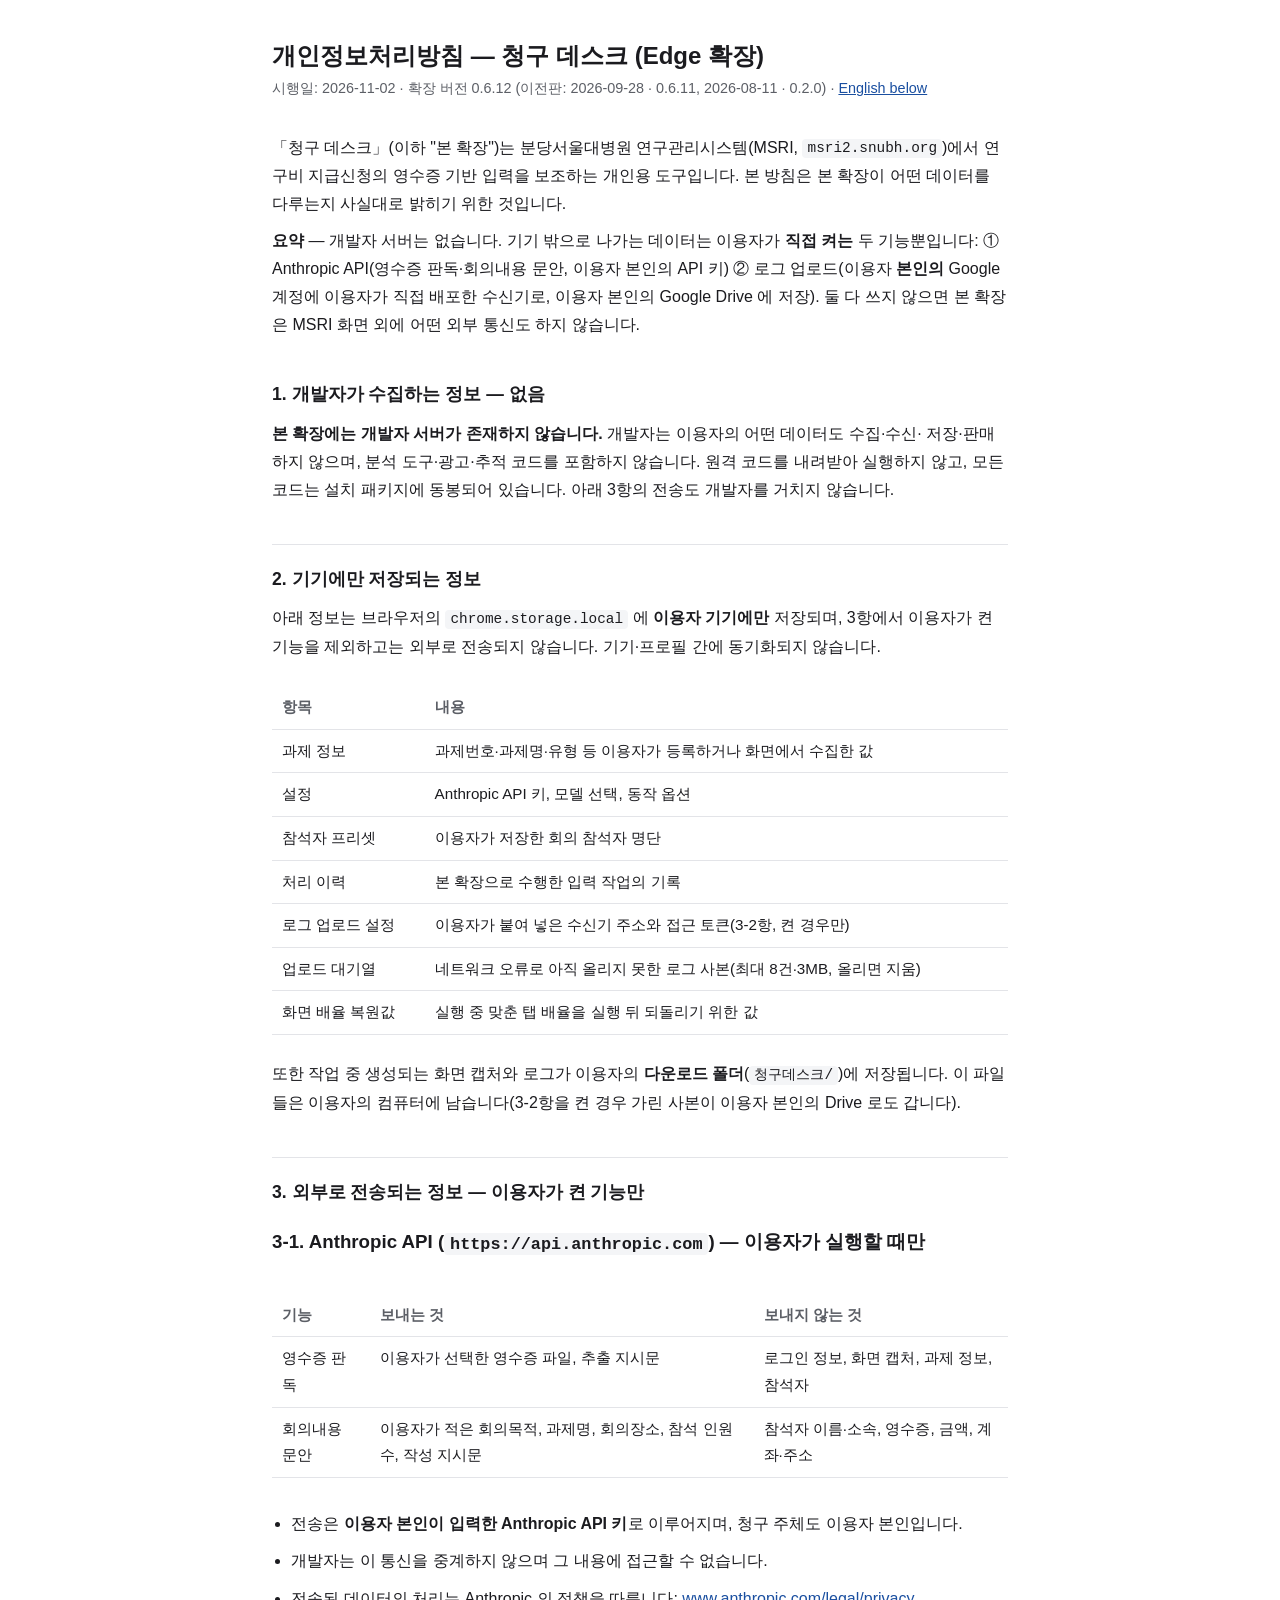
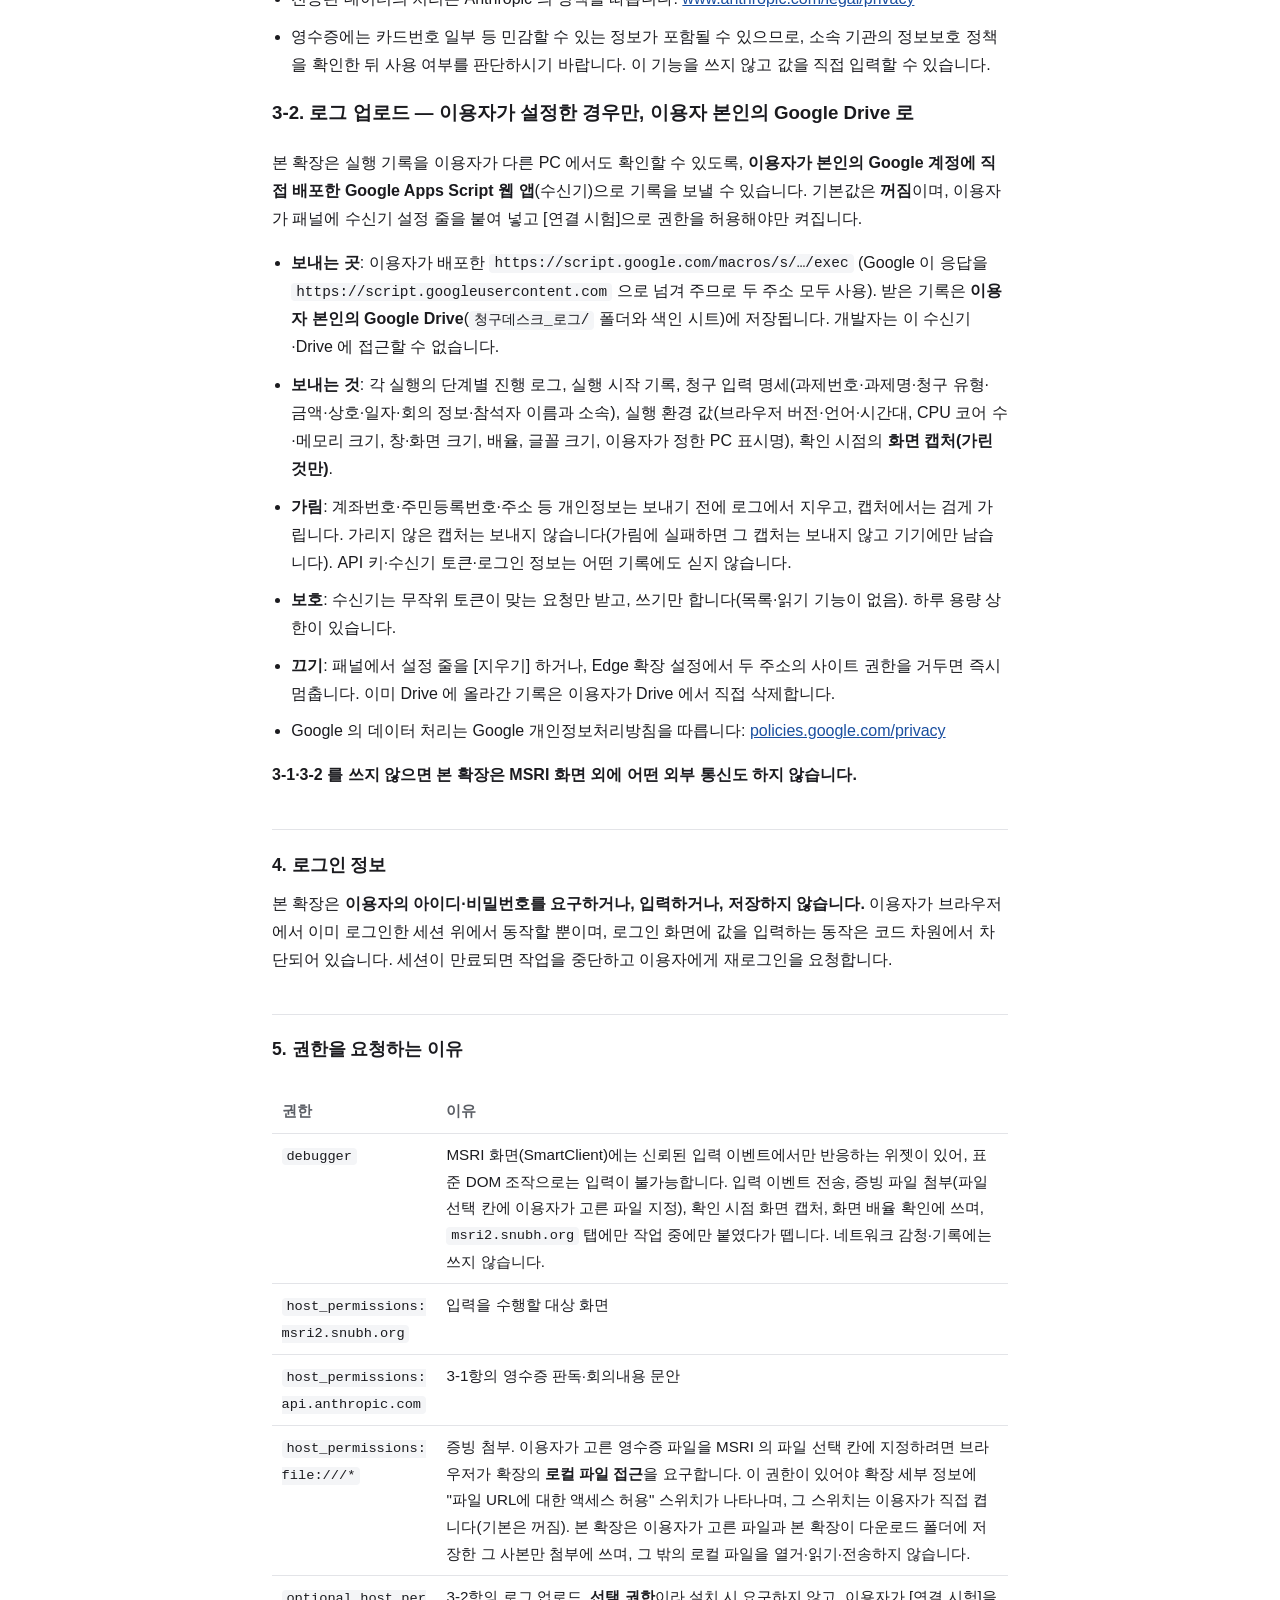
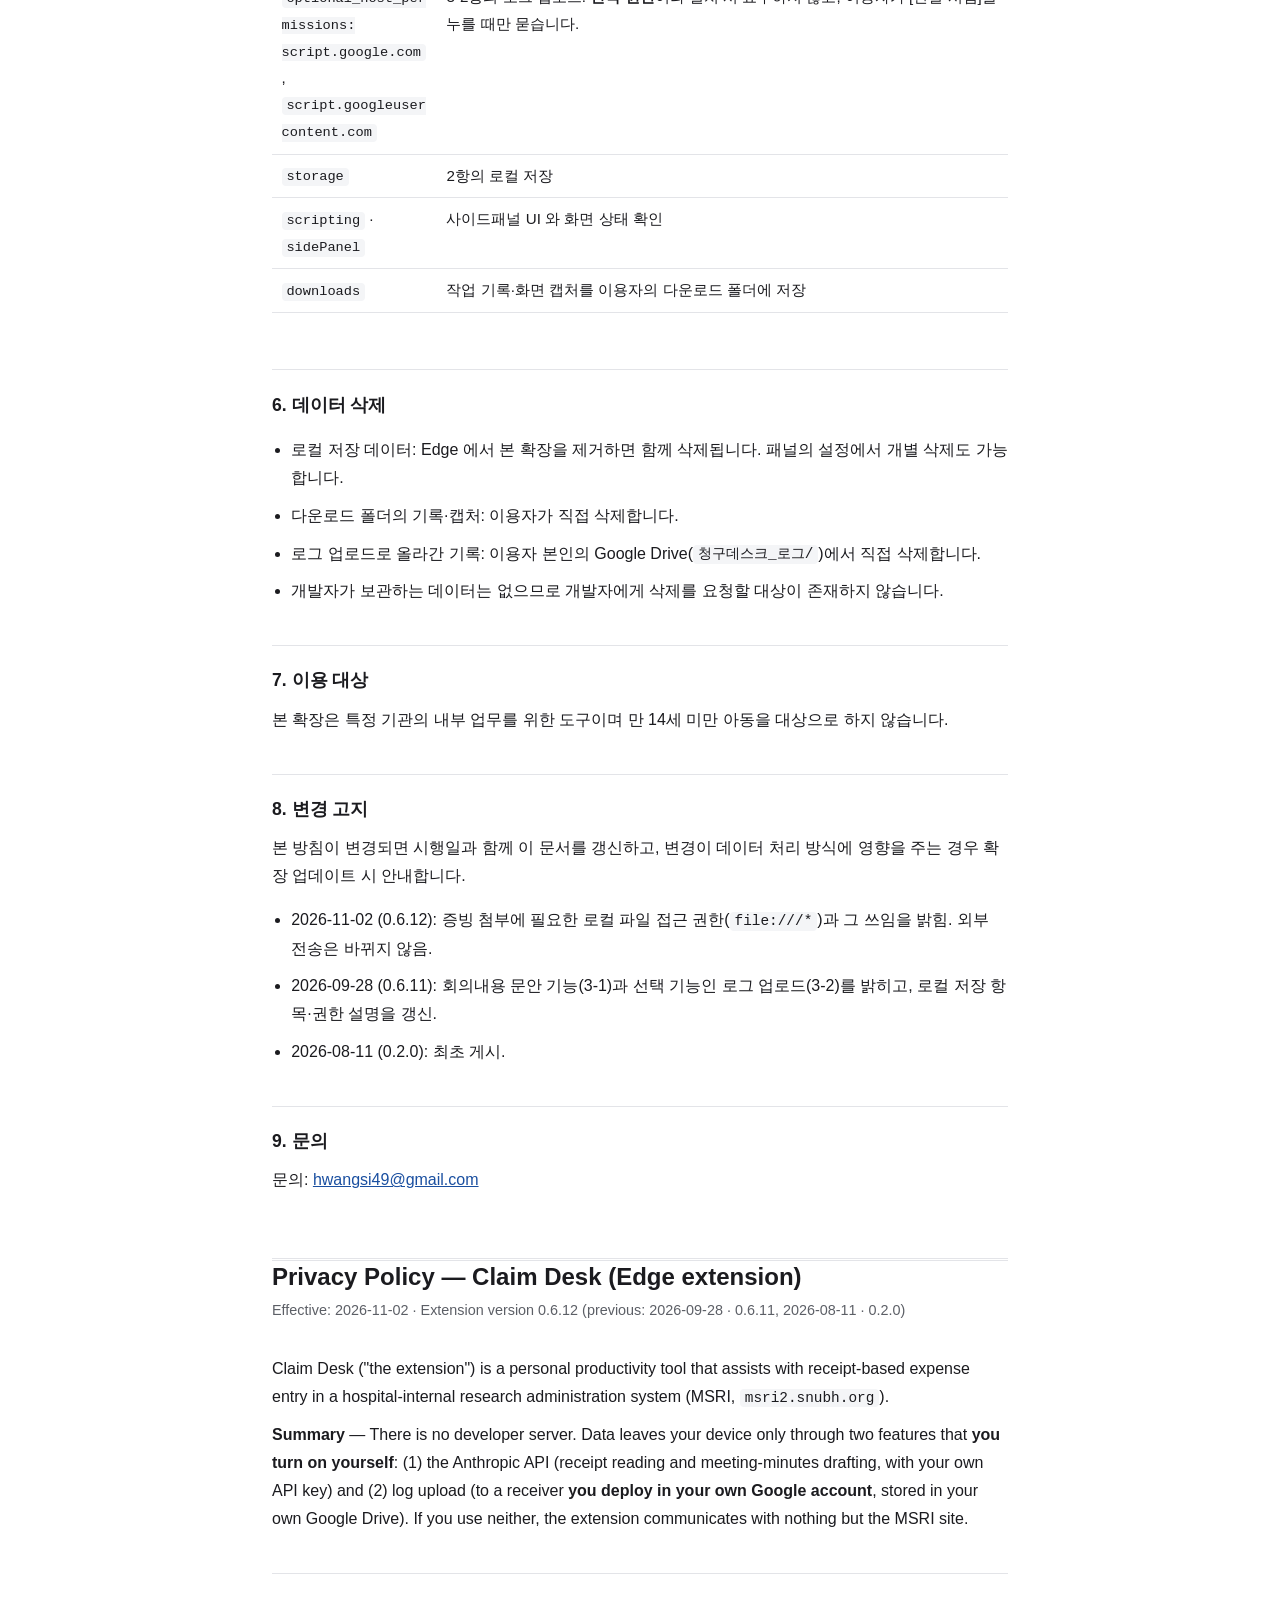
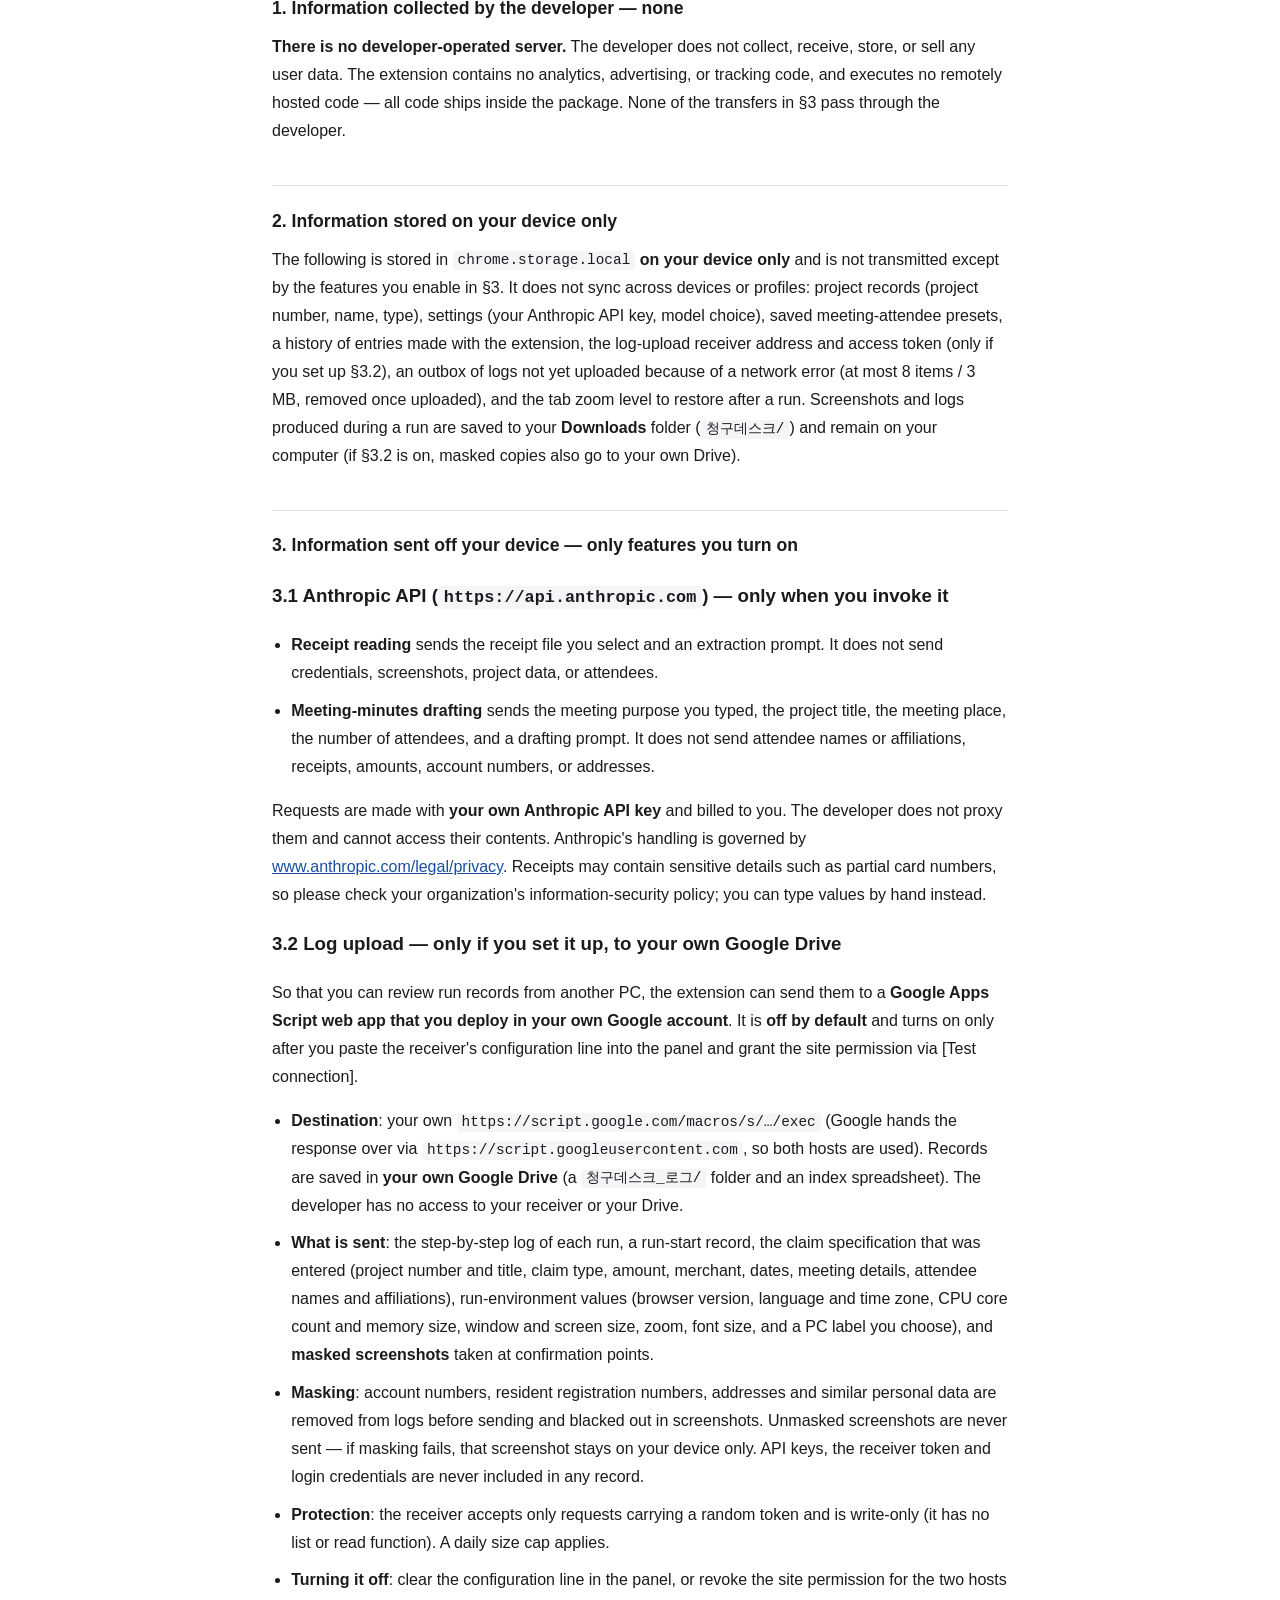
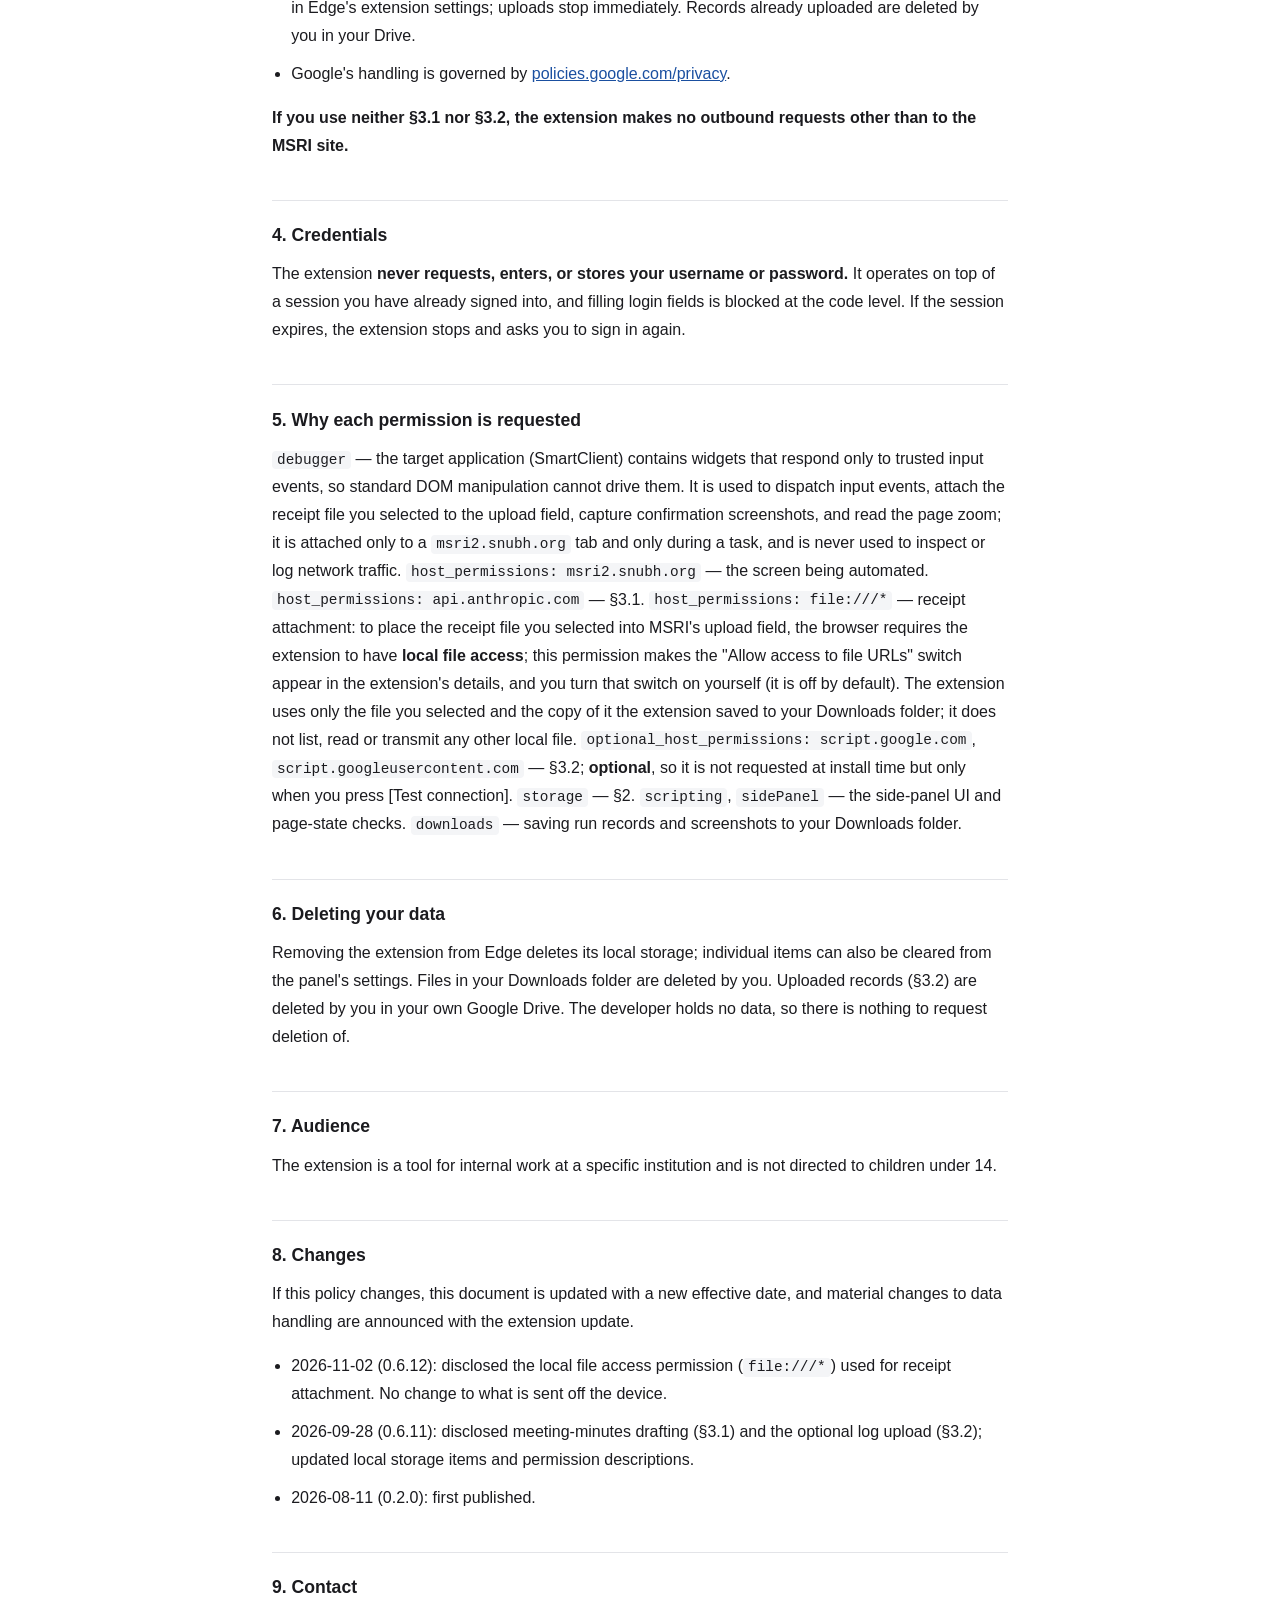
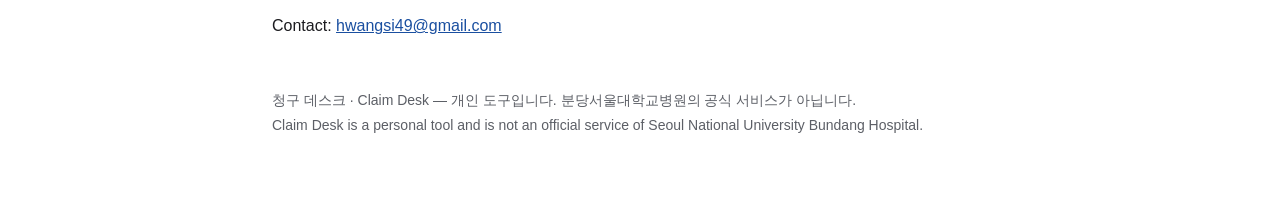
<file: claim-desk/privacy/index.html>
<!doctype html>
<html lang="ko">
<head>
<meta charset="utf-8">
<meta name="viewport" content="width=device-width, initial-scale=1">
<title>개인정보처리방침 — 청구 데스크 (Edge 확장) / Privacy Policy — Claim Desk</title>
<meta name="description" content="청구 데스크 Edge 확장의 개인정보처리방침. Privacy policy for the Claim Desk browser extension.">
<style>
  :root {
    color-scheme: light dark;
    --bg: #ffffff;
    --fg: #1b1b1f;
    --muted: #5c5f66;
    --rule: #e3e4e8;
    --accent: #1a4fa0;
    --code-bg: #f4f5f7;
  }
  @media (prefers-color-scheme: dark) {
    :root {
      --bg: #16181c;
      --fg: #e6e7ea;
      --muted: #9ca1aa;
      --rule: #2c2f36;
      --accent: #8ab4f8;
      --code-bg: #22252b;
    }
  }
  * { box-sizing: border-box; }
  body {
    margin: 0;
    padding: 2.5rem 1.25rem 5rem;
    background: var(--bg);
    color: var(--fg);
    font-family: -apple-system, BlinkMacSystemFont, "Segoe UI", "Malgun Gothic",
                 "Apple SD Gothic Neo", "Noto Sans KR", sans-serif;
    line-height: 1.75;
    font-size: 16px;
  }
  main { max-width: 46rem; margin: 0 auto; }
  h1 { font-size: 1.5rem; line-height: 1.35; margin: 0 0 .25rem; }
  h2 { font-size: 1.1rem; margin: 2.5rem 0 .6rem; padding-top: 1.2rem; border-top: 1px solid var(--rule); }
  h2:first-of-type { border-top: 0; padding-top: 0; }
  .eyebrow { color: var(--muted); font-size: .9rem; margin: 0 0 2rem; }
  p, li { margin: .6rem 0; }
  ul { padding-left: 1.2rem; }
  a { color: var(--accent); }
  code { background: var(--code-bg); padding: .1em .35em; border-radius: 4px; font-size: .9em; }
  main { overflow-wrap: anywhere; }
  table { border-collapse: collapse; width: 100%; margin: 1rem 0; font-size: .95rem; }
  th, td { text-align: left; vertical-align: top; padding: .5rem .6rem; border-bottom: 1px solid var(--rule); }
  th { white-space: nowrap; color: var(--muted); font-weight: 600; }
  .wrap { overflow-x: auto; }
  .lang-sep { margin: 4rem 0 0; border: 0; border-top: 3px double var(--rule); }
  footer { margin-top: 3rem; color: var(--muted); font-size: .875rem; }
</style>
</head>
<body>
<main>

<h1>개인정보처리방침 — 청구 데스크 (Edge 확장)</h1>

<p class="eyebrow">시행일: 2026-11-02 · 확장 버전 0.6.12 (이전판: 2026-09-28 · 0.6.11, 2026-08-11 · 0.2.0) · <a href="#en">English below</a></p>

<p>「청구 데스크」(이하 "본 확장")는 분당서울대병원 연구관리시스템(MSRI, <code>msri2.snubh.org</code>)에서 연구비 지급신청의 영수증 기반 입력을 보조하는 개인용 도구입니다. 본 방침은 본 확장이 어떤 데이터를 다루는지 사실대로 밝히기 위한 것입니다.</p>

<p><strong>요약</strong> — 개발자 서버는 없습니다. 기기 밖으로 나가는 데이터는 이용자가 <strong>직접 켜는</strong> 두 기능뿐입니다: ① Anthropic API(영수증 판독·회의내용 문안, 이용자 본인의 API 키) ② 로그 업로드(이용자 <strong>본인의</strong> Google 계정에 이용자가 직접 배포한 수신기로, 이용자 본인의 Google Drive 에 저장). 둘 다 쓰지 않으면 본 확장은 MSRI 화면 외에 어떤 외부 통신도 하지 않습니다.</p>

<h2>1. 개발자가 수집하는 정보 — 없음</h2>

<p><strong>본 확장에는 개발자 서버가 존재하지 않습니다.</strong> 개발자는 이용자의 어떤 데이터도 수집·수신· 저장·판매하지 않으며, 분석 도구·광고·추적 코드를 포함하지 않습니다. 원격 코드를 내려받아 실행하지 않고, 모든 코드는 설치 패키지에 동봉되어 있습니다. 아래 3항의 전송도 개발자를 거치지 않습니다.</p>

<h2>2. 기기에만 저장되는 정보</h2>

<p>아래 정보는 브라우저의 <code>chrome.storage.local</code> 에 <strong>이용자 기기에만</strong> 저장되며, 3항에서 이용자가 켠 기능을 제외하고는 외부로 전송되지 않습니다. 기기·프로필 간에 동기화되지 않습니다.</p>

<div class="wrap">
<table>
  <tr><th>항목</th><th>내용</th></tr>
  <tr><td>과제 정보</td><td>과제번호·과제명·유형 등 이용자가 등록하거나 화면에서 수집한 값</td></tr>
  <tr><td>설정</td><td>Anthropic API 키, 모델 선택, 동작 옵션</td></tr>
  <tr><td>참석자 프리셋</td><td>이용자가 저장한 회의 참석자 명단</td></tr>
  <tr><td>처리 이력</td><td>본 확장으로 수행한 입력 작업의 기록</td></tr>
  <tr><td>로그 업로드 설정</td><td>이용자가 붙여 넣은 수신기 주소와 접근 토큰(3-2항, 켠 경우만)</td></tr>
  <tr><td>업로드 대기열</td><td>네트워크 오류로 아직 올리지 못한 로그 사본(최대 8건·3MB, 올리면 지움)</td></tr>
  <tr><td>화면 배율 복원값</td><td>실행 중 맞춘 탭 배율을 실행 뒤 되돌리기 위한 값</td></tr>
</table>
</div>

<p>또한 작업 중 생성되는 화면 캡처와 로그가 이용자의 <strong>다운로드 폴더</strong>(<code>청구데스크/</code>)에 저장됩니다. 이 파일들은 이용자의 컴퓨터에 남습니다(3-2항을 켠 경우 가린 사본이 이용자 본인의 Drive 로도 갑니다).</p>

<h2>3. 외부로 전송되는 정보 — 이용자가 켠 기능만</h2>

<h3>3-1. Anthropic API (<code>https://api.anthropic.com</code>) — 이용자가 실행할 때만</h3>

<div class="wrap">
<table>
  <tr><th>기능</th><th>보내는 것</th><th>보내지 않는 것</th></tr>
  <tr><td>영수증 판독</td><td>이용자가 선택한 영수증 파일, 추출 지시문</td><td>로그인 정보, 화면 캡처, 과제 정보, 참석자</td></tr>
  <tr><td>회의내용 문안</td><td>이용자가 적은 회의목적, 과제명, 회의장소, 참석 인원 수, 작성 지시문</td><td>참석자 이름·소속, 영수증, 금액, 계좌·주소</td></tr>
</table>
</div>

<ul>
  <li>전송은 <strong>이용자 본인이 입력한 Anthropic API 키</strong>로 이루어지며, 청구 주체도 이용자 본인입니다.</li>
  <li>개발자는 이 통신을 중계하지 않으며 그 내용에 접근할 수 없습니다.</li>
  <li>전송된 데이터의 처리는 Anthropic 의 정책을 따릅니다: <a href="https://www.anthropic.com/legal/privacy">www.anthropic.com/legal/privacy</a></li>
  <li>영수증에는 카드번호 일부 등 민감할 수 있는 정보가 포함될 수 있으므로, 소속 기관의 정보보호 정책을 확인한 뒤 사용 여부를 판단하시기 바랍니다. 이 기능을 쓰지 않고 값을 직접 입력할 수 있습니다.</li>
</ul>

<h3>3-2. 로그 업로드 — 이용자가 설정한 경우만, 이용자 본인의 Google Drive 로</h3>

<p>본 확장은 실행 기록을 이용자가 다른 PC 에서도 확인할 수 있도록, <strong>이용자가 본인의 Google 계정에 직접 배포한 Google Apps Script 웹 앱</strong>(수신기)으로 기록을 보낼 수 있습니다. 기본값은 <strong>꺼짐</strong>이며, 이용자가 패널에 수신기 설정 줄을 붙여 넣고 [연결 시험]으로 권한을 허용해야만 켜집니다.</p>

<ul>
  <li><strong>보내는 곳</strong>: 이용자가 배포한 <code>https://script.google.com/macros/s/…/exec</code> (Google 이 응답을 <code>https://script.googleusercontent.com</code> 으로 넘겨 주므로 두 주소 모두 사용). 받은 기록은 <strong>이용자 본인의 Google Drive</strong>(<code>청구데스크_로그/</code> 폴더와 색인 시트)에 저장됩니다. 개발자는 이 수신기·Drive 에 접근할 수 없습니다.</li>
  <li><strong>보내는 것</strong>: 각 실행의 단계별 진행 로그, 실행 시작 기록, 청구 입력 명세(과제번호·과제명·청구 유형· 금액·상호·일자·회의 정보·참석자 이름과 소속), 실행 환경 값(브라우저 버전·언어·시간대, CPU 코어 수·메모리 크기, 창·화면 크기, 배율, 글꼴 크기, 이용자가 정한 PC 표시명), 확인 시점의 <strong>화면 캡처(가린 것만)</strong>.</li>
  <li><strong>가림</strong>: 계좌번호·주민등록번호·주소 등 개인정보는 보내기 전에 로그에서 지우고, 캡처에서는 검게 가립니다. 가리지 않은 캡처는 보내지 않습니다(가림에 실패하면 그 캡처는 보내지 않고 기기에만 남습니다). API 키·수신기 토큰·로그인 정보는 어떤 기록에도 싣지 않습니다.</li>
  <li><strong>보호</strong>: 수신기는 무작위 토큰이 맞는 요청만 받고, 쓰기만 합니다(목록·읽기 기능이 없음). 하루 용량 상한이 있습니다.</li>
  <li><strong>끄기</strong>: 패널에서 설정 줄을 [지우기] 하거나, Edge 확장 설정에서 두 주소의 사이트 권한을 거두면 즉시 멈춥니다. 이미 Drive 에 올라간 기록은 이용자가 Drive 에서 직접 삭제합니다.</li>
  <li>Google 의 데이터 처리는 Google 개인정보처리방침을 따릅니다: <a href="https://policies.google.com/privacy">policies.google.com/privacy</a></li>
</ul>

<p><strong>3-1·3-2 를 쓰지 않으면 본 확장은 MSRI 화면 외에 어떤 외부 통신도 하지 않습니다.</strong></p>

<h2>4. 로그인 정보</h2>

<p>본 확장은 <strong>이용자의 아이디·비밀번호를 요구하거나, 입력하거나, 저장하지 않습니다.</strong> 이용자가 브라우저에서 이미 로그인한 세션 위에서 동작할 뿐이며, 로그인 화면에 값을 입력하는 동작은 코드 차원에서 차단되어 있습니다. 세션이 만료되면 작업을 중단하고 이용자에게 재로그인을 요청합니다.</p>

<h2>5. 권한을 요청하는 이유</h2>

<div class="wrap">
<table>
  <tr><th>권한</th><th>이유</th></tr>
  <tr><td><code>debugger</code></td><td>MSRI 화면(SmartClient)에는 신뢰된 입력 이벤트에서만 반응하는 위젯이 있어, 표준 DOM 조작으로는 입력이 불가능합니다. 입력 이벤트 전송, 증빙 파일 첨부(파일 선택 칸에 이용자가 고른 파일 지정), 확인 시점 화면 캡처, 화면 배율 확인에 쓰며, <code>msri2.snubh.org</code> 탭에만 작업 중에만 붙였다가 뗍니다. 네트워크 감청·기록에는 쓰지 않습니다.</td></tr>
  <tr><td><code>host_permissions: msri2.snubh.org</code></td><td>입력을 수행할 대상 화면</td></tr>
  <tr><td><code>host_permissions: api.anthropic.com</code></td><td>3-1항의 영수증 판독·회의내용 문안</td></tr>
  <tr><td><code>host_permissions: file:///*</code></td><td>증빙 첨부. 이용자가 고른 영수증 파일을 MSRI 의 파일 선택 칸에 지정하려면 브라우저가 확장의 <strong>로컬 파일 접근</strong>을 요구합니다. 이 권한이 있어야 확장 세부 정보에 "파일 URL에 대한 액세스 허용" 스위치가 나타나며, 그 스위치는 이용자가 직접 켭니다(기본은 꺼짐). 본 확장은 이용자가 고른 파일과 본 확장이 다운로드 폴더에 저장한 그 사본만 첨부에 쓰며, 그 밖의 로컬 파일을 열거·읽기·전송하지 않습니다.</td></tr>
  <tr><td><code>optional_host_permissions: script.google.com</code>, <code>script.googleusercontent.com</code></td><td>3-2항의 로그 업로드. <strong>선택 권한</strong>이라 설치 시 요구하지 않고, 이용자가 [연결 시험]을 누를 때만 묻습니다.</td></tr>
  <tr><td><code>storage</code></td><td>2항의 로컬 저장</td></tr>
  <tr><td><code>scripting</code> · <code>sidePanel</code></td><td>사이드패널 UI 와 화면 상태 확인</td></tr>
  <tr><td><code>downloads</code></td><td>작업 기록·화면 캡처를 이용자의 다운로드 폴더에 저장</td></tr>
</table>
</div>

<h2>6. 데이터 삭제</h2>

<ul>
  <li>로컬 저장 데이터: Edge 에서 본 확장을 제거하면 함께 삭제됩니다. 패널의 설정에서 개별 삭제도 가능합니다.</li>
  <li>다운로드 폴더의 기록·캡처: 이용자가 직접 삭제합니다.</li>
  <li>로그 업로드로 올라간 기록: 이용자 본인의 Google Drive(<code>청구데스크_로그/</code>)에서 직접 삭제합니다.</li>
  <li>개발자가 보관하는 데이터는 없으므로 개발자에게 삭제를 요청할 대상이 존재하지 않습니다.</li>
</ul>

<h2>7. 이용 대상</h2>

<p>본 확장은 특정 기관의 내부 업무를 위한 도구이며 만 14세 미만 아동을 대상으로 하지 않습니다.</p>

<h2>8. 변경 고지</h2>

<p>본 방침이 변경되면 시행일과 함께 이 문서를 갱신하고, 변경이 데이터 처리 방식에 영향을 주는 경우 확장 업데이트 시 안내합니다.</p>

<ul>
  <li>2026-11-02 (0.6.12): 증빙 첨부에 필요한 로컬 파일 접근 권한(<code>file:///*</code>)과 그 쓰임을 밝힘. 외부 전송은 바뀌지 않음.</li>
  <li>2026-09-28 (0.6.11): 회의내용 문안 기능(3-1)과 선택 기능인 로그 업로드(3-2)를 밝히고, 로컬 저장 항목·권한 설명을 갱신.</li>
  <li>2026-08-11 (0.2.0): 최초 게시.</li>
</ul>

<h2>9. 문의</h2>

<p>문의: <a href="mailto:hwangsi49@gmail.com">hwangsi49@gmail.com</a></p>

<hr class="lang-sep" id="en">

<h1>Privacy Policy — Claim Desk (Edge extension)</h1>

<p class="eyebrow">Effective: 2026-11-02 · Extension version 0.6.12 (previous: 2026-09-28 · 0.6.11, 2026-08-11 · 0.2.0)</p>

<p>Claim Desk ("the extension") is a personal productivity tool that assists with receipt-based expense entry in a hospital-internal research administration system (MSRI, <code>msri2.snubh.org</code>).</p>

<p><strong>Summary</strong> — There is no developer server. Data leaves your device only through two features that <strong>you turn on yourself</strong>: (1) the Anthropic API (receipt reading and meeting-minutes drafting, with your own API key) and (2) log upload (to a receiver <strong>you deploy in your own Google account</strong>, stored in your own Google Drive). If you use neither, the extension communicates with nothing but the MSRI site.</p>

<h2>1. Information collected by the developer — none</h2>

<p><strong>There is no developer-operated server.</strong> The developer does not collect, receive, store, or sell any user data. The extension contains no analytics, advertising, or tracking code, and executes no remotely hosted code — all code ships inside the package. None of the transfers in §3 pass through the developer.</p>

<h2>2. Information stored on your device only</h2>

<p>The following is stored in <code>chrome.storage.local</code> <strong>on your device only</strong> and is not transmitted except by the features you enable in §3. It does not sync across devices or profiles: project records (project number, name, type), settings (your Anthropic API key, model choice), saved meeting-attendee presets, a history of entries made with the extension, the log-upload receiver address and access token (only if you set up §3.2), an outbox of logs not yet uploaded because of a network error (at most 8 items / 3 MB, removed once uploaded), and the tab zoom level to restore after a run. Screenshots and logs produced during a run are saved to your <strong>Downloads</strong> folder (<code>청구데스크/</code>) and remain on your computer (if §3.2 is on, masked copies also go to your own Drive).</p>

<h2>3. Information sent off your device — only features you turn on</h2>

<h3>3.1 Anthropic API (<code>https://api.anthropic.com</code>) — only when you invoke it</h3>

<ul>
  <li><strong>Receipt reading</strong> sends the receipt file you select and an extraction prompt. It does not send credentials, screenshots, project data, or attendees.</li>
  <li><strong>Meeting-minutes drafting</strong> sends the meeting purpose you typed, the project title, the meeting place, the number of attendees, and a drafting prompt. It does not send attendee names or affiliations, receipts, amounts, account numbers, or addresses.</li>
</ul>

<p>Requests are made with <strong>your own Anthropic API key</strong> and billed to you. The developer does not proxy them and cannot access their contents. Anthropic's handling is governed by <a href="https://www.anthropic.com/legal/privacy">www.anthropic.com/legal/privacy</a>. Receipts may contain sensitive details such as partial card numbers, so please check your organization's information-security policy; you can type values by hand instead.</p>

<h3>3.2 Log upload — only if you set it up, to your own Google Drive</h3>

<p>So that you can review run records from another PC, the extension can send them to a <strong>Google Apps Script web app that you deploy in your own Google account</strong>. It is <strong>off by default</strong> and turns on only after you paste the receiver's configuration line into the panel and grant the site permission via [Test connection].</p>

<ul>
  <li><strong>Destination</strong>: your own <code>https://script.google.com/macros/s/…/exec</code> (Google hands the response over via <code>https://script.googleusercontent.com</code>, so both hosts are used). Records are saved in <strong>your own Google Drive</strong> (a <code>청구데스크_로그/</code> folder and an index spreadsheet). The developer has no access to your receiver or your Drive.</li>
  <li><strong>What is sent</strong>: the step-by-step log of each run, a run-start record, the claim specification that was entered (project number and title, claim type, amount, merchant, dates, meeting details, attendee names and affiliations), run-environment values (browser version, language and time zone, CPU core count and memory size, window and screen size, zoom, font size, and a PC label you choose), and <strong>masked screenshots</strong> taken at confirmation points.</li>
  <li><strong>Masking</strong>: account numbers, resident registration numbers, addresses and similar personal data are removed from logs before sending and blacked out in screenshots. Unmasked screenshots are never sent — if masking fails, that screenshot stays on your device only. API keys, the receiver token and login credentials are never included in any record.</li>
  <li><strong>Protection</strong>: the receiver accepts only requests carrying a random token and is write-only (it has no list or read function). A daily size cap applies.</li>
  <li><strong>Turning it off</strong>: clear the configuration line in the panel, or revoke the site permission for the two hosts in Edge's extension settings; uploads stop immediately. Records already uploaded are deleted by you in your Drive.</li>
  <li>Google's handling is governed by <a href="https://policies.google.com/privacy">policies.google.com/privacy</a>.</li>
</ul>

<p><strong>If you use neither §3.1 nor §3.2, the extension makes no outbound requests other than to the MSRI site.</strong></p>

<h2>4. Credentials</h2>

<p>The extension <strong>never requests, enters, or stores your username or password.</strong> It operates on top of a session you have already signed into, and filling login fields is blocked at the code level. If the session expires, the extension stops and asks you to sign in again.</p>

<h2>5. Why each permission is requested</h2>

<p><code>debugger</code> — the target application (SmartClient) contains widgets that respond only to trusted input events, so standard DOM manipulation cannot drive them. It is used to dispatch input events, attach the receipt file you selected to the upload field, capture confirmation screenshots, and read the page zoom; it is attached only to a <code>msri2.snubh.org</code> tab and only during a task, and is never used to inspect or log network traffic. <code>host_permissions: msri2.snubh.org</code> — the screen being automated. <code>host_permissions: api.anthropic.com</code> — §3.1. <code>host_permissions: file:///*</code> — receipt attachment: to place the receipt file you selected into MSRI's upload field, the browser requires the extension to have <strong>local file access</strong>; this permission makes the "Allow access to file URLs" switch appear in the extension's details, and you turn that switch on yourself (it is off by default). The extension uses only the file you selected and the copy of it the extension saved to your Downloads folder; it does not list, read or transmit any other local file. <code>optional_host_permissions: script.google.com</code>, <code>script.googleusercontent.com</code> — §3.2; <strong>optional</strong>, so it is not requested at install time but only when you press [Test connection]. <code>storage</code> — §2. <code>scripting</code>, <code>sidePanel</code> — the side-panel UI and page-state checks. <code>downloads</code> — saving run records and screenshots to your Downloads folder.</p>

<h2>6. Deleting your data</h2>

<p>Removing the extension from Edge deletes its local storage; individual items can also be cleared from the panel's settings. Files in your Downloads folder are deleted by you. Uploaded records (§3.2) are deleted by you in your own Google Drive. The developer holds no data, so there is nothing to request deletion of.</p>

<h2>7. Audience</h2>

<p>The extension is a tool for internal work at a specific institution and is not directed to children under 14.</p>

<h2>8. Changes</h2>

<p>If this policy changes, this document is updated with a new effective date, and material changes to data handling are announced with the extension update.</p>

<ul>
  <li>2026-11-02 (0.6.12): disclosed the local file access permission (<code>file:///*</code>) used for receipt attachment. No change to what is sent off the device.</li>
  <li>2026-09-28 (0.6.11): disclosed meeting-minutes drafting (§3.1) and the optional log upload (§3.2); updated local storage items and permission descriptions.</li>
  <li>2026-08-11 (0.2.0): first published.</li>
</ul>

<h2>9. Contact</h2>

<p>Contact: <a href="mailto:hwangsi49@gmail.com">hwangsi49@gmail.com</a></p>

<footer>청구 데스크 · Claim Desk — 개인 도구입니다. 분당서울대학교병원의 공식 서비스가 아닙니다.<br>
Claim Desk is a personal tool and is not an official service of Seoul National University Bundang Hospital.</footer>

</main>
</body>
</html>
</file>
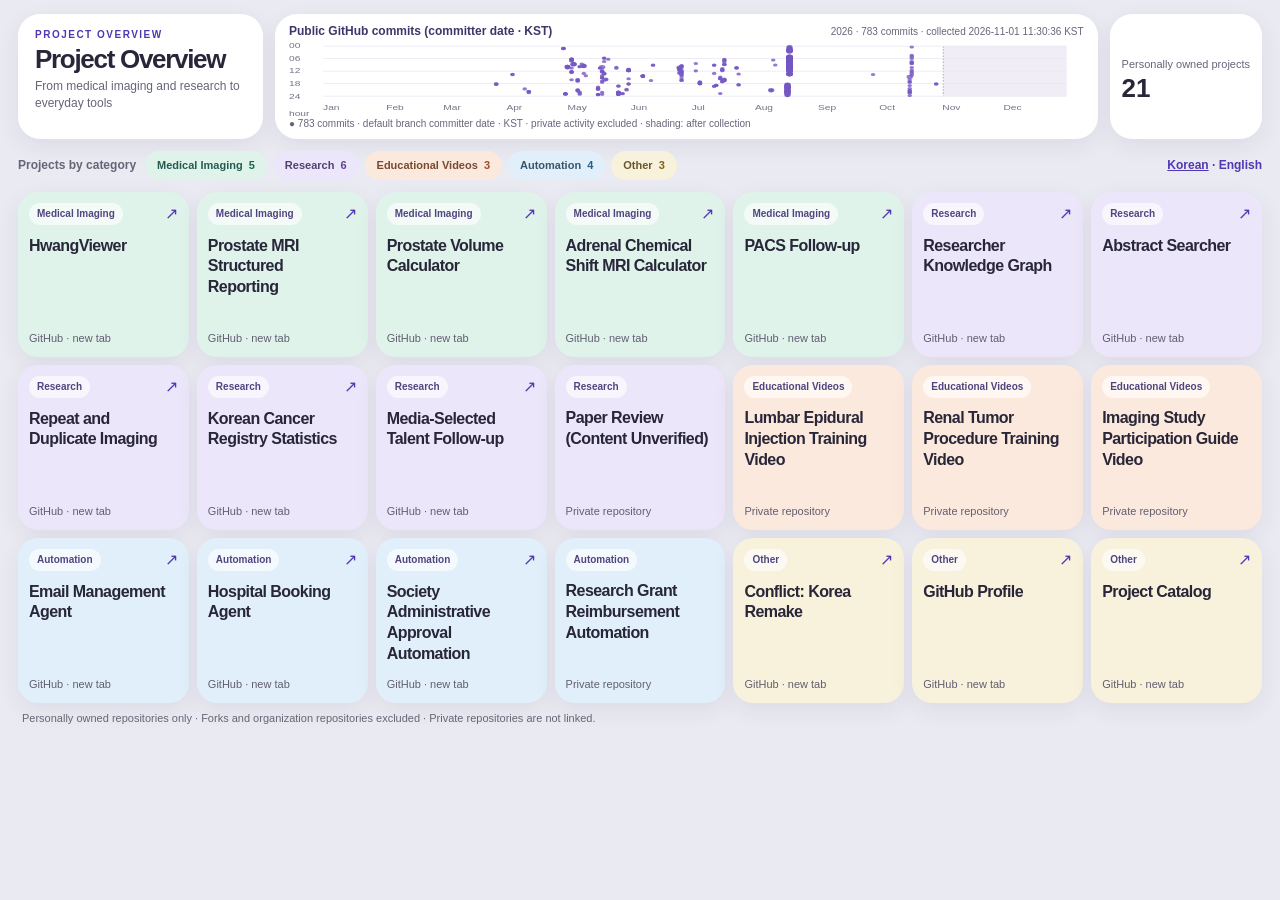
<file: project-overview-en.html>
<!DOCTYPE html>
<html lang="en"><head><meta charset="utf-8"/><meta content="width=device-width, initial-scale=1" name="viewport"/><title>Project Overview</title><style>
:root{color-scheme:light;--bg:#eaeaf2;--ink:#282639;--muted:#666577;--purple:#5138b2;--shadow:0 7px 23px rgba(50,40,90,.07)}*{box-sizing:border-box}body{margin:0;background:var(--bg);color:var(--ink);font-family:-apple-system,BlinkMacSystemFont,"Apple SD Gothic Neo","Malgun Gothic",sans-serif;line-height:1.4}.page{max-width:1320px;margin:auto;padding:20px 26px 18px}.top{display:flex;gap:12px;margin-bottom:12px}.hero,.stat{background:#fff;border-radius:22px;box-shadow:var(--shadow);padding:14px 20px}.hero{flex:1}.eyebrow{margin:0 0 2px;color:var(--purple);font-weight:800;font-size:10px;letter-spacing:.15em}h1{font-size:26px;letter-spacing:-.05em;line-height:1.2;margin:0 0 3px}.hero p:last-child{color:var(--muted);font-size:12px;margin:0}.stat{display:flex;align-items:center;gap:16px;min-width:150px}.stat-label{font-size:11px;color:var(--muted)}.stat strong{display:block;font-size:26px;line-height:1}.stat-icon{display:grid;place-items:center;background:var(--purple);color:#fff;width:34px;height:34px;border-radius:12px;font-size:16px}.overview{display:flex;align-items:center;flex-wrap:wrap;gap:6px;margin:0 0 12px}.overview-title{font-size:12px;color:var(--muted);font-weight:700;margin-right:3px}.chip{background:#fff;color:#4d4862;border-radius:100px;padding:5px 10px;font-size:11px;font-weight:700}.chip b{color:var(--purple);margin-left:3px}.grid{display:grid;grid-template-columns:repeat(7,minmax(0,1fr));gap:10px}.card{min-width:0;aspect-ratio:1.1;min-height:145px;border-radius:20px;box-shadow:var(--shadow);padding:15px;display:flex;flex-direction:column;text-decoration:none;color:inherit}.medical{background:#dff3eb}.research{background:#ece6fa}.education{background:#fce9dd}.automation{background:#e1effa}.other{background:#f8f1dc}.card-top{display:flex;align-items:center;justify-content:space-between;gap:5px}.label{font-size:11px;font-weight:800;color:#51457f;background:rgba(255,255,255,.63);border-radius:100px;padding:4px 8px;white-space:nowrap}.arrow{font-size:16px;color:var(--purple)}h3{font-size:15px;line-height:1.35;letter-spacing:-.035em;margin:13px 0 6px;overflow-wrap:anywhere}.card-bottom{font-size:11px;color:#625e70;margin-top:auto}a.card{transition:transform .18s,box-shadow .18s}a.card:hover{transform:translateY(-3px);box-shadow:0 12px 26px rgba(50,40,90,.14)}a.card:focus-visible{outline:3px solid var(--purple);outline-offset:3px}.notice{font-size:11px;color:var(--muted);margin:12px 4px 0}@media(max-width:900px){.grid{grid-template-columns:repeat(4,minmax(0,1fr))}}@media(max-width:600px){.page{padding:16px}.top{gap:8px}.hero,.stat{padding:14px}.stat{min-width:100px;gap:8px}.stat-icon{display:none}h1{font-size:21px}.grid{grid-template-columns:repeat(2,minmax(0,1fr));gap:9px}.card{min-height:150px;aspect-ratio:auto}.overview-title{width:100%}}

.page{max-width:1400px;padding:14px 18px 12px}.top{align-items:stretch}.hero{flex:0 0 245px;padding:14px 17px}.stat{min-width:100px;padding:12px;gap:8px}.stat-icon{display:none}.activity{flex:1;min-width:0;background:#fff;border-radius:22px;box-shadow:var(--shadow);padding:9px 14px 8px}.activity-head{display:flex;align-items:baseline;justify-content:space-between;gap:8px}.activity-head strong{font-size:12px;color:#3f356a}.activity-meta,.activity-status{font-size:10px;color:#696579}.activity-status{min-height:14px}.activity svg{display:block;width:100%;height:77px;overflow:visible}.grid{gap:8px}.card{padding:12px;min-height:137px;aspect-ratio:1.17}.card h3{font-size:16px;line-height:1.3;letter-spacing:-.04em;margin:10px 0 5px;word-break:keep-all;overflow-wrap:break-word}.activity .dot{fill:#7559c4;opacity:.8;transition:opacity .15s,fill .15s}.activity .dot.dim{display:none}.activity .dot.match{fill:#4b2ca4;opacity:1;stroke:#fff;stroke-width:1}.activity .axis{fill:#777185;font-size:9px}.activity .guide{stroke:#e9e6f2;stroke-width:1}.activity .legend{fill:#7559c4}.notice{margin-top:8px}@media(max-width:900px){.top{flex-wrap:wrap}.hero{flex:1}.activity{order:3;flex-basis:100%}.grid{grid-template-columns:repeat(4,minmax(0,1fr))}}@media(max-width:600px){.page{padding:14px}.hero{flex:1 1 60%}.stat{flex:0 0 90px}.activity{padding:10px;overflow:hidden}.activity svg{height:95px}.grid{grid-template-columns:repeat(2,minmax(0,1fr))}.card{min-height:140px;aspect-ratio:auto}.card h3{font-size:16px}}

/* Category controls retain their identity without changing the card layout. */
.chip{border:2px solid transparent;cursor:pointer;font-family:inherit;line-height:1.4;transition:box-shadow .15s,border-color .15s}
.chip-medical{background:#dff3eb;color:#245c4e}.chip-medical b{color:#14684f}
.chip-research{background:#ece6fa;color:#504173}.chip-research b{color:#604391}
.chip-education{background:#fce9dd;color:#784931}.chip-education b{color:#9a4e28}
.chip-automation{background:#e1effa;color:#36566e}.chip-automation b{color:#245f8d}
.chip-other{background:#f8f1dc;color:#67582c}.chip-other b{color:#80620f}
.chip[aria-pressed="true"]{border-color:currentColor;box-shadow:0 0 0 2px white}
.chip[aria-pressed="true"]::after{content:" ✓"}
.chip:focus-visible{outline:3px solid #352080;outline-offset:3px}
.card.category-muted{background:#e4e4e7;color:#55555d}
.card.category-muted .label{background:#f4f4f5;color:#55555d}
.card.category-muted .arrow,.card.category-muted .card-bottom,.card.category-muted h3{color:#55555d}
@media(max-width:600px){.overview{gap:6px}.overview-title{flex-basis:100%}.chip{max-width:100%;white-space:normal}}

.language-switch{margin-left:auto;font-size:12px;font-weight:700;color:#5138b2;white-space:nowrap}.language-switch a{color:inherit}.language-switch a:focus-visible{outline:3px solid #352080;outline-offset:3px}

/* Keep English project names readable within the existing compact grid. */
.card h3{letter-spacing:-.035em;word-break:normal;overflow-wrap:normal}.card{padding:11px;aspect-ratio:auto;min-height:165px}.label{font-size:10px}@media(max-width:600px){.card h3{overflow-wrap:anywhere}.language-switch{margin-left:0}}
</style></head><body><main class="page">
<header class="top"><div class="hero"><p class="eyebrow">PROJECT OVERVIEW</p><h1>Project Overview</h1><p>From medical imaging and research to everyday tools</p></div><section class="activity" aria-label="Public repository commit activity"><div class="activity-head"><strong>Public GitHub commits (committer date · KST)</strong><span class="activity-meta" id="activity-meta"></span></div><svg id="activity-chart" role="img" aria-label="Public repository commits by date and time"></svg><div class="activity-status" id="activity-status" aria-live="polite">● 1 commit · public default branches · private activity excluded</div></section><div class="stat"><div><span class="stat-label">Personally owned projects</span><strong>21</strong></div><span aria-hidden="true" class="stat-icon">↗</span></div></header>
<div class="overview"><span class="overview-title">Projects by category</span>
<button class="chip chip-medical" type="button" data-category="medical" aria-pressed="false">Medical Imaging <b>5</b></button>
<button class="chip chip-research" type="button" data-category="research" aria-pressed="false">Research <b>6</b></button>
<button class="chip chip-education" type="button" data-category="education" aria-pressed="false">Educational Videos <b>3</b></button>
<button class="chip chip-automation" type="button" data-category="automation" aria-pressed="false">Automation <b>4</b></button>
<button class="chip chip-other" type="button" data-category="other" aria-pressed="false">Other <b>3</b></button>
<nav class="language-switch" aria-label="Language"><a href="project-overview.html" hreflang="ko" lang="ko">Korean</a> · <span lang="en" aria-current="page">English</span></nav></div>
<div aria-label="Project list" class="grid"><a aria-label="HwangViewer — GitHub repository (opens in new tab)" class="card medical" href="https://github.com/hwangsi/dicom-viewer" rel="noopener noreferrer" target="_blank"><div class="card-top"><span class="label">Medical Imaging</span><span aria-hidden="true" class="arrow">↗</span></div><h3>HwangViewer</h3><span class="card-bottom">GitHub · new tab</span></a><a aria-label="Prostate MRI Structured Reporting — GitHub repository (opens in new tab)" class="card medical" href="https://github.com/hwangsi/PIRADSreport" rel="noopener noreferrer" target="_blank"><div class="card-top"><span class="label">Medical Imaging</span><span aria-hidden="true" class="arrow">↗</span></div><h3>Prostate MRI Structured Reporting</h3><span class="card-bottom">GitHub · new tab</span></a><a aria-label="Prostate Volume Calculator — GitHub repository (opens in new tab)" class="card medical" href="https://github.com/hwangsi/ProstateMRICalculator" rel="noopener noreferrer" target="_blank"><div class="card-top"><span class="label">Medical Imaging</span><span aria-hidden="true" class="arrow">↗</span></div><h3>Prostate Volume Calculator</h3><span class="card-bottom">GitHub · new tab</span></a><a aria-label="Adrenal Chemical Shift MRI Calculator — GitHub repository (opens in new tab)" class="card medical" href="https://github.com/hwangsi/adrenalMRCalc" rel="noopener noreferrer" target="_blank"><div class="card-top"><span class="label">Medical Imaging</span><span aria-hidden="true" class="arrow">↗</span></div><h3>Adrenal Chemical Shift MRI Calculator</h3><span class="card-bottom">GitHub · new tab</span></a><a aria-label="PACS Follow-up — GitHub repository (opens in new tab)" class="card medical" href="https://github.com/hwangsi/PACSFollowup" rel="noopener noreferrer" target="_blank"><div class="card-top"><span class="label">Medical Imaging</span><span aria-hidden="true" class="arrow">↗</span></div><h3>PACS Follow-up</h3><span class="card-bottom">GitHub · new tab</span></a><a aria-label="Researcher Knowledge Graph — GitHub repository (opens in new tab)" class="card research" href="https://github.com/hwangsi/researcher-kg" rel="noopener noreferrer" target="_blank"><div class="card-top"><span class="label">Research</span><span aria-hidden="true" class="arrow">↗</span></div><h3>Researcher Knowledge Graph</h3><span class="card-bottom">GitHub · new tab</span></a><a aria-label="Abstract Searcher — GitHub repository (opens in new tab)" class="card research" href="https://github.com/hwangsi/Abstract-searchme" rel="noopener noreferrer" target="_blank"><div class="card-top"><span class="label">Research</span><span aria-hidden="true" class="arrow">↗</span></div><h3>Abstract Searcher</h3><span class="card-bottom">GitHub · new tab</span></a><a aria-label="Repeat and Duplicate Imaging — GitHub repository (opens in new tab)" class="card research" href="https://github.com/hwangsi/ksr_repeat_imaging" rel="noopener noreferrer" target="_blank"><div class="card-top"><span class="label">Research</span><span aria-hidden="true" class="arrow">↗</span></div><h3>Repeat and Duplicate Imaging</h3><span class="card-bottom">GitHub · new tab</span></a><a aria-label="Korean Cancer Registry Statistics — GitHub repository (opens in new tab)" class="card research" href="https://github.com/hwangsi/CRO_lecture" rel="noopener noreferrer" target="_blank"><div class="card-top"><span class="label">Research</span><span aria-hidden="true" class="arrow">↗</span></div><h3>Korean Cancer Registry Statistics</h3><span class="card-bottom">GitHub · new tab</span></a><a aria-label="Media-Selected Talent Follow-up — GitHub repository (opens in new tab)" class="card research" href="https://github.com/hwangsi/fame_outcome_followup" rel="noopener noreferrer" target="_blank"><div class="card-top"><span class="label">Research</span><span aria-hidden="true" class="arrow">↗</span></div><h3>Media-Selected Talent Follow-up</h3><span class="card-bottom">GitHub · new tab</span></a><article class="card research"><div class="card-top"><span class="label">Research</span></div><h3>Paper Review (Content Unverified)</h3><span class="card-bottom">Private repository</span></article><article class="card education"><div class="card-top"><span class="label">Educational Videos</span></div><h3>Lumbar Epidural Injection Training Video</h3><span class="card-bottom">Private repository</span></article><article class="card education"><div class="card-top"><span class="label">Educational Videos</span></div><h3>Renal Tumor Procedure Training Video</h3><span class="card-bottom">Private repository</span></article><article class="card education"><div class="card-top"><span class="label">Educational Videos</span></div><h3>Imaging Study Participation Guide Video</h3><span class="card-bottom">Private repository</span></article><a aria-label="Email Management Agent — GitHub repository (opens in new tab)" class="card automation" href="https://github.com/hwangsi/email-agent" rel="noopener noreferrer" target="_blank"><div class="card-top"><span class="label">Automation</span><span aria-hidden="true" class="arrow">↗</span></div><h3>Email Management Agent</h3><span class="card-bottom">GitHub · new tab</span></a><a aria-label="Hospital Booking Agent — GitHub repository (opens in new tab)" class="card automation" href="https://github.com/hwangsi/hospital-agent" rel="noopener noreferrer" target="_blank"><div class="card-top"><span class="label">Automation</span><span aria-hidden="true" class="arrow">↗</span></div><h3>Hospital Booking Agent</h3><span class="card-bottom">GitHub · new tab</span></a><a aria-label="Society Administrative Approval Automation — GitHub repository (opens in new tab)" class="card automation" href="https://github.com/hwangsi/KSRSapprover" rel="noopener noreferrer" target="_blank"><div class="card-top"><span class="label">Automation</span><span aria-hidden="true" class="arrow">↗</span></div><h3>Society Administrative Approval Automation</h3><span class="card-bottom">GitHub · new tab</span></a><article class="card automation"><div class="card-top"><span class="label">Automation</span></div><h3>Research Grant Reimbursement Automation</h3><span class="card-bottom">Private repository</span></article><a aria-label="Conflict: Korea Remake — GitHub repository (opens in new tab)" class="card other" href="https://github.com/hwangsi/korea" rel="noopener noreferrer" target="_blank"><div class="card-top"><span class="label">Other</span><span aria-hidden="true" class="arrow">↗</span></div><h3>Conflict: Korea Remake</h3><span class="card-bottom">GitHub · new tab</span></a><a aria-label="GitHub Profile — GitHub repository (opens in new tab)" class="card other" href="https://github.com/hwangsi/hwangsi" rel="noopener noreferrer" target="_blank"><div class="card-top"><span class="label">Other</span><span aria-hidden="true" class="arrow">↗</span></div><h3>GitHub Profile</h3><span class="card-bottom">GitHub · new tab</span></a><a aria-label="Project Catalog — GitHub repository (opens in new tab)" class="card other" href="https://github.com/hwangsi/hwangsi.github.io" rel="noopener noreferrer" target="_blank"><div class="card-top"><span class="label">Other</span><span aria-hidden="true" class="arrow">↗</span></div><h3>Project Catalog</h3><span class="card-bottom">GitHub · new tab</span></a></div>




<footer class="notice">Personally owned repositories only · Forks and organization repositories excluded · Private repositories are not linked.</footer></main><script>
const snapshot={"start":"2026-01-01","end":"2026-12-31","through":"2026-11-01T11:30:36+09:00","updated":"2026-11-01 11:30:36 KST","events":[{"repo":"hwangsi/ProstateMRICalculator","date":"2026-03-27","time":"17:53","sha":"b991d04064c3f713ecfd40f2ab108753420a4fa7"},{"repo":"hwangsi/ProstateMRICalculator","date":"2026-03-27","time":"18:16","sha":"cef55c13b62137465eff1a0d61e057ba1f8a72a2"},{"repo":"hwangsi/ProstateMRICalculator","date":"2026-03-27","time":"18:20","sha":"c703b29cd4018b9f2e5a5ff6c15c4ec63074b0a3"},{"repo":"hwangsi/PACSFollowup","date":"2026-04-04","time":"13:27","sha":"ae5e124d7c0f8026a37a081f7c3e0eb23cdee9df"},{"repo":"hwangsi/PACSFollowup","date":"2026-04-04","time":"13:39","sha":"41b9929dedc1698dc712d45ac459a9db1d332052"},{"repo":"hwangsi/dicom-viewer","date":"2026-04-10","time":"20:30","sha":"fc39a1fdc46426495ca496b8becb4b1473edbf13"},{"repo":"hwangsi/email-agent","date":"2026-04-12","time":"21:43","sha":"dbde96cee8f8c90c7bbc326984202f388be9d2c5"},{"repo":"hwangsi/email-agent","date":"2026-04-12","time":"21:47","sha":"b52a5a6b0d701bd842e3b12bf12fc812cdf8b407"},{"repo":"hwangsi/email-agent","date":"2026-04-12","time":"21:48","sha":"314588fcfeca3f539083778690e3299e5b178caf"},{"repo":"hwangsi/PACSFollowup","date":"2026-04-12","time":"22:21","sha":"75e87eff44a06f3d78385e7acd79b57d75992e61"},{"repo":"hwangsi/dicom-viewer","date":"2026-04-29","time":"00:59","sha":"a9898da9282b4205a8abe87cf88a8d33e246095f"},{"repo":"hwangsi/dicom-viewer","date":"2026-04-29","time":"01:03","sha":"04d86e3da24f68a53e9581580da054acb1cf673a"},{"repo":"hwangsi/dicom-viewer","date":"2026-04-29","time":"01:06","sha":"d8342f2afecdadd5878c0432ec34f217f321e27d"},{"repo":"hwangsi/dicom-viewer","date":"2026-04-29","time":"01:12","sha":"f123f14482218ccafd259d30a2d41cb186a73921"},{"repo":"hwangsi/dicom-viewer","date":"2026-04-30","time":"22:46","sha":"7389fefd42923bf0f5d0c24650f18d5093a8c02b"},{"repo":"hwangsi/dicom-viewer","date":"2026-04-30","time":"22:48","sha":"bf9249bf8052c4eaf0be57282ce8eed6636e45a5"},{"repo":"hwangsi/dicom-viewer","date":"2026-04-30","time":"22:49","sha":"7a054c6446b3bb26f3310648f647dcb3350e9315"},{"repo":"hwangsi/dicom-viewer","date":"2026-04-30","time":"22:53","sha":"ac60654c3e28a7c402b2a6cdc13c002404aa4859"},{"repo":"hwangsi/dicom-viewer","date":"2026-04-30","time":"23:01","sha":"cbe98626241a3b81de57340e21bbf9bc59f4c770"},{"repo":"hwangsi/dicom-viewer","date":"2026-05-01","time":"09:38","sha":"adb7998e69822170c88e6254e8d9e4ddcff488b1"},{"repo":"hwangsi/dicom-viewer","date":"2026-05-01","time":"09:42","sha":"666ab5d853fdc8fdbd1156b6547c40f658a1e36a"},{"repo":"hwangsi/dicom-viewer","date":"2026-05-01","time":"09:43","sha":"ea85b71cc112e6901ab6cc01f70f2e271998b1a3"},{"repo":"hwangsi/dicom-viewer","date":"2026-05-01","time":"09:49","sha":"b04914167b4ddae997111c67ba862b49b1b608f9"},{"repo":"hwangsi/dicom-viewer","date":"2026-05-01","time":"09:54","sha":"6a4996d429026083344377ebf61614131849137a"},{"repo":"hwangsi/dicom-viewer","date":"2026-05-01","time":"09:54","sha":"710fc63c0faa7a37ed999b5a42ac7fe439605e72"},{"repo":"hwangsi/dicom-viewer","date":"2026-05-01","time":"09:55","sha":"c1bc2938b122e14e3e1dc596998bd08cd193953a"},{"repo":"hwangsi/dicom-viewer","date":"2026-05-01","time":"10:18","sha":"5936b8b980ae4bb0c53385d87f7a7a8f77007288"},{"repo":"hwangsi/dicom-viewer","date":"2026-05-01","time":"10:19","sha":"e539659316420fee807c96caf461ccaa4475b84f"},{"repo":"hwangsi/dicom-viewer","date":"2026-05-01","time":"10:20","sha":"0e13cba270fd42ca01dcd42d1481acd5573211ad"},{"repo":"hwangsi/dicom-viewer","date":"2026-05-03","time":"06:07","sha":"385bb50321be6fce6d968ba39a228a178269bc66"},{"repo":"hwangsi/dicom-viewer","date":"2026-05-03","time":"06:08","sha":"03ee4d4153ebff6dc732304624806d4de452f809"},{"repo":"hwangsi/dicom-viewer","date":"2026-05-03","time":"06:10","sha":"94c530b46754081645435cf4f6e68c8e0234f4f2"},{"repo":"hwangsi/dicom-viewer","date":"2026-05-03","time":"06:17","sha":"f8b2867f2e5cf717329739745a8af89dd5309cff"},{"repo":"hwangsi/dicom-viewer","date":"2026-05-03","time":"06:22","sha":"0d505766ec078246e64d54d1c75e24ec5a10b244"},{"repo":"hwangsi/dicom-viewer","date":"2026-05-03","time":"06:49","sha":"8fb1f06bf92eb3ac0ce1b0aab92a50665ee57790"},{"repo":"hwangsi/dicom-viewer","date":"2026-05-03","time":"06:56","sha":"09ced90eeb4abd755cc6ea35eb1e15b7cecb515d"},{"repo":"hwangsi/dicom-viewer","date":"2026-05-03","time":"07:04","sha":"fbdd6203d2bb4042e7bf73f0ae3f351ee696a28b"},{"repo":"hwangsi/dicom-viewer","date":"2026-05-03","time":"10:26","sha":"20b2ce17b23fee603f15ce4e4aaa94bcb9c32979"},{"repo":"hwangsi/dicom-viewer","date":"2026-05-03","time":"12:01","sha":"b15290f61b8c235d91371223fb051d62644bcab7"},{"repo":"hwangsi/dicom-viewer","date":"2026-05-03","time":"12:22","sha":"8ff4b902a6b65340061ef85c0d4053a08aeb7602"},{"repo":"hwangsi/dicom-viewer","date":"2026-05-03","time":"12:27","sha":"101de2a5e48c43978529e998bcd1f8d3437da6d4"},{"repo":"hwangsi/dicom-viewer","date":"2026-05-03","time":"12:35","sha":"3998e56c4373c44e9641d837f7324b2ff9034640"},{"repo":"hwangsi/dicom-viewer","date":"2026-05-03","time":"16:07","sha":"4598f67851112b95df7fa6850d0463046ca0c154"},{"repo":"hwangsi/dicom-viewer","date":"2026-05-04","time":"08:34","sha":"d72c8146bb9dfccb05cbdea57e97c3439c4433e5"},{"repo":"hwangsi/dicom-viewer","date":"2026-05-04","time":"08:35","sha":"74096760161302c686a210b01f709ac0eee0709d"},{"repo":"hwangsi/dicom-viewer","date":"2026-05-04","time":"08:36","sha":"adb530eaa1500845b06e876a520bfcb772facc58"},{"repo":"hwangsi/dicom-viewer","date":"2026-05-04","time":"08:37","sha":"750aed89e952864eb92334292954c6889906c3e7"},{"repo":"hwangsi/dicom-viewer","date":"2026-05-04","time":"08:37","sha":"751f9384c474c38468d30565f38487bfb81f709e"},{"repo":"hwangsi/dicom-viewer","date":"2026-05-04","time":"08:37","sha":"b3b342db417d5c745414ed392b82dc4d6b10b99a"},{"repo":"hwangsi/dicom-viewer","date":"2026-05-04","time":"08:38","sha":"bbaa25525ad767690191e9047270d26e2c6e2f5b"},{"repo":"hwangsi/dicom-viewer","date":"2026-05-04","time":"08:44","sha":"64eb0d9afc4c6db36366154c7658483ecf7bcff9"},{"repo":"hwangsi/dicom-viewer","date":"2026-05-04","time":"08:44","sha":"a6f134a752d9e95ab13cb52a3a69965a9861c346"},{"repo":"hwangsi/researcher-kg","date":"2026-05-06","time":"15:57","sha":"1732ba0afcf74ba95ccacefce16ddfc2e1cdddfa"},{"repo":"hwangsi/researcher-kg","date":"2026-05-06","time":"16:05","sha":"aa608bb606ae2eb0790bb3ed7aef27ab2304ae3b"},{"repo":"hwangsi/researcher-kg","date":"2026-05-06","time":"16:20","sha":"dc6dc2b62d62cb73186747cd5b4c4ddeccb19cbf"},{"repo":"hwangsi/researcher-kg","date":"2026-05-06","time":"16:34","sha":"8f088d95692a546e609a1f945a56392a7b401873"},{"repo":"hwangsi/researcher-kg","date":"2026-05-06","time":"16:49","sha":"696c9d56a517c4bb89ced8f41ffdd1067fe5e069"},{"repo":"hwangsi/researcher-kg","date":"2026-05-06","time":"20:56","sha":"ffc78302b3da2861f3cb70407154c2d68be65369"},{"repo":"hwangsi/researcher-kg","date":"2026-05-06","time":"21:02","sha":"3229a215cb64387141cdefbab9f3835fb7b296d0"},{"repo":"hwangsi/researcher-kg","date":"2026-05-06","time":"21:16","sha":"1a04da5b84721a8f0d882f408dd1bc2b847df1cd"},{"repo":"hwangsi/researcher-kg","date":"2026-05-06","time":"21:33","sha":"57fbdef7378a2b2a4fb65a8888b945c16bc8fbf6"},{"repo":"hwangsi/researcher-kg","date":"2026-05-07","time":"09:45","sha":"461b747a9b640f4441db15586532f4a921a30494"},{"repo":"hwangsi/researcher-kg","date":"2026-05-07","time":"09:51","sha":"cdb431838931a8dc0c8eeee56e8d363fc8345edd"},{"repo":"hwangsi/researcher-kg","date":"2026-05-07","time":"22:02","sha":"8af1b9b9c63c3efbf8d545d6925f232f020a6509"},{"repo":"hwangsi/researcher-kg","date":"2026-05-07","time":"22:33","sha":"526f62c1bbb476f66fd8bf72a0bd806ba401fb57"},{"repo":"hwangsi/researcher-kg","date":"2026-05-07","time":"23:03","sha":"92549e45accaf60fd424eba1a7e31053f1cc9249"},{"repo":"hwangsi/researcher-kg","date":"2026-05-08","time":"08:31","sha":"770d60237285758804b1d867bbbba2de1d6f07c9"},{"repo":"hwangsi/researcher-kg","date":"2026-05-09","time":"09:00","sha":"d5bc88745bdb6e5c313b1a92aa3ccfdb6b8f5fc8"},{"repo":"hwangsi/researcher-kg","date":"2026-05-09","time":"09:27","sha":"4708d26d74268a86f728d7ba2f668956107f9411"},{"repo":"hwangsi/researcher-kg","date":"2026-05-09","time":"09:28","sha":"d804140d6de65160868f744b3930b38749218047"},{"repo":"hwangsi/researcher-kg","date":"2026-05-09","time":"09:34","sha":"574ec3f71a920960669a7f0d1d4075375f494fb1"},{"repo":"hwangsi/researcher-kg","date":"2026-05-09","time":"09:34","sha":"9bd39b75c7ad4c722003d386fe5de7189a5fae54"},{"repo":"hwangsi/researcher-kg","date":"2026-05-09","time":"09:38","sha":"ea7d484b9a9e4a380e9219643affb8292a80e015"},{"repo":"hwangsi/hwangsi","date":"2026-05-09","time":"13:04","sha":"5e749829763cf53a994d1b1659e981ab2058c2c7"},{"repo":"hwangsi/KSRSapprover","date":"2026-05-10","time":"14:10","sha":"80a73e0497ac9a65c586eba5957b430953909608"},{"repo":"hwangsi/Abstract-searchme","date":"2026-05-16","time":"19:38","sha":"b92da47b2f137e1908c79d7b8d1dac94625269eb"},{"repo":"hwangsi/dicom-viewer","date":"2026-05-16","time":"20:10","sha":"a1c68fbd081a2e1d2378c7990037d2f5714bb417"},{"repo":"hwangsi/dicom-viewer","date":"2026-05-16","time":"20:23","sha":"6056e6916a99134080e57b2415942ffcf92f7eb2"},{"repo":"hwangsi/dicom-viewer","date":"2026-05-16","time":"20:25","sha":"336397e5323348df1860ea3818eb97772206e0e5"},{"repo":"hwangsi/dicom-viewer","date":"2026-05-16","time":"20:46","sha":"c700ffd5b2f517dd804d5f2f167e569776e68977"},{"repo":"hwangsi/dicom-viewer","date":"2026-05-16","time":"23:05","sha":"94f328bc252bed64a62206fe30162698d73331f1"},{"repo":"hwangsi/dicom-viewer","date":"2026-05-16","time":"23:14","sha":"d5651302f1e491cd484d53a1f2b6c5ff5810dde7"},{"repo":"hwangsi/dicom-viewer","date":"2026-05-16","time":"23:19","sha":"b324f517c38246332a377f727d728e623c8694bf"},{"repo":"hwangsi/adrenalMRCalc","date":"2026-05-17","time":"10:26","sha":"b966abb1088a47ff24e9fe4fa98bcbb0d2eb12bd"},{"repo":"hwangsi/adrenalMRCalc","date":"2026-05-17","time":"10:28","sha":"5cf513d368631e38a662b64e9efa99282567ef09"},{"repo":"hwangsi/hwangsi","date":"2026-05-18","time":"10:05","sha":"3c46849e26b441f6abf26f1821056978534da4c2"},{"repo":"hwangsi/hwangsi","date":"2026-05-18","time":"10:05","sha":"3d3cdf9654f05cd865816a65c6bfad538a834750"},{"repo":"hwangsi/hwangsi","date":"2026-05-18","time":"10:05","sha":"820acd2bb0b2ba99daa15784b50c427cb152fb05"},{"repo":"hwangsi/dicom-viewer","date":"2026-05-18","time":"11:41","sha":"01e64b8a698c1ce12636c6352f373bcc8f92b0e8"},{"repo":"hwangsi/dicom-viewer","date":"2026-05-18","time":"12:06","sha":"4f33a50620cf61d336140fdf98f24f9ffaf827ac"},{"repo":"hwangsi/dicom-viewer","date":"2026-05-18","time":"12:07","sha":"75c06de1827e2778d17c22364b9f15f7a6608c9a"},{"repo":"hwangsi/dicom-viewer","date":"2026-05-18","time":"12:21","sha":"512d9682812e0a32539e6faf2bfc5547147a7c0b"},{"repo":"hwangsi/Abstract-searchme","date":"2026-05-18","time":"14:07","sha":"75c40b716d40355f33b9dea040e2280e35b94509"},{"repo":"hwangsi/Abstract-searchme","date":"2026-05-18","time":"14:58","sha":"641364c57ae30dee629cde7a6bb0f4e7069a4fdb"},{"repo":"hwangsi/Abstract-searchme","date":"2026-05-18","time":"15:07","sha":"3ba797fd84c0d42049e68e2b14f8bde9af717cfd"},{"repo":"hwangsi/Abstract-searchme","date":"2026-05-18","time":"15:16","sha":"99eb9c74fa4156ae2ecb5adf31bc52f90cc459a3"},{"repo":"hwangsi/Abstract-searchme","date":"2026-05-18","time":"16:45","sha":"9443726308c65fd0f4c3509348640644d2af596d"},{"repo":"hwangsi/Abstract-searchme","date":"2026-05-18","time":"17:21","sha":"856af06a7b68aed083449e854328283dc6e0e33e"},{"repo":"hwangsi/Abstract-searchme","date":"2026-05-18","time":"22:05","sha":"84a288dfe02f62f7b367930e321e5c02a77617f8"},{"repo":"hwangsi/Abstract-searchme","date":"2026-05-18","time":"23:07","sha":"bbc168315ddcc2b4bb903d6863bd049291a7b22a"},{"repo":"hwangsi/Abstract-searchme","date":"2026-05-19","time":"05:44","sha":"bc9a78b9da4f4acc7aab04e8ebe19fe10df1931a"},{"repo":"hwangsi/Abstract-searchme","date":"2026-05-19","time":"05:46","sha":"5958e458ad06978cec6d50d7830d813052f35fb5"},{"repo":"hwangsi/Abstract-searchme","date":"2026-05-19","time":"07:23","sha":"8d563ed64cc63372125b8075c150ff3e0bc01b34"},{"repo":"hwangsi/Abstract-searchme","date":"2026-05-19","time":"12:56","sha":"0dbca3b6443f55b6598a447d41100f0828acac5d"},{"repo":"hwangsi/Abstract-searchme","date":"2026-05-19","time":"13:14","sha":"83578faa24c91613baeac8a3f6f9236ebc6fed6d"},{"repo":"hwangsi/Abstract-searchme","date":"2026-05-19","time":"13:19","sha":"57c10c0a398b88aced2e5cd419a7c6c193e6e67a"},{"repo":"hwangsi/Abstract-searchme","date":"2026-05-19","time":"16:18","sha":"ea723be9fd6ed73720cb7f68c8b83b8a5160071f"},{"repo":"hwangsi/hospital-agent","date":"2026-05-20","time":"15:44","sha":"6907914bbc0a5c87c6b02ce2d166703398a37cbc"},{"repo":"hwangsi/hospital-agent","date":"2026-05-20","time":"16:03","sha":"7c033b8db43075e9a40d4858273b0d96e4494a9e"},{"repo":"hwangsi/dicom-viewer","date":"2026-05-21","time":"06:18","sha":"7ca870a23faecc1267dee26723f3b9d7c8a16f9f"},{"repo":"hwangsi/PACSFollowup","date":"2026-05-25","time":"10:08","sha":"640345ad61532cd4be4df5f6322b606e3c4dfe08"},{"repo":"hwangsi/PACSFollowup","date":"2026-05-25","time":"10:35","sha":"e21150ab3bf4bb89ab49a1e75458e607f689bb1c"},{"repo":"hwangsi/PACSFollowup","date":"2026-05-26","time":"19:04","sha":"7e1b2757b0e2b2081bca8a6608e0000045d6f7ce"},{"repo":"hwangsi/PACSFollowup","date":"2026-05-26","time":"19:09","sha":"b17370f4faaff27a0c9ff1d5290b0ac4284d952d"},{"repo":"hwangsi/PACSFollowup","date":"2026-05-26","time":"21:59","sha":"59a70cd9e7270c1e983e33a4013c9b60cf244890"},{"repo":"hwangsi/PACSFollowup","date":"2026-05-26","time":"22:03","sha":"e46ee2b3e89cc1af2bc1e8b00559d62733b12f1e"},{"repo":"hwangsi/PACSFollowup","date":"2026-05-26","time":"22:04","sha":"9366dde9a85eeabcaa6958d30216cb02b2233630"},{"repo":"hwangsi/PACSFollowup","date":"2026-05-26","time":"22:10","sha":"aea3bea4a730e8d2fa55e4cdfc8d42e2e82412d3"},{"repo":"hwangsi/PACSFollowup","date":"2026-05-26","time":"22:32","sha":"74032289b06d3d1b1ee926b930673ea21da19310"},{"repo":"hwangsi/PACSFollowup","date":"2026-05-26","time":"22:52","sha":"ada3b3da4c2ce6c7542c2ab9296576d05d0332ae"},{"repo":"hwangsi/PACSFollowup","date":"2026-05-26","time":"22:53","sha":"4725b02806dc8e270460fe5e0897a2e8bdc7571d"},{"repo":"hwangsi/PACSFollowup","date":"2026-05-26","time":"22:57","sha":"8c0fd228ba4522fc2db6867659b1f4aadbe92c9e"},{"repo":"hwangsi/PACSFollowup","date":"2026-05-26","time":"23:11","sha":"939e1f158c56377574a847577db924770b34e0dd"},{"repo":"hwangsi/PACSFollowup","date":"2026-05-26","time":"23:13","sha":"d8c621fe0d079fa357b887519224d03c7854cd9a"},{"repo":"hwangsi/PIRADSreport","date":"2026-05-28","time":"22:40","sha":"9f7f533851837a3fbc3447e544f38d5f9c3d8024"},{"repo":"hwangsi/PIRADSreport","date":"2026-05-28","time":"22:46","sha":"48745a11fc34fb5382a981cb774647a1d6c71158"},{"repo":"hwangsi/PIRADSreport","date":"2026-05-30","time":"20:40","sha":"5daaaaf344258c5f41761481ed4dd01f733b5ca3"},{"repo":"hwangsi/PIRADSreport","date":"2026-05-30","time":"21:01","sha":"63d41ca72c0013222026e0eeff793945a9d86f16"},{"repo":"hwangsi/PIRADSreport","date":"2026-05-31","time":"11:08","sha":"040d72ad1892b1b5ed9a87ac92844001bae6d5ac"},{"repo":"hwangsi/PIRADSreport","date":"2026-05-31","time":"11:15","sha":"c7e6eb87ff868026e2ed3dd3f43402266fabe6e5"},{"repo":"hwangsi/PIRADSreport","date":"2026-05-31","time":"11:18","sha":"13501028a2b4b889e47c62fd058aa781bdcf2654"},{"repo":"hwangsi/PIRADSreport","date":"2026-05-31","time":"11:23","sha":"2f9389a45e09d7adeb00c09ee337186f445e8fbb"},{"repo":"hwangsi/PIRADSreport","date":"2026-05-31","time":"11:25","sha":"ea5d227474064aaf672501ac832f0a4aa34e8efb"},{"repo":"hwangsi/PIRADSreport","date":"2026-05-31","time":"11:32","sha":"eee232c0d7b15577dc29c1852d0ad7cd65813b99"},{"repo":"hwangsi/PIRADSreport","date":"2026-05-31","time":"11:34","sha":"d9ddee8109eddb9303742bd675d63d9a6338a057"},{"repo":"hwangsi/PIRADSreport","date":"2026-05-31","time":"11:36","sha":"92b0862c71ce1dbc8b6352a76c8da985bf4be06d"},{"repo":"hwangsi/PIRADSreport","date":"2026-05-31","time":"11:39","sha":"e36aa80ced5254fc569d1124fc69b3eb5fbc77d7"},{"repo":"hwangsi/PIRADSreport","date":"2026-05-31","time":"11:42","sha":"83cbf2e10535dec68583598a731b61ba18890a96"},{"repo":"hwangsi/PIRADSreport","date":"2026-05-31","time":"11:43","sha":"5ab9716112d516bac7c99d685b69c28a9982dd24"},{"repo":"hwangsi/PIRADSreport","date":"2026-05-31","time":"11:44","sha":"c2b8fda5363be757969fcc5923bcf40fe9734e68"},{"repo":"hwangsi/PIRADSreport","date":"2026-05-31","time":"11:45","sha":"de6b3857ea7ae86e110f1f3981ebe083760c549e"},{"repo":"hwangsi/hwangsi","date":"2026-05-31","time":"15:37","sha":"210e0ed58709954ca3a2d6a1208240e1251cf125"},{"repo":"hwangsi/PIRADSreport","date":"2026-05-31","time":"18:05","sha":"bc3581929565761f85fcb68db27e18a589036d19"},{"repo":"hwangsi/PIRADSreport","date":"2026-05-31","time":"18:12","sha":"e6ebabf9f99a848a2004f272b9753074017d986b"},{"repo":"hwangsi/Abstract-searchme","date":"2026-06-07","time":"14:19","sha":"7cc4cff14eaac8eba4f1aa321e0f5d9e0f204646"},{"repo":"hwangsi/KSRSapprover","date":"2026-06-07","time":"14:19","sha":"fea5a7700c92f7aedacc533921375fc686c31ea9"},{"repo":"hwangsi/PACSFollowup","date":"2026-06-07","time":"14:19","sha":"ee150a2ffd3468e77abed511cfe2c41029e67838"},{"repo":"hwangsi/ProstateMRICalculator","date":"2026-06-07","time":"14:19","sha":"36a02390a9d9be7af229d324e7fd197a41b06f7a"},{"repo":"hwangsi/adrenalMRCalc","date":"2026-06-07","time":"14:19","sha":"4588bc8b62794f531909b45d5914620b4a734ef8"},{"repo":"hwangsi/email-agent","date":"2026-06-07","time":"14:19","sha":"e493504e0c57c697d9652bf46a7fde56baaab772"},{"repo":"hwangsi/hospital-agent","date":"2026-06-07","time":"14:19","sha":"3e1d3969fcc3d2feb678fff8d69db9dd5ce5fd14"},{"repo":"hwangsi/hwangsi","date":"2026-06-07","time":"14:19","sha":"d0d7827d569c5e144f0d874f62b8b8e4d9da9ffa"},{"repo":"hwangsi/hwangsi.github.io","date":"2026-06-07","time":"14:19","sha":"19fc62b90ba1d7cb8af6a3d2af01a5505bb39ba0"},{"repo":"hwangsi/researcher-kg","date":"2026-06-07","time":"14:19","sha":"7a19899a4e093b98794254e28200f3bc3bcfe827"},{"repo":"hwangsi/researcher-kg","date":"2026-06-11","time":"16:26","sha":"3c56e15780fcc127eacd45293fe3f17baf377f02"},{"repo":"hwangsi/researcher-kg","date":"2026-06-12","time":"09:03","sha":"2e3ef85eeb8f2627f7a8d3112e45fb570968447a"},{"repo":"hwangsi/researcher-kg","date":"2026-06-12","time":"09:08","sha":"e66036474af9ce29915ba001121f0ec028918a69"},{"repo":"hwangsi/hospital-agent","date":"2026-06-25","time":"10:22","sha":"cbd099339689c5731045ed6f12c7c007af6463db"},{"repo":"hwangsi/hospital-agent","date":"2026-06-25","time":"10:22","sha":"e43482192883569442581fa84ed8c432840056d6"},{"repo":"hwangsi/hospital-agent","date":"2026-06-25","time":"10:23","sha":"71dcc0a19faa8168dc341c843a8c0956f2671db1"},{"repo":"hwangsi/hospital-agent","date":"2026-06-25","time":"10:28","sha":"a108abf6ff30ef2b034a9d6496d9fc827e5ded0f"},{"repo":"hwangsi/hospital-agent","date":"2026-06-25","time":"10:30","sha":"79f8bfaf003210541ae6eb8d92f7b2140e9e6de4"},{"repo":"hwangsi/hospital-agent","date":"2026-06-25","time":"10:54","sha":"005479f3328a3b5eea1a21787dec4f1a9cbe49f5"},{"repo":"hwangsi/hospital-agent","date":"2026-06-25","time":"11:15","sha":"22d42afe666b35b570c33ac885db743027be487d"},{"repo":"hwangsi/hospital-agent","date":"2026-06-25","time":"11:25","sha":"e5dabf13f9a4a61f27c23275531355055b69674b"},{"repo":"hwangsi/hospital-agent","date":"2026-06-25","time":"11:40","sha":"905781de8f79944d82874ac89fd728d394938545"},{"repo":"hwangsi/hospital-agent","date":"2026-06-25","time":"12:47","sha":"4d351b417fd84c6b559f646abd9f6ef421b7af24"},{"repo":"hwangsi/hospital-agent","date":"2026-06-25","time":"13:02","sha":"ac65cb235cc7fc89cc35dd260978ad16fa4c392e"},{"repo":"hwangsi/hospital-agent","date":"2026-06-26","time":"09:18","sha":"9b4c2ddff49b7e3fc696b8a74cc714d6056e857e"},{"repo":"hwangsi/hospital-agent","date":"2026-06-26","time":"09:29","sha":"8e97f39e2c8e78ef34d8ae09c30afcb54c5d566c"},{"repo":"hwangsi/hospital-agent","date":"2026-06-26","time":"09:41","sha":"53a15f72a3b53339a7c40212ba1b22395dea5a9a"},{"repo":"hwangsi/hospital-agent","date":"2026-06-26","time":"10:15","sha":"e3eecc7e280b0176e344be93ce82619f996a9ce6"},{"repo":"hwangsi/hospital-agent","date":"2026-06-26","time":"11:37","sha":"c1b269a52668d415cf82eebbaadf88a4a5ee54a1"},{"repo":"hwangsi/hospital-agent","date":"2026-06-26","time":"12:16","sha":"e9f63b56cfc03890fb3371f2385b53adc9f46546"},{"repo":"hwangsi/hospital-agent","date":"2026-06-26","time":"12:20","sha":"3adfdc2a49cef4c6bb90fc61faa389f79da3631f"},{"repo":"hwangsi/hospital-agent","date":"2026-06-26","time":"12:43","sha":"476b89956801271f9076cc90fc1114c0767816b8"},{"repo":"hwangsi/hospital-agent","date":"2026-06-26","time":"13:22","sha":"f230587efc0d4d6c8dc782aa3b0e83c90045242f"},{"repo":"hwangsi/hospital-agent","date":"2026-06-26","time":"13:52","sha":"ea19e4116cd9de82ef6746fbafea41fd6f4e3afd"},{"repo":"hwangsi/hospital-agent","date":"2026-06-26","time":"14:22","sha":"806db848273256b1833e920703e2e38739c647ff"},{"repo":"hwangsi/hospital-agent","date":"2026-06-26","time":"15:33","sha":"0dedffae91dfee67c1d9faa8bdbab8cc5ee90152"},{"repo":"hwangsi/hospital-agent","date":"2026-06-26","time":"16:22","sha":"58156e3a83b3e48f3cb7cacdedf9ce9f35b7932e"},{"repo":"hwangsi/hospital-agent","date":"2026-06-26","time":"16:30","sha":"f178348ab8fdcabc4e0eddcb5f4a5fcc504f3c83"},{"repo":"hwangsi/PIRADSreport","date":"2026-07-03","time":"08:20","sha":"8e5f6ee8332d7ad47426ca2cc25b4c86d0cbb09b"},{"repo":"hwangsi/hwangsi.github.io","date":"2026-07-03","time":"11:50","sha":"521294ff1ca0991203e62e9bbbe9899a74fff9f0"},{"repo":"hwangsi/hospital-agent","date":"2026-07-05","time":"17:08","sha":"c305ea1ab3a0da9b0707d78fecbb5fdddbd366f2"},{"repo":"hwangsi/hospital-agent","date":"2026-07-05","time":"17:16","sha":"19a1ff92e9ec5977fba416ba05e85d6613068eef"},{"repo":"hwangsi/hospital-agent","date":"2026-07-05","time":"17:29","sha":"15a094f1f2141adc40376b4161b88592217debeb"},{"repo":"hwangsi/hospital-agent","date":"2026-07-05","time":"17:41","sha":"05155217d89e2b2f1ad0875c7d5f4ce360db8790"},{"repo":"hwangsi/hospital-agent","date":"2026-07-05","time":"17:45","sha":"b045bc60da90d26fb59daf8c32a607676f7d600f"},{"repo":"hwangsi/hospital-agent","date":"2026-07-05","time":"17:50","sha":"9c03d1aace658196aad23071c9348c748d5273d8"},{"repo":"hwangsi/hospital-agent","date":"2026-07-05","time":"17:56","sha":"34dee16c0b4d87f27b2fa78a4f83e4f465318c39"},{"repo":"hwangsi/hospital-agent","date":"2026-07-05","time":"18:00","sha":"5399027c8511e7153ea6c4a261e61329ecf6fbb1"},{"repo":"hwangsi/hospital-agent","date":"2026-07-05","time":"18:05","sha":"16190cf96ed3c95e1c38170076c8b9921d041541"},{"repo":"hwangsi/CRO_lecture","date":"2026-07-12","time":"09:05","sha":"7fbecf18c09a412c642def16de91b6af8332f093"},{"repo":"hwangsi/CRO_lecture","date":"2026-07-12","time":"09:08","sha":"f766dae31ae6838699713c0586cfb5346a46973a"},{"repo":"hwangsi/hwangsi","date":"2026-07-12","time":"13:04","sha":"a6ffa7d2361b4133d69415b186d5e1e237d2bbfe"},{"repo":"hwangsi/PIRADSreport","date":"2026-07-12","time":"19:14","sha":"d94b56f6707046f22712b13c53a7249980837a2b"},{"repo":"hwangsi/hwangsi","date":"2026-07-12","time":"19:14","sha":"52557f6d4852cf7dc8f7a3b74fa328e3881a5c93"},{"repo":"hwangsi/email-agent","date":"2026-07-13","time":"18:44","sha":"406d95b31a3ece754176de545f34afbe17f69753"},{"repo":"hwangsi/email-agent","date":"2026-07-13","time":"18:47","sha":"3befcd1dc0a4cda8970b9dfc5eb8da7c31e424bd"},{"repo":"hwangsi/email-agent","date":"2026-07-13","time":"18:50","sha":"5761ba7a0e396a00b01176edbbc63c83e0d433d4"},{"repo":"hwangsi/researcher-kg","date":"2026-07-15","time":"14:50","sha":"b636afd5e22b7cab5bdb7e21ed7e094dadfc77ec"},{"repo":"hwangsi/researcher-kg","date":"2026-07-15","time":"15:26","sha":"ac593d6e2c4076225f8df7eac626edc654cf93d1"},{"repo":"hwangsi/researcher-kg","date":"2026-07-15","time":"15:36","sha":"ed07c5d04b55af17e5d8fc7ab4adaa8d45036e85"},{"repo":"hwangsi/researcher-kg","date":"2026-07-15","time":"15:37","sha":"a66594b3aeb271c481989366c7a10d216bb697eb"},{"repo":"hwangsi/researcher-kg","date":"2026-07-15","time":"22:43","sha":"cce1719e65f1338586254b0b62b3472ede5784b7"},{"repo":"hwangsi/researcher-kg","date":"2026-07-16","time":"10:42","sha":"a982a47fdb88e98e803cf9c771eac0856d51f51c"},{"repo":"hwangsi/researcher-kg","date":"2026-07-16","time":"11:17","sha":"7bca1c859043b1a7002bd7f6f0e8fd175238dba6"},{"repo":"hwangsi/researcher-kg","date":"2026-07-16","time":"11:24","sha":"15c0cec5e5c11a5262b2ee2490e2dde5d75a8719"},{"repo":"hwangsi/researcher-kg","date":"2026-07-16","time":"11:44","sha":"351cf6abbfb04ba4ff27d7c06d5d914f6c873e8d"},{"repo":"hwangsi/Abstract-searchme","date":"2026-07-16","time":"16:29","sha":"f5d4a9c5c324b9fa30729e8cf9dfef34aee20f46"},{"repo":"hwangsi/Abstract-searchme","date":"2026-07-16","time":"17:03","sha":"991ea71888b58641f20eb05e23cc97a28fad612c"},{"repo":"hwangsi/Abstract-searchme","date":"2026-07-16","time":"17:04","sha":"59f445d1a842f9e945bfbecb0159e18a087c647c"},{"repo":"hwangsi/Abstract-searchme","date":"2026-07-17","time":"06:19","sha":"ce4357786f2bc951123a0d99e49423afcea8e83f"},{"repo":"hwangsi/Abstract-searchme","date":"2026-07-17","time":"06:39","sha":"398f50a4903381a8e22f8c33351ebdcc6d1215a5"},{"repo":"hwangsi/Abstract-searchme","date":"2026-07-17","time":"06:58","sha":"a03ca6a9e4f2c60910c502300a7b118d802280af"},{"repo":"hwangsi/Abstract-searchme","date":"2026-07-17","time":"07:38","sha":"cb9c6ce1158eceb308bc32ffb39149033b26e628"},{"repo":"hwangsi/Abstract-searchme","date":"2026-07-17","time":"08:40","sha":"e76b59e9933de36ad5fcbd925d1b8b0d9964ee83"},{"repo":"hwangsi/Abstract-searchme","date":"2026-07-17","time":"08:46","sha":"c72718c2c4fc7d88d437f52d744eed36edd2c706"},{"repo":"hwangsi/Abstract-searchme","date":"2026-07-17","time":"08:51","sha":"ceb28c09aab3fe844bd69b7c5751b2072859f42f"},{"repo":"hwangsi/Abstract-searchme","date":"2026-07-17","time":"15:49","sha":"80d0519b67abd96df087b9d67ef6156a456a0b08"},{"repo":"hwangsi/Abstract-searchme","date":"2026-07-17","time":"15:59","sha":"b24234b34e9c1b6ba96239e231647e7f403f7249"},{"repo":"hwangsi/Abstract-searchme","date":"2026-07-17","time":"16:24","sha":"8d4179c7c01210a2d8daf649209ec9e3394d8534"},{"repo":"hwangsi/Abstract-searchme","date":"2026-07-17","time":"16:28","sha":"61ebc22d17d01d62db4a7f9243beea7d4f7940f8"},{"repo":"hwangsi/Abstract-searchme","date":"2026-07-17","time":"16:35","sha":"16d2340ed1fefcf0e68520dd36de3009dc41d82a"},{"repo":"hwangsi/ksr_repeat_imaging","date":"2026-07-23","time":"10:16","sha":"2c7b61fb014fb3a880312c583dfa716c5d97c868"},{"repo":"hwangsi/ksr_repeat_imaging","date":"2026-07-23","time":"10:27","sha":"67adff6fa495300a2cd89218da0436f4073b0f8f"},{"repo":"hwangsi/ksr_repeat_imaging","date":"2026-07-23","time":"10:31","sha":"a2ec29ed1d2b3dae2ce1fc7304bf7eaf9c8e4252"},{"repo":"hwangsi/ksr_repeat_imaging","date":"2026-07-24","time":"13:22","sha":"159cbf612f12edba6b00a6d71f8ec493341a11e2"},{"repo":"hwangsi/ksr_repeat_imaging","date":"2026-07-24","time":"18:26","sha":"9d044d7d5aa722b5a4053db7948ab396e01e2f24"},{"repo":"hwangsi/ksr_repeat_imaging","date":"2026-07-24","time":"18:39","sha":"d5ec42f4a1acc0547a46b3a544b14c3524023bad"},{"repo":"hwangsi/hwangsi","date":"2026-08-09","time":"21:07","sha":"48f0fe857628a8ea7c5820c62bff9e4c3eb516d9"},{"repo":"hwangsi/hwangsi","date":"2026-08-09","time":"21:09","sha":"41ac5eb411e31dcf3365886beeef985e656f6674"},{"repo":"hwangsi/hwangsi","date":"2026-08-09","time":"21:09","sha":"e409af48ebc38b0bb9a76df9ea85521c92a7a625"},{"repo":"hwangsi/hwangsi","date":"2026-08-09","time":"21:10","sha":"9d65f19a5adc625a3d6816991b2831840036e23b"},{"repo":"hwangsi/hwangsi","date":"2026-08-10","time":"06:38","sha":"c2027490d23e61fd6461595b4235132533f79775"},{"repo":"hwangsi/hwangsi.github.io","date":"2026-08-11","time":"09:01","sha":"740ab2865d74d15200b608f86aed31816849e4a1"},{"repo":"hwangsi/fame_outcome_followup","date":"2026-08-17","time":"18:24","sha":"7d83f280051050ac6ee04596be8061740f6bf582"},{"repo":"hwangsi/fame_outcome_followup","date":"2026-08-17","time":"18:27","sha":"9107660b54cda6b28f22141d7e41f5321f01d41a"},{"repo":"hwangsi/fame_outcome_followup","date":"2026-08-17","time":"18:29","sha":"3377c31910984c6b72c610a487eb68b7cf6df724"},{"repo":"hwangsi/fame_outcome_followup","date":"2026-08-17","time":"18:29","sha":"4854e8ed19daddb2240118115d04887f3fe59391"},{"repo":"hwangsi/fame_outcome_followup","date":"2026-08-17","time":"18:31","sha":"499ea323a7af2aab2d1fcb9480d9997ddfb5fbb2"},{"repo":"hwangsi/fame_outcome_followup","date":"2026-08-17","time":"18:32","sha":"7efa670677d9628b6ee1e691fc3e8ef0173c46a5"},{"repo":"hwangsi/fame_outcome_followup","date":"2026-08-17","time":"18:38","sha":"282afaa54b29a562f46e98b506d082fd5180961c"},{"repo":"hwangsi/fame_outcome_followup","date":"2026-08-17","time":"18:38","sha":"d10947a091d2045cb9e8318d7e01791f9c387b9b"},{"repo":"hwangsi/fame_outcome_followup","date":"2026-08-17","time":"19:20","sha":"bda5036f57d3b4011cf7ead6f36a0b13b95cfdff"},{"repo":"hwangsi/fame_outcome_followup","date":"2026-08-17","time":"19:21","sha":"875672d1a2d2c6cc57efbf8f8030275628b7466b"},{"repo":"hwangsi/fame_outcome_followup","date":"2026-08-17","time":"19:21","sha":"d640b3c87343642487f6892a7d81a797c6847dbe"},{"repo":"hwangsi/fame_outcome_followup","date":"2026-08-17","time":"19:22","sha":"54d1bbfea2f04bf45611db9e68ec17bb9527f63c"},{"repo":"hwangsi/fame_outcome_followup","date":"2026-08-17","time":"19:22","sha":"84af883e1443e5a6fb464d8434fb5308f0a56449"},{"repo":"hwangsi/fame_outcome_followup","date":"2026-08-17","time":"19:25","sha":"3ce56fd41a49ee1bfd532744317f936634b52104"},{"repo":"hwangsi/fame_outcome_followup","date":"2026-08-17","time":"19:25","sha":"8dbf15215b8e2b00a80f8302bf0a2cd5b02542d0"},{"repo":"hwangsi/fame_outcome_followup","date":"2026-08-17","time":"19:26","sha":"b6771ae01dd2d3684235de17fbba8db2dc0e9a96"},{"repo":"hwangsi/fame_outcome_followup","date":"2026-08-17","time":"19:41","sha":"285db1b6e9d3fed1a71a8c27069caed858b3fad1"},{"repo":"hwangsi/fame_outcome_followup","date":"2026-08-17","time":"19:41","sha":"5e0d17ca97df9295fbe43b141d89f874b7ffb0c9"},{"repo":"hwangsi/fame_outcome_followup","date":"2026-08-17","time":"19:41","sha":"8fc90abb15ad7b5726e583b213def7be9683fb2b"},{"repo":"hwangsi/fame_outcome_followup","date":"2026-08-17","time":"19:42","sha":"cfe43b5785d12f3cab2aa7392378eb4ab4c092d8"},{"repo":"hwangsi/fame_outcome_followup","date":"2026-08-17","time":"19:44","sha":"e7f5664a8a8dd88b7a5e99204d14175660a5fa20"},{"repo":"hwangsi/fame_outcome_followup","date":"2026-08-17","time":"19:46","sha":"3782261cee162a0fd34c4141d8fb0cbd5c7c1f04"},{"repo":"hwangsi/fame_outcome_followup","date":"2026-08-17","time":"19:46","sha":"90037c98ed41bc96e12e6c47992d5b8dfc872a1d"},{"repo":"hwangsi/fame_outcome_followup","date":"2026-08-17","time":"19:46","sha":"c6fbd2e45adf39dc34d4f9eeba760c2e77e67df9"},{"repo":"hwangsi/fame_outcome_followup","date":"2026-08-17","time":"19:47","sha":"cfbe59095f8ef00598cea838b80d08e29f55a6b3"},{"repo":"hwangsi/fame_outcome_followup","date":"2026-08-17","time":"19:53","sha":"fbb378cfbc6b77dc369cd79112d0a63692158ef3"},{"repo":"hwangsi/fame_outcome_followup","date":"2026-08-17","time":"19:54","sha":"3f0e22bff1270381f86f6694d50f1c8d849f4e17"},{"repo":"hwangsi/fame_outcome_followup","date":"2026-08-17","time":"19:54","sha":"c945bebcae305a6dbd933c6ef856372570b9ee48"},{"repo":"hwangsi/fame_outcome_followup","date":"2026-08-17","time":"19:56","sha":"106cab59a3dadf222a23d2a1d6630e353f450e03"},{"repo":"hwangsi/fame_outcome_followup","date":"2026-08-17","time":"19:56","sha":"8272b4787a91397e71c789a3602dbac3e33d7025"},{"repo":"hwangsi/fame_outcome_followup","date":"2026-08-17","time":"19:56","sha":"fa61547789d85fff6ba258afbb96a0de59954247"},{"repo":"hwangsi/fame_outcome_followup","date":"2026-08-17","time":"20:02","sha":"cba0569030e6d35bcd7bd740f02f3d0c246ebb09"},{"repo":"hwangsi/fame_outcome_followup","date":"2026-08-17","time":"20:03","sha":"b554d2a2d4b73a2f02061852efc3009b133c6b85"},{"repo":"hwangsi/fame_outcome_followup","date":"2026-08-17","time":"20:04","sha":"c544b0ffe5711da55a426e51d1d015a0a7984ba5"},{"repo":"hwangsi/fame_outcome_followup","date":"2026-08-17","time":"20:15","sha":"a4e028b18564173bf9c97aec0e2b71742234749a"},{"repo":"hwangsi/fame_outcome_followup","date":"2026-08-17","time":"20:17","sha":"43d8982e0802d641f61f74d539c6406573dfbda9"},{"repo":"hwangsi/fame_outcome_followup","date":"2026-08-17","time":"20:18","sha":"13ad5a38cde34117ed122966135d7ece95ff9708"},{"repo":"hwangsi/fame_outcome_followup","date":"2026-08-17","time":"20:18","sha":"52cff402b3278dad03565018b231ef93ea50ba50"},{"repo":"hwangsi/fame_outcome_followup","date":"2026-08-17","time":"20:19","sha":"e70e3cdfbf185f3bf52ff1b840dcef54aeb5f38b"},{"repo":"hwangsi/fame_outcome_followup","date":"2026-08-17","time":"20:22","sha":"509c2fff38e18516ef8ed170bed98490463eef6f"},{"repo":"hwangsi/fame_outcome_followup","date":"2026-08-17","time":"20:22","sha":"e0cc9d9e2fa76485ac16df178c4b43d8970ddc37"},{"repo":"hwangsi/fame_outcome_followup","date":"2026-08-17","time":"20:23","sha":"3c95eac1884ceeb5d86bea6485eaa73e6d30fa91"},{"repo":"hwangsi/fame_outcome_followup","date":"2026-08-17","time":"20:24","sha":"85245043a919a4564d6f7d8b88217739cba96df2"},{"repo":"hwangsi/fame_outcome_followup","date":"2026-08-17","time":"21:08","sha":"4bc64074b67eb06199eb38feca4a4018632d8149"},{"repo":"hwangsi/fame_outcome_followup","date":"2026-08-17","time":"21:08","sha":"b87e2458e88f789b6c24cb3a0933b45f60892a7d"},{"repo":"hwangsi/fame_outcome_followup","date":"2026-08-17","time":"21:09","sha":"e56f7abaf7e601e7158fef08e861a9c2e593877a"},{"repo":"hwangsi/fame_outcome_followup","date":"2026-08-17","time":"21:27","sha":"163146767df7f4b26d2a46d26fab656d0405a606"},{"repo":"hwangsi/fame_outcome_followup","date":"2026-08-17","time":"21:27","sha":"72050955d9b0274e0b40cebf280423bb5171e624"},{"repo":"hwangsi/fame_outcome_followup","date":"2026-08-17","time":"21:38","sha":"042d6857ff5a9642afa6b0cf9893dce406ee8daa"},{"repo":"hwangsi/fame_outcome_followup","date":"2026-08-17","time":"21:38","sha":"8f6e5d8146053e55919059dec89901a891ae6cb3"},{"repo":"hwangsi/fame_outcome_followup","date":"2026-08-17","time":"21:39","sha":"7d2268fb2caf5039501e26bc618026f61858a28c"},{"repo":"hwangsi/fame_outcome_followup","date":"2026-08-17","time":"21:39","sha":"e397dc24df57cec04f85e7b1899b317bf9008214"},{"repo":"hwangsi/fame_outcome_followup","date":"2026-08-17","time":"21:39","sha":"fe2a22bfb4ffae358ce6fa8fcf6f1455ff67aa1e"},{"repo":"hwangsi/fame_outcome_followup","date":"2026-08-17","time":"21:47","sha":"880c2977566732a15b8809daafe02cb20cdda5ce"},{"repo":"hwangsi/fame_outcome_followup","date":"2026-08-17","time":"21:48","sha":"5c089190a899f575e0e5861cfeeb772ff05fc778"},{"repo":"hwangsi/fame_outcome_followup","date":"2026-08-17","time":"21:48","sha":"e5eeb461b7c37b99dda0476e22aa9a68170ee719"},{"repo":"hwangsi/fame_outcome_followup","date":"2026-08-17","time":"21:51","sha":"23dac28f040c725d09a5a702f42c4b43160f70df"},{"repo":"hwangsi/fame_outcome_followup","date":"2026-08-17","time":"21:55","sha":"2853dd4078aeb3071ed86fcdf9ab0d953c33cb52"},{"repo":"hwangsi/fame_outcome_followup","date":"2026-08-17","time":"21:57","sha":"52f497b0b91d0cd41f9e4a88a12389394ba545fb"},{"repo":"hwangsi/fame_outcome_followup","date":"2026-08-17","time":"21:58","sha":"a9c66700e84b430ba920b72abc21f957e02fe0af"},{"repo":"hwangsi/fame_outcome_followup","date":"2026-08-17","time":"22:00","sha":"03f00783fb50074d62dbe4338d9bd3ec0f4ef13b"},{"repo":"hwangsi/fame_outcome_followup","date":"2026-08-17","time":"22:00","sha":"74e1997ff7f1ea4fd897c8d285bbbc70336652f0"},{"repo":"hwangsi/fame_outcome_followup","date":"2026-08-17","time":"22:00","sha":"e34e871ffedd52b6a6cd372c580aa8fe1eb51eee"},{"repo":"hwangsi/fame_outcome_followup","date":"2026-08-17","time":"22:01","sha":"155300277687c5ca992e8665fb61b3dee4811d2d"},{"repo":"hwangsi/fame_outcome_followup","date":"2026-08-17","time":"22:01","sha":"e88686baf0b297baaa70153423e5c6721a646420"},{"repo":"hwangsi/fame_outcome_followup","date":"2026-08-17","time":"22:02","sha":"91449040430675e307b526a4401f23462c0d576c"},{"repo":"hwangsi/fame_outcome_followup","date":"2026-08-17","time":"22:06","sha":"06e56ba8125961a7999fbffb8559958e3d03f2b5"},{"repo":"hwangsi/fame_outcome_followup","date":"2026-08-17","time":"22:09","sha":"dd9a6536ea8ecac03579b64ea4fcf2008ce9879d"},{"repo":"hwangsi/fame_outcome_followup","date":"2026-08-17","time":"22:16","sha":"9c369b58f5113f2476fcf095a58cc7540532b7a3"},{"repo":"hwangsi/fame_outcome_followup","date":"2026-08-17","time":"22:36","sha":"39c8daf2ee3dca2467e4e9558e30e85339c36664"},{"repo":"hwangsi/fame_outcome_followup","date":"2026-08-17","time":"22:36","sha":"5d96d6958e586f1c949a558957f6751c687e1fa2"},{"repo":"hwangsi/fame_outcome_followup","date":"2026-08-17","time":"22:36","sha":"c18f6ff91fc8ffb4b207c13f13f6c0450b41f431"},{"repo":"hwangsi/fame_outcome_followup","date":"2026-08-17","time":"22:41","sha":"860bec42f0b257b632ed7e08c759e7cd96714948"},{"repo":"hwangsi/fame_outcome_followup","date":"2026-08-17","time":"22:44","sha":"0aef055b10b3d4b63ae80f3eaccb20f168012f00"},{"repo":"hwangsi/fame_outcome_followup","date":"2026-08-17","time":"22:44","sha":"375f973db35670bdafe733815f7aff0ee703fbfc"},{"repo":"hwangsi/fame_outcome_followup","date":"2026-08-17","time":"22:46","sha":"ef2f49cdb600cfc91a4bc88ef25d91604cf214fc"},{"repo":"hwangsi/fame_outcome_followup","date":"2026-08-17","time":"22:47","sha":"202958aac2993f5b00ca635dc266985ceec0a862"},{"repo":"hwangsi/fame_outcome_followup","date":"2026-08-17","time":"23:19","sha":"ff03ec7b572bdf562e8bfd5c9698c576ef4dcf38"},{"repo":"hwangsi/fame_outcome_followup","date":"2026-08-17","time":"23:24","sha":"c4826a7182c86c6d738fd5e023767421bba13360"},{"repo":"hwangsi/fame_outcome_followup","date":"2026-08-17","time":"23:25","sha":"36794c6ddb19f0d2fdc475cbc7932e4aab10d702"},{"repo":"hwangsi/fame_outcome_followup","date":"2026-08-17","time":"23:26","sha":"0a0ae25c3f5113680c265d175917e88063fb53a7"},{"repo":"hwangsi/fame_outcome_followup","date":"2026-08-17","time":"23:26","sha":"f6f5c8dfb11c2f49f17981e49b8bbdc67acd5015"},{"repo":"hwangsi/fame_outcome_followup","date":"2026-08-17","time":"23:30","sha":"84cf652d100b8d16a618321f7c32d20f491f38dc"},{"repo":"hwangsi/fame_outcome_followup","date":"2026-08-18","time":"00:25","sha":"b2008e273403eeb343fe8526693fd4718708ec5b"},{"repo":"hwangsi/fame_outcome_followup","date":"2026-08-18","time":"00:30","sha":"1de91e0e7b6f27c2c689599ce6651d3d36d28aec"},{"repo":"hwangsi/fame_outcome_followup","date":"2026-08-18","time":"00:30","sha":"9b91c400f0d9431d56e5f6cb54f3b3ef6f3727bc"},{"repo":"hwangsi/fame_outcome_followup","date":"2026-08-18","time":"00:36","sha":"90f4324a3ce6174962ea07f8cf2601c2e0591160"},{"repo":"hwangsi/fame_outcome_followup","date":"2026-08-18","time":"01:18","sha":"3883a861b045a1fa26b4f8542eda05742c924905"},{"repo":"hwangsi/fame_outcome_followup","date":"2026-08-18","time":"01:18","sha":"56571b3597f2868ced66d436e0e9c159d5869c15"},{"repo":"hwangsi/fame_outcome_followup","date":"2026-08-18","time":"01:38","sha":"3b01b745b19db730a9119089a26e94dec9ae62d2"},{"repo":"hwangsi/fame_outcome_followup","date":"2026-08-18","time":"01:38","sha":"7aca217070ee50ce898d71e3782a712cf48e8ac7"},{"repo":"hwangsi/fame_outcome_followup","date":"2026-08-18","time":"01:39","sha":"3a267cd193e83d26d9add6b683786a6928177067"},{"repo":"hwangsi/fame_outcome_followup","date":"2026-08-18","time":"01:40","sha":"76c136bde8312a01662242b54bde91e2e14b04e1"},{"repo":"hwangsi/fame_outcome_followup","date":"2026-08-18","time":"01:40","sha":"d7a715ec563bf65799a6adb5de7bfa2947ab3c90"},{"repo":"hwangsi/fame_outcome_followup","date":"2026-08-18","time":"01:48","sha":"826222b7ddee13a0bb0f3ff939d73b5fc7389037"},{"repo":"hwangsi/fame_outcome_followup","date":"2026-08-18","time":"01:48","sha":"e250350955d78decf54eb0b183ffa6fa3ecbe53d"},{"repo":"hwangsi/fame_outcome_followup","date":"2026-08-18","time":"01:49","sha":"60670a7c44aed0187c86bb0de1317b4f36952aab"},{"repo":"hwangsi/fame_outcome_followup","date":"2026-08-18","time":"01:50","sha":"16e9421113f391bc776c93415f744bd1144eb566"},{"repo":"hwangsi/fame_outcome_followup","date":"2026-08-18","time":"01:51","sha":"257c8c8c67098b4dfe10c91ca4d06511aa6851bf"},{"repo":"hwangsi/fame_outcome_followup","date":"2026-08-18","time":"01:54","sha":"f7852971c8534c5dc80714a4f4319bed96ca93ce"},{"repo":"hwangsi/fame_outcome_followup","date":"2026-08-18","time":"01:59","sha":"4d561804fba634e6e7afa7991d02494ff52f91e0"},{"repo":"hwangsi/fame_outcome_followup","date":"2026-08-18","time":"01:59","sha":"57138230e1b7468140ad88493ee73dda8785fff1"},{"repo":"hwangsi/fame_outcome_followup","date":"2026-08-18","time":"02:03","sha":"7805d7d085344f21fefa836ef0ee56555bffaed0"},{"repo":"hwangsi/fame_outcome_followup","date":"2026-08-18","time":"02:04","sha":"04a65694b9eec49cb868a7b7ea777b5824b83348"},{"repo":"hwangsi/fame_outcome_followup","date":"2026-08-18","time":"02:08","sha":"d61fc867149d068b5285c633bbe58b2d983dd798"},{"repo":"hwangsi/fame_outcome_followup","date":"2026-08-18","time":"02:09","sha":"36aa7298533b35c212ef47db2c60256f3d2821b7"},{"repo":"hwangsi/fame_outcome_followup","date":"2026-08-18","time":"02:09","sha":"76fbbe9b5216e8c4db9e2b52744895a12f629cf5"},{"repo":"hwangsi/fame_outcome_followup","date":"2026-08-18","time":"02:12","sha":"17b9a897335168f3c457f77cc09af894979b83d7"},{"repo":"hwangsi/fame_outcome_followup","date":"2026-08-18","time":"02:15","sha":"4f22c2a0827e2226c06d6f1a00dfa2a55d4d3e2b"},{"repo":"hwangsi/fame_outcome_followup","date":"2026-08-18","time":"02:15","sha":"92a7f12a5b370e8257653162da0a8444356c0f01"},{"repo":"hwangsi/fame_outcome_followup","date":"2026-08-18","time":"02:16","sha":"84f3c14aa332a2acf1e903946af3573b61c55fcc"},{"repo":"hwangsi/fame_outcome_followup","date":"2026-08-18","time":"02:17","sha":"4136f47363d11408cbef50ef3ccdef183727af2d"},{"repo":"hwangsi/fame_outcome_followup","date":"2026-08-18","time":"02:24","sha":"e76e2840f6c0d93dbb7c30f5ba1902581c6fe32e"},{"repo":"hwangsi/fame_outcome_followup","date":"2026-08-18","time":"02:25","sha":"6dab941def497f1a4bc54eca5e264baf536f0dfd"},{"repo":"hwangsi/fame_outcome_followup","date":"2026-08-18","time":"02:26","sha":"c08bab1c559018278c273a20dc72519431eea61b"},{"repo":"hwangsi/fame_outcome_followup","date":"2026-08-18","time":"02:26","sha":"d76c95b8193fec2bdcc650bd0ee73a7e0da5a992"},{"repo":"hwangsi/fame_outcome_followup","date":"2026-08-18","time":"02:27","sha":"93c480e50a4ad51e7b9bdda3f0968d96327f9292"},{"repo":"hwangsi/fame_outcome_followup","date":"2026-08-18","time":"02:28","sha":"2e68c3c7138f8817d1ff6becdd94dab93e1bafe7"},{"repo":"hwangsi/fame_outcome_followup","date":"2026-08-18","time":"02:29","sha":"4b2c42db59ded58b9fe644957c407119ff4b0b85"},{"repo":"hwangsi/fame_outcome_followup","date":"2026-08-18","time":"02:31","sha":"41aff0ef0e2a517f2901f78ced3f29214075911c"},{"repo":"hwangsi/fame_outcome_followup","date":"2026-08-18","time":"02:32","sha":"3af69646371c6ebd87317941ed18f6eef53e5e52"},{"repo":"hwangsi/fame_outcome_followup","date":"2026-08-18","time":"02:32","sha":"ffd2d4bbee899424c78ee1728fbe2685be0708ce"},{"repo":"hwangsi/fame_outcome_followup","date":"2026-08-18","time":"02:33","sha":"03724a361225c94f990d614c9112d466894aa681"},{"repo":"hwangsi/fame_outcome_followup","date":"2026-08-18","time":"02:34","sha":"3102b90844c8afc86ca092f8f4a0db8b8c0b17e5"},{"repo":"hwangsi/fame_outcome_followup","date":"2026-08-18","time":"02:35","sha":"98359353b327dd7164ea7e8f523ef1fc813e31ec"},{"repo":"hwangsi/fame_outcome_followup","date":"2026-08-18","time":"05:01","sha":"2c97fdaffd2c53ab146326cc82ff505c4ced0c06"},{"repo":"hwangsi/fame_outcome_followup","date":"2026-08-18","time":"05:01","sha":"68246a50024c2eb0817728c824a5b21cf4bcb574"},{"repo":"hwangsi/fame_outcome_followup","date":"2026-08-18","time":"05:02","sha":"09483884250e22c499c1479276ad4ab9276f30f1"},{"repo":"hwangsi/fame_outcome_followup","date":"2026-08-18","time":"05:03","sha":"f40b0a249da11fe5e9cbfb65bef38de47887003c"},{"repo":"hwangsi/fame_outcome_followup","date":"2026-08-18","time":"05:05","sha":"136d93c746288bb9e6e59e63fead70d3595a78b2"},{"repo":"hwangsi/fame_outcome_followup","date":"2026-08-18","time":"05:05","sha":"305f08fa126046ba426a232c0c0f7b44a6a947c8"},{"repo":"hwangsi/fame_outcome_followup","date":"2026-08-18","time":"05:05","sha":"32fe97a3a5af3c44db42840ccf475b05f6671d2c"},{"repo":"hwangsi/fame_outcome_followup","date":"2026-08-18","time":"05:07","sha":"496f663ca0ab20cb575c16e7eaddfe181cbe79c2"},{"repo":"hwangsi/fame_outcome_followup","date":"2026-08-18","time":"05:08","sha":"c5e98c6595da5652dcb9c9e9a232f7a667bebd67"},{"repo":"hwangsi/fame_outcome_followup","date":"2026-08-18","time":"05:09","sha":"9faa842f2b2b78fec4b5eb04f943918299c37c55"},{"repo":"hwangsi/fame_outcome_followup","date":"2026-08-18","time":"05:09","sha":"c26838443ddc86e41699498ec0aa93592c81d74f"},{"repo":"hwangsi/fame_outcome_followup","date":"2026-08-18","time":"05:10","sha":"3cafa1517129e75e80d17cfcce4c22702f22faff"},{"repo":"hwangsi/fame_outcome_followup","date":"2026-08-18","time":"05:10","sha":"a06c6184e36fe6c06a2e0f42810304bc88c46fca"},{"repo":"hwangsi/fame_outcome_followup","date":"2026-08-18","time":"05:14","sha":"3204a28b592be38153ef7e39fc89fe95d4c9a565"},{"repo":"hwangsi/fame_outcome_followup","date":"2026-08-18","time":"05:14","sha":"674de0346e5520a058d4164af34d1c691b3f8572"},{"repo":"hwangsi/fame_outcome_followup","date":"2026-08-18","time":"05:14","sha":"9bd73d22541691c60370c8d673cda243bf36405a"},{"repo":"hwangsi/fame_outcome_followup","date":"2026-08-18","time":"05:18","sha":"0ca2d665c2176e43ca39ceeb2f9e758d79cce382"},{"repo":"hwangsi/fame_outcome_followup","date":"2026-08-18","time":"05:18","sha":"858027e071225624316feabf0a941f74cab230c0"},{"repo":"hwangsi/fame_outcome_followup","date":"2026-08-18","time":"05:18","sha":"9feb115f19792784fe152bf86b68f6abf4ea3460"},{"repo":"hwangsi/fame_outcome_followup","date":"2026-08-18","time":"05:18","sha":"c4edf02b85b9bfb94e1e6a9f624096000e09ca87"},{"repo":"hwangsi/fame_outcome_followup","date":"2026-08-18","time":"05:20","sha":"05e4fa554889038173dfa1acddca4e84b858a2e6"},{"repo":"hwangsi/fame_outcome_followup","date":"2026-08-18","time":"05:20","sha":"1f0bf6832be732452bbcb9f8a960772f7ea6f97d"},{"repo":"hwangsi/fame_outcome_followup","date":"2026-08-18","time":"05:20","sha":"c87fa4bb65a94d73236d247211743a2212d7c843"},{"repo":"hwangsi/fame_outcome_followup","date":"2026-08-18","time":"05:21","sha":"accd594a36bf6f531ba4c0a2b4f0548fe0891faf"},{"repo":"hwangsi/fame_outcome_followup","date":"2026-08-18","time":"05:21","sha":"d7c21991bc47d3aabba1772ae72f1f90baa937a2"},{"repo":"hwangsi/fame_outcome_followup","date":"2026-08-18","time":"05:23","sha":"2692d481be2d501bbb0f2078ed3ceac0add9555f"},{"repo":"hwangsi/fame_outcome_followup","date":"2026-08-18","time":"05:24","sha":"c54b20f78c94e9657e67f50f01335cc8a8962cf9"},{"repo":"hwangsi/fame_outcome_followup","date":"2026-08-18","time":"05:24","sha":"cc63de1d1c428abf6cfa6df5549f5e0099ba5157"},{"repo":"hwangsi/fame_outcome_followup","date":"2026-08-18","time":"05:25","sha":"770760785c120d97039cb654cebe24c210f97f60"},{"repo":"hwangsi/fame_outcome_followup","date":"2026-08-18","time":"05:26","sha":"8579c4b919a62a229ff67a51b585687869419fc8"},{"repo":"hwangsi/fame_outcome_followup","date":"2026-08-18","time":"05:27","sha":"4477c124445a898e5e33424b4eb936e60bf5d242"},{"repo":"hwangsi/fame_outcome_followup","date":"2026-08-18","time":"05:30","sha":"dda96d1397bfd0ba9034387575eab8fa99c33198"},{"repo":"hwangsi/fame_outcome_followup","date":"2026-08-18","time":"05:31","sha":"cab909ab2e6e536be2052cfe1de66eb4ccb8e00a"},{"repo":"hwangsi/fame_outcome_followup","date":"2026-08-18","time":"05:34","sha":"4bc9b605d3ae04ca12fbb98bf734775b65ecb6d8"},{"repo":"hwangsi/fame_outcome_followup","date":"2026-08-18","time":"05:35","sha":"ce0002c0b8b35ca192db85e766908a9036ed3cda"},{"repo":"hwangsi/fame_outcome_followup","date":"2026-08-18","time":"05:36","sha":"8a1740e53822f0cf7863658a8d348b8601e56116"},{"repo":"hwangsi/fame_outcome_followup","date":"2026-08-18","time":"05:37","sha":"1e3c40ee281572f2df5d92b1e5be4e9eff22a576"},{"repo":"hwangsi/fame_outcome_followup","date":"2026-08-18","time":"05:37","sha":"d24a657c48afff17850f63425bc0bb175833d6c6"},{"repo":"hwangsi/fame_outcome_followup","date":"2026-08-18","time":"05:37","sha":"d5679d8c29dd9c15856bc54e4a181b7238990a99"},{"repo":"hwangsi/fame_outcome_followup","date":"2026-08-18","time":"05:38","sha":"41773ca56f24ffac7021eed89937903359c9c88b"},{"repo":"hwangsi/fame_outcome_followup","date":"2026-08-18","time":"05:39","sha":"61b5ac455f4a61023b3227b096dad85a0c76cdbe"},{"repo":"hwangsi/fame_outcome_followup","date":"2026-08-18","time":"05:40","sha":"e6bcecf69b3b0ade380ac8aec0efa6b47ca13ccf"},{"repo":"hwangsi/fame_outcome_followup","date":"2026-08-18","time":"05:41","sha":"781b30a79558db40ade81f970eb033fa153291c7"},{"repo":"hwangsi/fame_outcome_followup","date":"2026-08-18","time":"05:42","sha":"2c717b4357ecdf9b6e1efca4a111c70d5d31fdce"},{"repo":"hwangsi/fame_outcome_followup","date":"2026-08-18","time":"05:42","sha":"5a45986658436ca20e3c14b165e66137e757fa87"},{"repo":"hwangsi/fame_outcome_followup","date":"2026-08-18","time":"05:42","sha":"d592a9a3240550a0e7074f3953cf6f0de696426e"},{"repo":"hwangsi/fame_outcome_followup","date":"2026-08-18","time":"05:43","sha":"a7a740518839da97ac4b013102efbf9c2a2681ab"},{"repo":"hwangsi/fame_outcome_followup","date":"2026-08-18","time":"05:43","sha":"d88e607a2a3bf88ff044b677706ee7f75b3eab0c"},{"repo":"hwangsi/fame_outcome_followup","date":"2026-08-18","time":"05:44","sha":"8af2117121055382245d2891e7329deee3474a02"},{"repo":"hwangsi/fame_outcome_followup","date":"2026-08-18","time":"05:44","sha":"f88b5721a18bdfcb8e7d783222b5507168484f67"},{"repo":"hwangsi/fame_outcome_followup","date":"2026-08-18","time":"05:45","sha":"1c41b6fffb009cd8320f5471508757f1c3f26e4e"},{"repo":"hwangsi/fame_outcome_followup","date":"2026-08-18","time":"05:45","sha":"76100ec19a452a6e7a7d7e14a7d0d0ef59df2b3b"},{"repo":"hwangsi/fame_outcome_followup","date":"2026-08-18","time":"05:45","sha":"b339afb3c27333caa9fdd267b8799f84b5a480ad"},{"repo":"hwangsi/fame_outcome_followup","date":"2026-08-18","time":"05:46","sha":"8692b901472cf12d4bc853f4e5060cf206134d42"},{"repo":"hwangsi/fame_outcome_followup","date":"2026-08-18","time":"05:46","sha":"a81a34b93d65c0cb46f0e09000ba59396ee57e5b"},{"repo":"hwangsi/fame_outcome_followup","date":"2026-08-18","time":"05:48","sha":"3628d2775fed749197a2ea827cc46782853ca12c"},{"repo":"hwangsi/fame_outcome_followup","date":"2026-08-18","time":"05:48","sha":"d4c72e2ad8b561e0b944d130ebbe145cc6715a3a"},{"repo":"hwangsi/fame_outcome_followup","date":"2026-08-18","time":"05:49","sha":"be47c2310f4212f06a6cc0924fbbe612df0af471"},{"repo":"hwangsi/fame_outcome_followup","date":"2026-08-18","time":"05:50","sha":"2df5189fc2cf34e4cc0559df321540643661aee9"},{"repo":"hwangsi/fame_outcome_followup","date":"2026-08-18","time":"05:50","sha":"9b3ddd27c88f6244e13173a8d0c41210b8747430"},{"repo":"hwangsi/fame_outcome_followup","date":"2026-08-18","time":"05:50","sha":"9f8cd3f41f3d4118a58ec84cda9b5370dc905e5b"},{"repo":"hwangsi/fame_outcome_followup","date":"2026-08-18","time":"05:51","sha":"2491c5a4b5bf13c271e4699c48fbc4fb47c83c82"},{"repo":"hwangsi/fame_outcome_followup","date":"2026-08-18","time":"05:51","sha":"5005f3e0bdacbc2a3cae0e81155ce23be162e52b"},{"repo":"hwangsi/fame_outcome_followup","date":"2026-08-18","time":"05:53","sha":"31476a1bfecd0e131a65e52385695197cfd213f7"},{"repo":"hwangsi/fame_outcome_followup","date":"2026-08-18","time":"05:53","sha":"345a6ea410837bbf526daca1074d767f5b315e91"},{"repo":"hwangsi/fame_outcome_followup","date":"2026-08-18","time":"05:53","sha":"a52b0b77de12b267b484b1d932e3f0297db25658"},{"repo":"hwangsi/fame_outcome_followup","date":"2026-08-18","time":"05:54","sha":"05138e35a120fde22bebaa66eb4cf3d8c27763ea"},{"repo":"hwangsi/fame_outcome_followup","date":"2026-08-18","time":"05:54","sha":"50a8926369178fe6ca719ab0d21ae2455d059711"},{"repo":"hwangsi/fame_outcome_followup","date":"2026-08-18","time":"05:54","sha":"fd6539f990bdd149be23b59ea01c9ca159dfe63f"},{"repo":"hwangsi/fame_outcome_followup","date":"2026-08-18","time":"05:55","sha":"e634ce76141c5955c8ad05ee71d087ad9dcb3a43"},{"repo":"hwangsi/fame_outcome_followup","date":"2026-08-18","time":"05:59","sha":"493068ee3e2f9659587e29134167c24bfca79d05"},{"repo":"hwangsi/fame_outcome_followup","date":"2026-08-18","time":"06:00","sha":"8cf1b8c782881a3cc9e8fff411b08ed96b4536b8"},{"repo":"hwangsi/fame_outcome_followup","date":"2026-08-18","time":"06:01","sha":"300da89fcb3c8d83ebda3cbda8d1ffc80213254a"},{"repo":"hwangsi/fame_outcome_followup","date":"2026-08-18","time":"06:01","sha":"d5dbb9d96225a249bcc5fa5a947e04040c183cfe"},{"repo":"hwangsi/fame_outcome_followup","date":"2026-08-18","time":"06:02","sha":"57d01df6ca03bc67c37c650f1fcf2fa0372f3a95"},{"repo":"hwangsi/fame_outcome_followup","date":"2026-08-18","time":"06:02","sha":"5f0e6c539ec7d0fb239dacb3f800cd741abe2ba1"},{"repo":"hwangsi/fame_outcome_followup","date":"2026-08-18","time":"06:03","sha":"3553271cb90df0bc8099b52ec655ba2abff55f2d"},{"repo":"hwangsi/fame_outcome_followup","date":"2026-08-18","time":"06:03","sha":"77082bcaa269bca2c5a1859e4bf092e9018dbaf0"},{"repo":"hwangsi/fame_outcome_followup","date":"2026-08-18","time":"06:05","sha":"b4a7940035fb8f75f4c21e632735841372f870f9"},{"repo":"hwangsi/fame_outcome_followup","date":"2026-08-18","time":"06:06","sha":"53857faf6dd0e07f770eb65cfa68a4345fb4af6d"},{"repo":"hwangsi/fame_outcome_followup","date":"2026-08-18","time":"06:06","sha":"f38fc92351edecbc4b0ed84c9a44ccc4db320a1d"},{"repo":"hwangsi/fame_outcome_followup","date":"2026-08-18","time":"06:07","sha":"4532297f9fccbdcc8b3f9d907ec52b999feb20b2"},{"repo":"hwangsi/fame_outcome_followup","date":"2026-08-18","time":"06:07","sha":"8ff733bcdebd47cefd169c775194548c965decd1"},{"repo":"hwangsi/fame_outcome_followup","date":"2026-08-18","time":"06:09","sha":"a1970dc6f9e59d6dbcd11c76512b72b96236a5e0"},{"repo":"hwangsi/fame_outcome_followup","date":"2026-08-18","time":"06:11","sha":"66e425f56ab14330c00bc51f14b6d74ec48c5baa"},{"repo":"hwangsi/fame_outcome_followup","date":"2026-08-18","time":"06:11","sha":"96a7c810902fb07de2f8835a87bd13559a2e366f"},{"repo":"hwangsi/fame_outcome_followup","date":"2026-08-18","time":"06:11","sha":"d26284b84f0adc18e65bec5ceaa71eabcbca4c7f"},{"repo":"hwangsi/fame_outcome_followup","date":"2026-08-18","time":"06:13","sha":"032081a47ae1b7d6837f495e38ee7f337fcf27d7"},{"repo":"hwangsi/fame_outcome_followup","date":"2026-08-18","time":"06:15","sha":"04a4756aaa7e4e31b9f647200d604151f8e46f61"},{"repo":"hwangsi/fame_outcome_followup","date":"2026-08-18","time":"06:15","sha":"5a06a4e07b7fc4a67a250d7217daf1d14e921e33"},{"repo":"hwangsi/fame_outcome_followup","date":"2026-08-18","time":"06:15","sha":"71d8970794a5bc9ada561e516204a19918c16ebb"},{"repo":"hwangsi/fame_outcome_followup","date":"2026-08-18","time":"06:15","sha":"fdc78116f35ee52b2aef65b3472403de79b8779c"},{"repo":"hwangsi/fame_outcome_followup","date":"2026-08-18","time":"06:16","sha":"04654d4d71238081a55079f99f178a8c468fa1df"},{"repo":"hwangsi/fame_outcome_followup","date":"2026-08-18","time":"06:16","sha":"38c3d2e20f4886f442184d73064cf336a90eb2c6"},{"repo":"hwangsi/fame_outcome_followup","date":"2026-08-18","time":"06:17","sha":"36aa73f6a3e1972eb23693cf7346681d1d210b12"},{"repo":"hwangsi/fame_outcome_followup","date":"2026-08-18","time":"06:17","sha":"c3939a3891452ee973c9fb5551228d6b12126867"},{"repo":"hwangsi/fame_outcome_followup","date":"2026-08-18","time":"06:18","sha":"2b8ce421a5b1ebf10bcc39b7f2926d6b3095e560"},{"repo":"hwangsi/fame_outcome_followup","date":"2026-08-18","time":"06:18","sha":"4cc54733830c77bded4dae24f6ed23c0f84d082b"},{"repo":"hwangsi/fame_outcome_followup","date":"2026-08-18","time":"06:18","sha":"d2266f307e1f05623da32df156af09a1bc7dc15d"},{"repo":"hwangsi/fame_outcome_followup","date":"2026-08-18","time":"06:19","sha":"b4c02f343009103b9e32e93b89e5f3344c9afe19"},{"repo":"hwangsi/fame_outcome_followup","date":"2026-08-18","time":"06:22","sha":"095f3e5d7bef0993e3be687f214f71fd6e234016"},{"repo":"hwangsi/fame_outcome_followup","date":"2026-08-18","time":"06:22","sha":"679a3b078adbd1eb066adcef2570c95344623a0d"},{"repo":"hwangsi/fame_outcome_followup","date":"2026-08-18","time":"06:23","sha":"58688d80125aee5aacba7a5835b2375972bcc918"},{"repo":"hwangsi/fame_outcome_followup","date":"2026-08-18","time":"06:23","sha":"814020c7549462263475dea065a7b49ee67da54f"},{"repo":"hwangsi/fame_outcome_followup","date":"2026-08-18","time":"06:24","sha":"e68043d4f3413536f8cee8a1286fb2fbce017bdd"},{"repo":"hwangsi/fame_outcome_followup","date":"2026-08-18","time":"06:25","sha":"c7a6cfdf8bc683b9e92e90f374444cbd8e90df49"},{"repo":"hwangsi/fame_outcome_followup","date":"2026-08-18","time":"06:26","sha":"3766f0bba08d7f148fd262035070119faca6a0b8"},{"repo":"hwangsi/fame_outcome_followup","date":"2026-08-18","time":"06:27","sha":"345aa7af76303560e132a8d5de3c9ab6665dff1c"},{"repo":"hwangsi/fame_outcome_followup","date":"2026-08-18","time":"06:27","sha":"96803cd48433b886f3f9eea685b009bb777fb58e"},{"repo":"hwangsi/fame_outcome_followup","date":"2026-08-18","time":"06:28","sha":"dd63dc5795d5469e5b53f8f9c6f0a1eb0429466d"},{"repo":"hwangsi/fame_outcome_followup","date":"2026-08-18","time":"06:28","sha":"f6bee896ec0b5f2ceaccfa182600dc375b42d31f"},{"repo":"hwangsi/fame_outcome_followup","date":"2026-08-18","time":"06:29","sha":"96eccd539e6907a88d7e36340e0134a6d7960042"},{"repo":"hwangsi/fame_outcome_followup","date":"2026-08-18","time":"06:29","sha":"c4b91cc41928e3bcecc2d40cd76a3436eef42723"},{"repo":"hwangsi/fame_outcome_followup","date":"2026-08-18","time":"06:31","sha":"f6b6d56f78eb74ffdf5198b986c9177b2a819d8f"},{"repo":"hwangsi/fame_outcome_followup","date":"2026-08-18","time":"06:32","sha":"62367c2dc9374a16f3bf509c5fc4834950ab1407"},{"repo":"hwangsi/fame_outcome_followup","date":"2026-08-18","time":"06:34","sha":"6b5b5dba60624e473203e38b1eb9f94a776a4907"},{"repo":"hwangsi/fame_outcome_followup","date":"2026-08-18","time":"06:35","sha":"64ac79248157fe550f9999c6cd3ee1f3b279fb89"},{"repo":"hwangsi/fame_outcome_followup","date":"2026-08-18","time":"06:35","sha":"b0c3e4195120d3ebc05b7106205ef503651d023f"},{"repo":"hwangsi/fame_outcome_followup","date":"2026-08-18","time":"06:38","sha":"23c774ac0342ad2c1a181d785237d9f4012894e8"},{"repo":"hwangsi/fame_outcome_followup","date":"2026-08-18","time":"06:38","sha":"c99a75cf6c8ad550808c1006d391b5b6451d554c"},{"repo":"hwangsi/fame_outcome_followup","date":"2026-08-18","time":"06:38","sha":"e61c02ecd39d91af1389bca58685551af6c66d55"},{"repo":"hwangsi/fame_outcome_followup","date":"2026-08-18","time":"06:41","sha":"3ff5921115a7ed467d96821cc56f1ec55361ba70"},{"repo":"hwangsi/fame_outcome_followup","date":"2026-08-18","time":"06:41","sha":"cdad257d06e7a50201ef06f67a76d336b2abed0b"},{"repo":"hwangsi/fame_outcome_followup","date":"2026-08-18","time":"06:41","sha":"e2b4da953216175967a924da235dd7c9a5a0557d"},{"repo":"hwangsi/fame_outcome_followup","date":"2026-08-18","time":"06:43","sha":"e131a3f9405017c5db63f1c396652044c5de8691"},{"repo":"hwangsi/fame_outcome_followup","date":"2026-08-18","time":"06:45","sha":"5304d109d3a85ca9c585de9563da086151683279"},{"repo":"hwangsi/fame_outcome_followup","date":"2026-08-18","time":"06:46","sha":"362a3a9d67758c18690d2aa912a22de4670f69e9"},{"repo":"hwangsi/fame_outcome_followup","date":"2026-08-18","time":"06:50","sha":"2a12163e560703b9549658391121437ec050575e"},{"repo":"hwangsi/fame_outcome_followup","date":"2026-08-18","time":"06:50","sha":"5eac9f474e20921612fa674e0e3fcc334d5138ab"},{"repo":"hwangsi/fame_outcome_followup","date":"2026-08-18","time":"06:51","sha":"1adb252bf6a14a990e60a2752a07fb2ff1e956fb"},{"repo":"hwangsi/fame_outcome_followup","date":"2026-08-18","time":"06:52","sha":"42f3be69b5aef8deb7c85a6d1bd2a529c3010ffa"},{"repo":"hwangsi/fame_outcome_followup","date":"2026-08-18","time":"06:55","sha":"b7e1e42be4a9e30f450163ce042a897e711b4415"},{"repo":"hwangsi/fame_outcome_followup","date":"2026-08-18","time":"06:56","sha":"2563bdf371dfcb36c0177fbb0e777445e6d42c2f"},{"repo":"hwangsi/fame_outcome_followup","date":"2026-08-18","time":"06:56","sha":"848e5d88bc78c7bf61fd4042863faf084933bcc0"},{"repo":"hwangsi/fame_outcome_followup","date":"2026-08-18","time":"06:58","sha":"2effa525a4b5f865e3c391681a6ad2c51355aab2"},{"repo":"hwangsi/fame_outcome_followup","date":"2026-08-18","time":"06:59","sha":"109e64ec7be8d9ad6c4a23fe9e288a63de47ebd9"},{"repo":"hwangsi/fame_outcome_followup","date":"2026-08-18","time":"07:00","sha":"2f410a1ef966f48e58b827ba802db4c3066dc238"},{"repo":"hwangsi/fame_outcome_followup","date":"2026-08-18","time":"07:03","sha":"ba302b908bcd7104bfe192079a4a2e4c42d42af2"},{"repo":"hwangsi/fame_outcome_followup","date":"2026-08-18","time":"07:04","sha":"82d6dd13122952c2287537f7d12298297e599900"},{"repo":"hwangsi/fame_outcome_followup","date":"2026-08-18","time":"07:04","sha":"d49c84dabada8130fa390888129ddc1ba7f8f360"},{"repo":"hwangsi/fame_outcome_followup","date":"2026-08-18","time":"07:06","sha":"abf4f68f654321057f9cf69ba637659627afabad"},{"repo":"hwangsi/fame_outcome_followup","date":"2026-08-18","time":"07:06","sha":"e41b696bee3cd3a5f37889662320bee5053197d1"},{"repo":"hwangsi/fame_outcome_followup","date":"2026-08-18","time":"07:07","sha":"5ef19cbcbe51cfa416dbe5a39ddbe0887a524720"},{"repo":"hwangsi/fame_outcome_followup","date":"2026-08-18","time":"07:08","sha":"b090d9a24b03b77ade9c204fb590f1039c0bd9d7"},{"repo":"hwangsi/fame_outcome_followup","date":"2026-08-18","time":"07:08","sha":"d233da02053cb58bb50ed180d10d8d5fc15f5a91"},{"repo":"hwangsi/fame_outcome_followup","date":"2026-08-18","time":"07:10","sha":"f58533302bd85eabd38bcd0e62ee3dead5de27b4"},{"repo":"hwangsi/fame_outcome_followup","date":"2026-08-18","time":"07:11","sha":"3cd3bb2d667e8033ba6ecdd6329e4e3fcf36163a"},{"repo":"hwangsi/fame_outcome_followup","date":"2026-08-18","time":"07:12","sha":"ab0e24639e9438cc023044d077c169981f2cf2cd"},{"repo":"hwangsi/fame_outcome_followup","date":"2026-08-18","time":"07:12","sha":"bff99cf50884abbea8a4192fd210696c8eefb0f5"},{"repo":"hwangsi/fame_outcome_followup","date":"2026-08-18","time":"07:13","sha":"763dc0da98058893985c9ec1636f0846a2340ccc"},{"repo":"hwangsi/fame_outcome_followup","date":"2026-08-18","time":"07:14","sha":"2cd355d026ef321ef32efc98a94b0d2addf377ce"},{"repo":"hwangsi/fame_outcome_followup","date":"2026-08-18","time":"07:14","sha":"386adf8977c1555d564136eea629f6aabba3614a"},{"repo":"hwangsi/fame_outcome_followup","date":"2026-08-18","time":"07:16","sha":"cd065c538c133d467e8ebedf66500484b2cb5328"},{"repo":"hwangsi/fame_outcome_followup","date":"2026-08-18","time":"07:17","sha":"5217e1db95dae58986e417a7084fb1d89c0bea4d"},{"repo":"hwangsi/fame_outcome_followup","date":"2026-08-18","time":"07:17","sha":"98254a8b38005707097e6c03db3dd263fdceba5a"},{"repo":"hwangsi/fame_outcome_followup","date":"2026-08-18","time":"07:18","sha":"6ecac39531becbbec6521839cb87d6520d0e2896"},{"repo":"hwangsi/fame_outcome_followup","date":"2026-08-18","time":"07:18","sha":"7fcbe80456b6be1d1c8804ebd29208327917604f"},{"repo":"hwangsi/fame_outcome_followup","date":"2026-08-18","time":"07:20","sha":"f61be5e122463caf094e39aa589fee80912737d2"},{"repo":"hwangsi/fame_outcome_followup","date":"2026-08-18","time":"07:21","sha":"77f9dde15fd34bcfb5bb013f357d55d4ddb18906"},{"repo":"hwangsi/fame_outcome_followup","date":"2026-08-18","time":"07:22","sha":"d46a9836b8a75e8e0b76126a44be15bd032f410d"},{"repo":"hwangsi/fame_outcome_followup","date":"2026-08-18","time":"07:23","sha":"7ae8a560efacba842d8b37a1b0f7a46247c1b2dd"},{"repo":"hwangsi/fame_outcome_followup","date":"2026-08-18","time":"07:24","sha":"5132dcd091a8052cce02f9ad5460d6da2f13fb56"},{"repo":"hwangsi/fame_outcome_followup","date":"2026-08-18","time":"07:25","sha":"8a3f3632f1ba73f7012b61b1c6886de4f6c2b20e"},{"repo":"hwangsi/fame_outcome_followup","date":"2026-08-18","time":"07:25","sha":"f5ed53a6d5c70b4ce6cba38d42228b30886c0f75"},{"repo":"hwangsi/fame_outcome_followup","date":"2026-08-18","time":"07:26","sha":"34026a21de310a10bc04ce595ba8bf47df15abbe"},{"repo":"hwangsi/fame_outcome_followup","date":"2026-08-18","time":"07:26","sha":"4ae3c24c36cab7c099e770464bcd08409b4b776a"},{"repo":"hwangsi/fame_outcome_followup","date":"2026-08-18","time":"07:26","sha":"f4b305153d28a509a4cae3c4f7c0e41ceb5bf246"},{"repo":"hwangsi/fame_outcome_followup","date":"2026-08-18","time":"07:27","sha":"b558e84e543ca2790c603688cd8c259b7ce2a199"},{"repo":"hwangsi/fame_outcome_followup","date":"2026-08-18","time":"07:28","sha":"f090a842ea51a9fcfb9e68db1733a512075c711f"},{"repo":"hwangsi/fame_outcome_followup","date":"2026-08-18","time":"07:29","sha":"00440cc38a5190cc302d2cbc23cdc893600ce80a"},{"repo":"hwangsi/fame_outcome_followup","date":"2026-08-18","time":"07:29","sha":"59fed330504bdc95beb242698d246575e0aa8417"},{"repo":"hwangsi/fame_outcome_followup","date":"2026-08-18","time":"07:29","sha":"afff618fa27f9519c93b688017bbe1f6ac22badb"},{"repo":"hwangsi/fame_outcome_followup","date":"2026-08-18","time":"07:31","sha":"3407a029d83dd71f030090371fc5d53bea239bce"},{"repo":"hwangsi/fame_outcome_followup","date":"2026-08-18","time":"07:31","sha":"dc247c1aefdf27b4f0d5ff21ba92b14045ae4594"},{"repo":"hwangsi/fame_outcome_followup","date":"2026-08-18","time":"07:31","sha":"e4d5b0dbf061b2fa9f4c9b8dc6274cd98b597c58"},{"repo":"hwangsi/fame_outcome_followup","date":"2026-08-18","time":"07:36","sha":"feb8a6a6090bedd2ba79ff6b180c2546acfd1e53"},{"repo":"hwangsi/fame_outcome_followup","date":"2026-08-18","time":"07:52","sha":"43033208f3a7db3650240b882a61b0ce804e8c82"},{"repo":"hwangsi/fame_outcome_followup","date":"2026-08-18","time":"07:52","sha":"f4b59ae72bcc302fc48b24ea89adec77dac0dda4"},{"repo":"hwangsi/fame_outcome_followup","date":"2026-08-18","time":"07:54","sha":"3b65a6a5ca7a8e49bd51eb4e31ee2dfd5c996eb6"},{"repo":"hwangsi/fame_outcome_followup","date":"2026-08-18","time":"07:57","sha":"55408916d03c93895136c680c29c2bc90021d613"},{"repo":"hwangsi/fame_outcome_followup","date":"2026-08-18","time":"07:57","sha":"c5034474e42b58998fbd6d09f7f9df6303c03a19"},{"repo":"hwangsi/fame_outcome_followup","date":"2026-08-18","time":"07:58","sha":"8f9580dcffef92a75488820239aed5ac4c2ebb67"},{"repo":"hwangsi/fame_outcome_followup","date":"2026-08-18","time":"07:59","sha":"ad9e99b4facaae6635eb6c64bd150d47029f3335"},{"repo":"hwangsi/fame_outcome_followup","date":"2026-08-18","time":"07:59","sha":"eb781cd1d21b7fb60e9d6915066916dccf7181cc"},{"repo":"hwangsi/fame_outcome_followup","date":"2026-08-18","time":"08:00","sha":"0b6999e1f6786432a46adfe04bf4e379a2050334"},{"repo":"hwangsi/fame_outcome_followup","date":"2026-08-18","time":"08:02","sha":"51802ebae6f21c37f87e17c7a8224f1a907246a3"},{"repo":"hwangsi/fame_outcome_followup","date":"2026-08-18","time":"08:02","sha":"c6a05d7f5b151a422378b6efe7bda747a1268cee"},{"repo":"hwangsi/fame_outcome_followup","date":"2026-08-18","time":"08:03","sha":"11054604ae3561217449d9e6773109d68f6210ab"},{"repo":"hwangsi/fame_outcome_followup","date":"2026-08-18","time":"08:03","sha":"970e3bcbe4f5c6be480ff9d97ce811e0acf48693"},{"repo":"hwangsi/fame_outcome_followup","date":"2026-08-18","time":"08:05","sha":"5d180408d064b57ddb36cf23cef0fd9ec85456c2"},{"repo":"hwangsi/fame_outcome_followup","date":"2026-08-18","time":"08:06","sha":"1c2fef5eb3097104ba330b0f02c90e6639ed6372"},{"repo":"hwangsi/fame_outcome_followup","date":"2026-08-18","time":"08:07","sha":"d31da26fadd7ad1921c380bdeb5574b597224afe"},{"repo":"hwangsi/fame_outcome_followup","date":"2026-08-18","time":"08:08","sha":"5e2f4da7bb8717030fb4f129df00926f762b1669"},{"repo":"hwangsi/fame_outcome_followup","date":"2026-08-18","time":"08:08","sha":"aec0e477c7bdd262da825f92f68f82ea8cf5821e"},{"repo":"hwangsi/fame_outcome_followup","date":"2026-08-18","time":"08:10","sha":"d0908f736f92e9197ee712e4e8506a90317f87f2"},{"repo":"hwangsi/fame_outcome_followup","date":"2026-08-18","time":"08:11","sha":"d7073f0e6fe8d5e241804bb03e43053dd6460151"},{"repo":"hwangsi/fame_outcome_followup","date":"2026-08-18","time":"08:12","sha":"4240043313e033c0da13c42963d082f3618da67a"},{"repo":"hwangsi/fame_outcome_followup","date":"2026-08-18","time":"08:12","sha":"479a4ee8e392783abac225e6391099970116d3e9"},{"repo":"hwangsi/fame_outcome_followup","date":"2026-08-18","time":"08:13","sha":"07aa6a86b615d3fd2072ad194ecca196a422d0b2"},{"repo":"hwangsi/fame_outcome_followup","date":"2026-08-18","time":"08:13","sha":"16f05ce6e9a78833286976a5e48fe28d07d7d193"},{"repo":"hwangsi/fame_outcome_followup","date":"2026-08-18","time":"08:13","sha":"ac8f92b1ca739bbc01061f226b1545748698ca9c"},{"repo":"hwangsi/fame_outcome_followup","date":"2026-08-18","time":"08:14","sha":"95ba54787db2f7ce112a9ae14cad1517027e3f7b"},{"repo":"hwangsi/fame_outcome_followup","date":"2026-08-18","time":"08:19","sha":"8657b561098a6880408426c79c592e3acfdb9fbf"},{"repo":"hwangsi/fame_outcome_followup","date":"2026-08-18","time":"08:20","sha":"b664c190bca9f3f55c2f047602196193cbb68178"},{"repo":"hwangsi/fame_outcome_followup","date":"2026-08-18","time":"08:25","sha":"84ac5396a45fa9df7161503f68e8f494ce21a57c"},{"repo":"hwangsi/fame_outcome_followup","date":"2026-08-18","time":"08:26","sha":"1c4eca1fb4a1526690920cd5b4442a375347b765"},{"repo":"hwangsi/fame_outcome_followup","date":"2026-08-18","time":"08:27","sha":"930f47f6a1e67ef1fc6f341befafbf2ec7d357d8"},{"repo":"hwangsi/fame_outcome_followup","date":"2026-08-18","time":"08:28","sha":"9778c4f8088a4e2a0b94c14aa3ee1d14d45ad076"},{"repo":"hwangsi/fame_outcome_followup","date":"2026-08-18","time":"08:29","sha":"7ace6b97dc202436a8fd65a7804359d144950970"},{"repo":"hwangsi/fame_outcome_followup","date":"2026-08-18","time":"08:29","sha":"ac8775721388756ec70056f13e876cd86118c3a9"},{"repo":"hwangsi/fame_outcome_followup","date":"2026-08-18","time":"08:30","sha":"b8442bd1f63dc152111fbf78eb2f370f51a04eb2"},{"repo":"hwangsi/fame_outcome_followup","date":"2026-08-18","time":"08:31","sha":"47f6c53b27fe2810ceaa8714890e4ba73680ca82"},{"repo":"hwangsi/fame_outcome_followup","date":"2026-08-18","time":"08:32","sha":"adeeca11a034532181d3ad9e5b457e298b4057c7"},{"repo":"hwangsi/fame_outcome_followup","date":"2026-08-18","time":"08:32","sha":"de13069ce31652364c514dd395e174f3eba5a6bd"},{"repo":"hwangsi/fame_outcome_followup","date":"2026-08-18","time":"08:34","sha":"2334997096afb7521de0ee3ffbe9391f65aa6f3e"},{"repo":"hwangsi/fame_outcome_followup","date":"2026-08-18","time":"08:34","sha":"770ffd69720dbd60f40f673f7b3fb5d13bcf0a31"},{"repo":"hwangsi/fame_outcome_followup","date":"2026-08-18","time":"08:39","sha":"5e7b28208a22609e68fb40b8ab89f0c4569eb5c3"},{"repo":"hwangsi/fame_outcome_followup","date":"2026-08-18","time":"08:39","sha":"ab954a52feb5d830e3f20b0c78e494f03fe4de75"},{"repo":"hwangsi/fame_outcome_followup","date":"2026-08-18","time":"08:40","sha":"cda36d47b44c46ff31cacab6007470b043126c47"},{"repo":"hwangsi/fame_outcome_followup","date":"2026-08-18","time":"08:40","sha":"f01f69bd14a0e2f15a44dbece5e8d3d4abc1e73c"},{"repo":"hwangsi/fame_outcome_followup","date":"2026-08-18","time":"08:43","sha":"aecbe1a4d3a6b0a736d92a609a59aebca2ba10ca"},{"repo":"hwangsi/fame_outcome_followup","date":"2026-08-18","time":"08:44","sha":"3b6008b0bb1c0a9e563ebe88334931c02c061cf6"},{"repo":"hwangsi/fame_outcome_followup","date":"2026-08-18","time":"08:45","sha":"37c54ee47446f8f86726c7c1832350e39af06a4f"},{"repo":"hwangsi/fame_outcome_followup","date":"2026-08-18","time":"08:45","sha":"4978afecd7d62ef6fb0d33a9477b33ce3221bebf"},{"repo":"hwangsi/fame_outcome_followup","date":"2026-08-18","time":"08:58","sha":"59ea1206a8d19a9b2e1bd258ce3bb2500806582f"},{"repo":"hwangsi/fame_outcome_followup","date":"2026-08-18","time":"08:59","sha":"156574c1abf1109267b6898a6d0ea1d6566a8ad5"},{"repo":"hwangsi/fame_outcome_followup","date":"2026-08-18","time":"09:00","sha":"9e5f2df49759b3b7c8c2e740f4429d0d10a78481"},{"repo":"hwangsi/fame_outcome_followup","date":"2026-08-18","time":"09:00","sha":"d291f4943b70e3eb9f31297690625967cd9dac49"},{"repo":"hwangsi/fame_outcome_followup","date":"2026-08-18","time":"09:02","sha":"082bf765ecd23f36b01bad957b82e3a01da56fe9"},{"repo":"hwangsi/fame_outcome_followup","date":"2026-08-18","time":"09:14","sha":"dcc9781513dee38c77dec16230c1c9ed01b452ea"},{"repo":"hwangsi/fame_outcome_followup","date":"2026-08-18","time":"09:21","sha":"47679711c023131eb97eb2855735b74560e6de69"},{"repo":"hwangsi/fame_outcome_followup","date":"2026-08-18","time":"09:22","sha":"459053940ff811322e67a6bd0e19167b5a830118"},{"repo":"hwangsi/fame_outcome_followup","date":"2026-08-18","time":"09:22","sha":"ec4531aabdb50cc36e2c19ec55a1dec2ee4afc72"},{"repo":"hwangsi/fame_outcome_followup","date":"2026-08-18","time":"09:23","sha":"1e0c74df8b2238405afcb60f0829ff572d6e7d12"},{"repo":"hwangsi/fame_outcome_followup","date":"2026-08-18","time":"09:25","sha":"6d3099092e1c5bfc08abbc7a5fd476c5ca8e8495"},{"repo":"hwangsi/fame_outcome_followup","date":"2026-08-18","time":"09:25","sha":"e002b01d4bdef7ec617d21bd57a673042e99c088"},{"repo":"hwangsi/fame_outcome_followup","date":"2026-08-18","time":"09:26","sha":"ce20e41f9533725687bfa77364bb2b606826cca0"},{"repo":"hwangsi/fame_outcome_followup","date":"2026-08-18","time":"09:27","sha":"b94c71bfacaa8f58eaeff79f014067c1022755a8"},{"repo":"hwangsi/fame_outcome_followup","date":"2026-08-18","time":"09:34","sha":"940aeec7bde3b463a79c02641dd75e169a964f1a"},{"repo":"hwangsi/fame_outcome_followup","date":"2026-08-18","time":"09:34","sha":"a75dc702c625cca77c9450e33194cec77f7a1b3a"},{"repo":"hwangsi/fame_outcome_followup","date":"2026-08-18","time":"09:35","sha":"a32b6318a2a38465dc66c356f7ce192dd78d5567"},{"repo":"hwangsi/fame_outcome_followup","date":"2026-08-18","time":"09:35","sha":"a4cc22c82af40fa2c1f0aaade56cc82f6dd085c1"},{"repo":"hwangsi/fame_outcome_followup","date":"2026-08-18","time":"09:43","sha":"06a6a77620414efcec3b4f0bed94343c0a0280e5"},{"repo":"hwangsi/fame_outcome_followup","date":"2026-08-18","time":"09:43","sha":"0db4bc0273a3b277e39ceca216964c9cff3406dd"},{"repo":"hwangsi/fame_outcome_followup","date":"2026-08-18","time":"09:44","sha":"229da527962f135cbb220cd80bbfe1ea141fe48e"},{"repo":"hwangsi/fame_outcome_followup","date":"2026-08-18","time":"09:44","sha":"283ed696fb1c541731fe45ddd29bca8b73d5d501"},{"repo":"hwangsi/fame_outcome_followup","date":"2026-08-18","time":"09:44","sha":"c5f83aa380f36b8511d012a6f4df1750bd06b8ee"},{"repo":"hwangsi/fame_outcome_followup","date":"2026-08-18","time":"09:45","sha":"80f02d75043eb10e477a68802e2736e54ff84311"},{"repo":"hwangsi/fame_outcome_followup","date":"2026-08-18","time":"09:48","sha":"11f717c8c7bf322fde79e0139b6a45a62edce811"},{"repo":"hwangsi/fame_outcome_followup","date":"2026-08-18","time":"09:49","sha":"60b4e2e1b0afff7e87cffb5af9015a9bc4647ee8"},{"repo":"hwangsi/fame_outcome_followup","date":"2026-08-18","time":"09:49","sha":"62b89498afe6a35cb16aebb5d6685a3dc74e53bb"},{"repo":"hwangsi/fame_outcome_followup","date":"2026-08-18","time":"09:49","sha":"9a5f379f54e8d493230d1b75febe52bb76fcf600"},{"repo":"hwangsi/fame_outcome_followup","date":"2026-08-18","time":"09:49","sha":"d3e0cf857e80ecc999c8fd1983d5407bc2bef815"},{"repo":"hwangsi/fame_outcome_followup","date":"2026-08-18","time":"09:52","sha":"6e4bb0a225ef2704bf2e171d1f37108982a77c21"},{"repo":"hwangsi/fame_outcome_followup","date":"2026-08-18","time":"09:53","sha":"3746d729fef14e69886c85f52826eedcc7e71487"},{"repo":"hwangsi/fame_outcome_followup","date":"2026-08-18","time":"09:53","sha":"99b54c2ca77cf847980996341aeb3ccab0c46677"},{"repo":"hwangsi/fame_outcome_followup","date":"2026-08-18","time":"09:53","sha":"b1368bceff253ade716094e857936ebc8a5b8b66"},{"repo":"hwangsi/fame_outcome_followup","date":"2026-08-18","time":"09:53","sha":"e3e9c92f82054db1b62b9a546bb8970f1221a594"},{"repo":"hwangsi/fame_outcome_followup","date":"2026-08-18","time":"09:54","sha":"4475461a1fb13a5f4969f024780b609e8c740a85"},{"repo":"hwangsi/fame_outcome_followup","date":"2026-08-18","time":"09:58","sha":"4188adf52e0c15035890a4d1cbcfe1c2c2eb857e"},{"repo":"hwangsi/fame_outcome_followup","date":"2026-08-18","time":"09:59","sha":"4873070c8b66b56c845639112397dcbc816a18aa"},{"repo":"hwangsi/fame_outcome_followup","date":"2026-08-18","time":"10:00","sha":"0f9aa3110cda09d9babd901af111afcfef4ecc4d"},{"repo":"hwangsi/fame_outcome_followup","date":"2026-08-18","time":"10:00","sha":"87f406bddad31c8a0b14644e1cc14d931b4cca21"},{"repo":"hwangsi/fame_outcome_followup","date":"2026-08-18","time":"10:00","sha":"bec31fc21dfce4a0a29a717366093a3cb2c2433a"},{"repo":"hwangsi/fame_outcome_followup","date":"2026-08-18","time":"10:01","sha":"d8e8fd0985a5962cb6a62e40882a15ac176af4e2"},{"repo":"hwangsi/fame_outcome_followup","date":"2026-08-18","time":"10:02","sha":"a1d8460a5850a1d05245ef7b98156d63db8ea42e"},{"repo":"hwangsi/fame_outcome_followup","date":"2026-08-18","time":"10:02","sha":"ee716322d05b045b9961bef514e44b5b404f3cba"},{"repo":"hwangsi/fame_outcome_followup","date":"2026-08-18","time":"10:03","sha":"4a5c2a6d6642dfe338a4b61c0cfe000b402d0bcf"},{"repo":"hwangsi/fame_outcome_followup","date":"2026-08-18","time":"10:04","sha":"3150122e5a75c80689822748aba0d6aa8dd7cd49"},{"repo":"hwangsi/fame_outcome_followup","date":"2026-08-18","time":"10:04","sha":"70cc79c7878c45137cca0884ec3e4e95400eb1ab"},{"repo":"hwangsi/fame_outcome_followup","date":"2026-08-18","time":"10:04","sha":"dd2f18f1be81c37e70964da85078951604edc9dc"},{"repo":"hwangsi/fame_outcome_followup","date":"2026-08-18","time":"10:05","sha":"27c754ebe4e59a935348ecd7f8fbd914649cd8c3"},{"repo":"hwangsi/fame_outcome_followup","date":"2026-08-18","time":"10:06","sha":"9b35591dcbfefaf0eb1c2b0aeb072004536f6aea"},{"repo":"hwangsi/fame_outcome_followup","date":"2026-08-18","time":"10:12","sha":"98a32bba9cb452ada3cecefdffe0e3c186d1178c"},{"repo":"hwangsi/fame_outcome_followup","date":"2026-08-18","time":"10:12","sha":"a8da6a498214bf870bb505d7a6267a4db5af81c3"},{"repo":"hwangsi/fame_outcome_followup","date":"2026-08-18","time":"10:13","sha":"bb29636eb17e0c64cf7178fb9193a89d5cb93c5f"},{"repo":"hwangsi/fame_outcome_followup","date":"2026-08-18","time":"10:16","sha":"0884b276eb68fa6a5fb1d92fe480d86d2ad1d41c"},{"repo":"hwangsi/fame_outcome_followup","date":"2026-08-18","time":"10:16","sha":"a9524dd9b3c2632053f3d15b92ad3347eec75b4a"},{"repo":"hwangsi/fame_outcome_followup","date":"2026-08-18","time":"10:16","sha":"eddd8ec760f6b1d3acaec8b0e80f37328661dc6c"},{"repo":"hwangsi/fame_outcome_followup","date":"2026-08-18","time":"10:17","sha":"04861296a8372fe06e0585e31e66ffab148465fe"},{"repo":"hwangsi/fame_outcome_followup","date":"2026-08-18","time":"10:17","sha":"8b94439b9d8b1b954f40806a47198f49875fd6d7"},{"repo":"hwangsi/fame_outcome_followup","date":"2026-08-18","time":"10:20","sha":"951849384ea79a2a684097ce0e73f582670d236c"},{"repo":"hwangsi/fame_outcome_followup","date":"2026-08-18","time":"10:20","sha":"a1f3e8120534fe934b142088a52d6aee40b16f8b"},{"repo":"hwangsi/fame_outcome_followup","date":"2026-08-18","time":"10:21","sha":"40a94bf271c7fd57b80fb28175562d6ff9b6b41b"},{"repo":"hwangsi/fame_outcome_followup","date":"2026-08-18","time":"10:21","sha":"9dbbce57df08b2c4e1a7cfc6781d3ef177182b4f"},{"repo":"hwangsi/fame_outcome_followup","date":"2026-08-18","time":"10:21","sha":"e506b9749f516c41a371f2bf7aebb03a48781801"},{"repo":"hwangsi/fame_outcome_followup","date":"2026-08-18","time":"10:25","sha":"4b9d5a056b5eac0008c238b5953a32a256418c7b"},{"repo":"hwangsi/fame_outcome_followup","date":"2026-08-18","time":"10:25","sha":"4f1d9de85b04e9c7118d0c6599c308b8825decc6"},{"repo":"hwangsi/fame_outcome_followup","date":"2026-08-18","time":"10:25","sha":"6e96f4fec666b3490e76b3b0fc1d75ca6ba664e5"},{"repo":"hwangsi/fame_outcome_followup","date":"2026-08-18","time":"10:25","sha":"759b5f8773a740b271405ee68cab4f3260ad5f80"},{"repo":"hwangsi/fame_outcome_followup","date":"2026-08-18","time":"10:25","sha":"c7f5e84be414d597cdfbd2b88c7f5dfb40ddca25"},{"repo":"hwangsi/fame_outcome_followup","date":"2026-08-18","time":"10:29","sha":"b9679c64b58ea797a63063ea68251a61fb4d0f30"},{"repo":"hwangsi/fame_outcome_followup","date":"2026-08-18","time":"10:30","sha":"0bffcb404ecbcb6305a48720346195d7bc340362"},{"repo":"hwangsi/fame_outcome_followup","date":"2026-08-18","time":"10:30","sha":"0cf5e58a4638b6be26d4dbf8b5f139418cd552f8"},{"repo":"hwangsi/fame_outcome_followup","date":"2026-08-18","time":"10:31","sha":"aacbea11b47b837e05baf17e37403e40e6348d4b"},{"repo":"hwangsi/fame_outcome_followup","date":"2026-08-18","time":"10:35","sha":"20f05d2c58ad2be26bb0515a45636e2eede011b2"},{"repo":"hwangsi/fame_outcome_followup","date":"2026-08-18","time":"10:35","sha":"e1fe7cf06285aa19fbe9061c781125ecb27ce16c"},{"repo":"hwangsi/fame_outcome_followup","date":"2026-08-18","time":"10:36","sha":"5efdf885845f050bedf3b43403bc79cc205f9c85"},{"repo":"hwangsi/fame_outcome_followup","date":"2026-08-18","time":"10:36","sha":"948ed45b77c39032ce7bb3ce0c0bc7f2a3a20837"},{"repo":"hwangsi/fame_outcome_followup","date":"2026-08-18","time":"10:37","sha":"1ebe8949efe646aa1543934cf4f345b199a1d37f"},{"repo":"hwangsi/fame_outcome_followup","date":"2026-08-18","time":"10:37","sha":"ea932432c7aedbff5f702e8fd1d981f181d9353a"},{"repo":"hwangsi/fame_outcome_followup","date":"2026-08-18","time":"10:38","sha":"06ead28065fe41dd6a6e314be36a75e10e24ebda"},{"repo":"hwangsi/fame_outcome_followup","date":"2026-08-18","time":"10:38","sha":"b3da6a24a02c2754b1a519672e36c7824b304371"},{"repo":"hwangsi/fame_outcome_followup","date":"2026-08-18","time":"10:39","sha":"ff2fce37f5c167c58b73821872c55bc320c8f56f"},{"repo":"hwangsi/fame_outcome_followup","date":"2026-08-18","time":"10:41","sha":"2395ae21416658e973ec0b5a8ee832e491132145"},{"repo":"hwangsi/fame_outcome_followup","date":"2026-08-18","time":"10:41","sha":"fd3018b6f1565ba3894efbaa89f88e10e834701b"},{"repo":"hwangsi/fame_outcome_followup","date":"2026-08-18","time":"10:57","sha":"57c025f9d70d1a3732b070ee2c29d2be88353cf0"},{"repo":"hwangsi/fame_outcome_followup","date":"2026-08-18","time":"10:58","sha":"9382bf5f746838eb8b3ff5693c59680631f18ea1"},{"repo":"hwangsi/fame_outcome_followup","date":"2026-08-18","time":"10:58","sha":"eded64cd9d691818868dd70a88e08b216542396d"},{"repo":"hwangsi/fame_outcome_followup","date":"2026-08-18","time":"10:59","sha":"44f1b5f8dfc49f4b5c752a00a0aeb8448275fc3f"},{"repo":"hwangsi/fame_outcome_followup","date":"2026-08-18","time":"11:00","sha":"b7ff9732b1476f18ed90a5f356a5f7770d5621c7"},{"repo":"hwangsi/fame_outcome_followup","date":"2026-08-18","time":"11:01","sha":"eddf01320149575323fe50d1657489315b8f0bb2"},{"repo":"hwangsi/fame_outcome_followup","date":"2026-08-18","time":"11:02","sha":"2b111f45a94a72078f3fb9dac7bcd5ec18b968f1"},{"repo":"hwangsi/fame_outcome_followup","date":"2026-08-18","time":"11:02","sha":"865b0f64577ad206dbe78887019919ea9db14cf7"},{"repo":"hwangsi/fame_outcome_followup","date":"2026-08-18","time":"11:02","sha":"93656e2c95cef29449128a8e37de97eab1067d52"},{"repo":"hwangsi/fame_outcome_followup","date":"2026-08-18","time":"11:14","sha":"f90533a84dba63dee8a8afca30f1172bb4f4fe48"},{"repo":"hwangsi/fame_outcome_followup","date":"2026-08-18","time":"11:15","sha":"41415244dcb41de6f03db80ad1089e44516f2611"},{"repo":"hwangsi/fame_outcome_followup","date":"2026-08-18","time":"11:15","sha":"4a549b8d493342f27a98dcaf312ef4d6e3890216"},{"repo":"hwangsi/fame_outcome_followup","date":"2026-08-18","time":"11:16","sha":"17f3d2875497ce25b0d7a8422ba7509036b82225"},{"repo":"hwangsi/fame_outcome_followup","date":"2026-08-18","time":"11:16","sha":"b20aa7369c2629f4025f665b9d6b16351e94dcf7"},{"repo":"hwangsi/fame_outcome_followup","date":"2026-08-18","time":"11:20","sha":"a51477d1dce3af10c3eb6f3946789bc71e371702"},{"repo":"hwangsi/fame_outcome_followup","date":"2026-08-18","time":"11:21","sha":"8d7d590992d6639caf12cefdbe389d0622418e9d"},{"repo":"hwangsi/fame_outcome_followup","date":"2026-08-18","time":"11:24","sha":"2efa821eff56b852a323cc0800f41a964b3f5c6d"},{"repo":"hwangsi/fame_outcome_followup","date":"2026-08-18","time":"11:24","sha":"cd6ccdcb2e7a80b27480d1022e4fd16c2a277f9b"},{"repo":"hwangsi/fame_outcome_followup","date":"2026-08-18","time":"11:25","sha":"bea4837f7c180564d23f80e576842dd0eb282354"},{"repo":"hwangsi/fame_outcome_followup","date":"2026-08-18","time":"11:26","sha":"7c987fe70bb2c063a03de5591870acb048c1f7d8"},{"repo":"hwangsi/fame_outcome_followup","date":"2026-08-18","time":"11:26","sha":"f4da0ab6be7269202499b9e3fdd88c58b98bd816"},{"repo":"hwangsi/fame_outcome_followup","date":"2026-08-18","time":"11:27","sha":"3e8ee976b16bb995e50bc1195822a3033cca6fe0"},{"repo":"hwangsi/fame_outcome_followup","date":"2026-08-18","time":"11:27","sha":"47b4055fd83a075c836aa8213e1b77789ac8a00b"},{"repo":"hwangsi/fame_outcome_followup","date":"2026-08-18","time":"11:30","sha":"b0500da8f5479cb7bc88b3d9341554efff838a61"},{"repo":"hwangsi/fame_outcome_followup","date":"2026-08-18","time":"11:31","sha":"5d35c8808d38dfb03f3d17ede2a2cd89deea3c38"},{"repo":"hwangsi/fame_outcome_followup","date":"2026-08-18","time":"11:32","sha":"1ea5d899d9708c3693c86bff2c3417eccb60ccad"},{"repo":"hwangsi/fame_outcome_followup","date":"2026-08-18","time":"11:32","sha":"3381966f4602a3db4e7fd11803e9f7d658fdc385"},{"repo":"hwangsi/fame_outcome_followup","date":"2026-08-18","time":"11:32","sha":"b4948e51f5394f97de44a164aa5637270b18eb4c"},{"repo":"hwangsi/fame_outcome_followup","date":"2026-08-18","time":"11:38","sha":"d3e627db44b8dc29c42ecdf9ef9637b8a21daf16"},{"repo":"hwangsi/fame_outcome_followup","date":"2026-08-18","time":"11:39","sha":"732eefa3f303ff0191190739d36b1cfc5e82b782"},{"repo":"hwangsi/fame_outcome_followup","date":"2026-08-18","time":"11:40","sha":"3b1c26b88c1cb29b86a1986685bc33fce05f7f5f"},{"repo":"hwangsi/fame_outcome_followup","date":"2026-08-18","time":"11:40","sha":"895ac41a79bd9b9600f2539aa73f10741cc1da47"},{"repo":"hwangsi/fame_outcome_followup","date":"2026-08-18","time":"11:41","sha":"42951a27ae84cfcb5676e158f1259ec5e353c858"},{"repo":"hwangsi/fame_outcome_followup","date":"2026-08-18","time":"11:41","sha":"9be279dcef75d78a8a0b5b3a5230573c343903e2"},{"repo":"hwangsi/fame_outcome_followup","date":"2026-08-18","time":"11:42","sha":"4e9155fa403a139bbb324dee55e616ef2baf6191"},{"repo":"hwangsi/fame_outcome_followup","date":"2026-08-18","time":"11:42","sha":"6c8a9ada5e582734212ec7f3ce431920f22dc20c"},{"repo":"hwangsi/fame_outcome_followup","date":"2026-08-18","time":"11:46","sha":"a74f2027ee53e06ac68fef13458afe1035c0c5ae"},{"repo":"hwangsi/fame_outcome_followup","date":"2026-08-18","time":"11:46","sha":"ab30eed138441fe176d91c9056b848cfb22cd23f"},{"repo":"hwangsi/fame_outcome_followup","date":"2026-08-18","time":"11:47","sha":"136ab63d5bcf87fd49ede60c7f1cd26a4a3d405c"},{"repo":"hwangsi/fame_outcome_followup","date":"2026-08-18","time":"11:47","sha":"677dc1db7c92f3917155252f725e4bc5b59907f2"},{"repo":"hwangsi/fame_outcome_followup","date":"2026-08-18","time":"11:48","sha":"9a0b9bc1505fea68c6c0dc9f058d551839e60d8c"},{"repo":"hwangsi/fame_outcome_followup","date":"2026-08-18","time":"11:48","sha":"9e51d8dd1fc66b143b496592bc382cc1e0b20f5b"},{"repo":"hwangsi/fame_outcome_followup","date":"2026-08-18","time":"11:49","sha":"cb101521a11d8d29bd65c648874bd29e08573bbf"},{"repo":"hwangsi/fame_outcome_followup","date":"2026-08-18","time":"11:50","sha":"51804ac2ec422bdb47c2b7beed0a201b2d1ec06b"},{"repo":"hwangsi/fame_outcome_followup","date":"2026-08-18","time":"11:51","sha":"3571d00c4633ddc3eae89ea7c46045bfd3283723"},{"repo":"hwangsi/fame_outcome_followup","date":"2026-08-18","time":"11:52","sha":"0fb52997ed63ae9d48abf34726437e87b84220ef"},{"repo":"hwangsi/fame_outcome_followup","date":"2026-08-18","time":"12:56","sha":"0dfc68f7f141ff6327fa9c1024d62d149db0a788"},{"repo":"hwangsi/fame_outcome_followup","date":"2026-08-18","time":"12:56","sha":"d61843a96f2d88ca62838b9a7983ee7964ecfa9b"},{"repo":"hwangsi/fame_outcome_followup","date":"2026-08-18","time":"12:56","sha":"d6f549d406000e2983375e574da6bd293466614a"},{"repo":"hwangsi/fame_outcome_followup","date":"2026-08-18","time":"12:56","sha":"fcadeefc61c3c12d4f4074c2ccd4e730564621df"},{"repo":"hwangsi/fame_outcome_followup","date":"2026-08-18","time":"13:07","sha":"66f3a272947721b59127b3f8f1ae51365829e2e1"},{"repo":"hwangsi/fame_outcome_followup","date":"2026-08-18","time":"13:08","sha":"359dabd425676996390c3b1b7b2779844d43a5d3"},{"repo":"hwangsi/fame_outcome_followup","date":"2026-08-18","time":"13:09","sha":"84c651dac280d6f25a2cc686becddb8b8a8b030a"},{"repo":"hwangsi/fame_outcome_followup","date":"2026-08-18","time":"13:09","sha":"abd6503ac72d421b0310f55615f3b7c17efa8e57"},{"repo":"hwangsi/fame_outcome_followup","date":"2026-08-18","time":"13:09","sha":"bed7041c50e32180e8e09732ace54ae7aca1b869"},{"repo":"hwangsi/fame_outcome_followup","date":"2026-08-18","time":"13:12","sha":"046697aed6d35f514d1dff92345a458ce035ac5a"},{"repo":"hwangsi/fame_outcome_followup","date":"2026-08-18","time":"13:13","sha":"1c967806af75eaf61dca848648220508f56d16ef"},{"repo":"hwangsi/fame_outcome_followup","date":"2026-08-18","time":"13:18","sha":"659bb3bc6d6077e3b93f7f082ec3d1462c603c6c"},{"repo":"hwangsi/fame_outcome_followup","date":"2026-08-18","time":"13:18","sha":"674ea4f58bf11db8f0e45a378850987831ff17ce"},{"repo":"hwangsi/fame_outcome_followup","date":"2026-08-18","time":"13:18","sha":"766085986381bb5f974f03c9da61935d2853804a"},{"repo":"hwangsi/fame_outcome_followup","date":"2026-08-18","time":"13:18","sha":"b3f2915597cd71626bb335a12f447a1d2627d5f0"},{"repo":"hwangsi/fame_outcome_followup","date":"2026-08-18","time":"13:18","sha":"d8b3b7d4f953539c10cc1f69dc00f5f74148cb63"},{"repo":"hwangsi/fame_outcome_followup","date":"2026-08-18","time":"13:18","sha":"edbc58ec9b34a297f4fe625bfbad62c8bcc008b4"},{"repo":"hwangsi/fame_outcome_followup","date":"2026-08-18","time":"13:19","sha":"08de83cea66a97ffe5f5671b3e0becfe8c2b4a2e"},{"repo":"hwangsi/fame_outcome_followup","date":"2026-08-18","time":"13:19","sha":"aa13096423d5bd515a213e282517acf87306a674"},{"repo":"hwangsi/fame_outcome_followup","date":"2026-08-18","time":"13:19","sha":"d8d2fc9c406174ad1ff19b4acb7f3698cee19fff"},{"repo":"hwangsi/fame_outcome_followup","date":"2026-08-18","time":"13:22","sha":"565bbb7dd8c65765e6855579af1404f3bfb74309"},{"repo":"hwangsi/fame_outcome_followup","date":"2026-08-18","time":"13:22","sha":"91f665ffb6cf0ed34b10ef040899a2b9dad0aef4"},{"repo":"hwangsi/fame_outcome_followup","date":"2026-08-18","time":"13:22","sha":"b53e08fc8f4625878e27c8a175281a85622c6f55"},{"repo":"hwangsi/fame_outcome_followup","date":"2026-08-18","time":"13:23","sha":"2f3af8b44ec133ad3e6a8fabc883665567bd30c6"},{"repo":"hwangsi/fame_outcome_followup","date":"2026-08-18","time":"13:23","sha":"75f926936dc36b4d1ca48833caa1e0feba801909"},{"repo":"hwangsi/fame_outcome_followup","date":"2026-08-18","time":"13:23","sha":"b2611ce7d41e91265d56c4d07e72fd6f2ba5328b"},{"repo":"hwangsi/fame_outcome_followup","date":"2026-08-18","time":"13:23","sha":"cef1b48ba4a8d438c3956028d812544fa5f3d88b"},{"repo":"hwangsi/fame_outcome_followup","date":"2026-08-18","time":"13:24","sha":"138a9bcfcbb6f059c978c38a1bc185b595b241fd"},{"repo":"hwangsi/fame_outcome_followup","date":"2026-08-18","time":"13:24","sha":"2ca757eb6f2e140399ff84160c78f0aff484f287"},{"repo":"hwangsi/fame_outcome_followup","date":"2026-08-18","time":"13:24","sha":"3934809702c963e6d9e5fdd9d90c5fe0b5d9c4f4"},{"repo":"hwangsi/fame_outcome_followup","date":"2026-08-18","time":"13:24","sha":"ae70b6779b50f3a15b14a6d8924b70a07db84d3e"},{"repo":"hwangsi/fame_outcome_followup","date":"2026-08-18","time":"13:25","sha":"dc4812f19810fa4cc05a27e3aa54b4383ac9a0ca"},{"repo":"hwangsi/fame_outcome_followup","date":"2026-08-18","time":"13:26","sha":"09d14b73c02f71322be158c48f9f1db3fc7725e1"},{"repo":"hwangsi/fame_outcome_followup","date":"2026-08-18","time":"13:26","sha":"48fe414f1ceb57b04a4c0b6fa69f2c79def8faa8"},{"repo":"hwangsi/fame_outcome_followup","date":"2026-08-18","time":"13:26","sha":"6e02fe7a1cf29e6d61722a08e1649c364e2fdf71"},{"repo":"hwangsi/fame_outcome_followup","date":"2026-08-18","time":"13:27","sha":"1764980d5e68d80b735b72eed6502acb29afd3bf"},{"repo":"hwangsi/fame_outcome_followup","date":"2026-08-18","time":"13:27","sha":"e76f10fc27f9b2d82ecc5abcc456c1d80334413b"},{"repo":"hwangsi/fame_outcome_followup","date":"2026-08-18","time":"13:29","sha":"e1410fcf0da12fbe054c6d47b4407ff46fcf9ab5"},{"repo":"hwangsi/fame_outcome_followup","date":"2026-08-18","time":"13:30","sha":"15a45c681a51fe1e4d7d9445cadd095c0f6fee44"},{"repo":"hwangsi/fame_outcome_followup","date":"2026-08-18","time":"13:31","sha":"f8db413df5d0416d0fafc2e22a6dfd8213d3c020"},{"repo":"hwangsi/hwangsi.github.io","date":"2026-09-28","time":"13:37","sha":"c21ed87524418966ad50f07e989e73a89bfb0bca"},{"repo":"hwangsi/korea","date":"2026-10-16","time":"14:45","sha":"1d9214ce92b379207fc8001eab665b6fc021c443"},{"repo":"hwangsi/korea","date":"2026-10-16","time":"14:45","sha":"bf45ce9d808d5e2319f6fa6a1079c67fa9cd1f9f"},{"repo":"hwangsi/korea","date":"2026-10-16","time":"16:15","sha":"3c5a8d77e33847b3992e48c4dc20a98acff4888c"},{"repo":"hwangsi/korea","date":"2026-10-16","time":"17:11","sha":"392b93db7618b75e7537ed619b6fe36d115adacb"},{"repo":"hwangsi/korea","date":"2026-10-16","time":"17:16","sha":"0ef0b3f32cdfb78137c144c885d4a995f12d20f9"},{"repo":"hwangsi/korea","date":"2026-10-16","time":"18:53","sha":"5085b9fb7c4180836eb5ca1fa4a296025fb0fb62"},{"repo":"hwangsi/korea","date":"2026-10-16","time":"20:16","sha":"5d546ac7880745c44319309b8b559269c819ad5f"},{"repo":"hwangsi/korea","date":"2026-10-16","time":"21:14","sha":"cb8d20d48d75005d5e29e8503080c01298ff8975"},{"repo":"hwangsi/korea","date":"2026-10-16","time":"21:18","sha":"a3c57302f751f5e96bd8d8538f148b5c9f8bbb9f"},{"repo":"hwangsi/korea","date":"2026-10-16","time":"22:01","sha":"04984f977dacdf1b4b753c5098918cd8b2650a69"},{"repo":"hwangsi/korea","date":"2026-10-16","time":"22:05","sha":"c8bcf5f51c6c6a6c23ba631c36309f0679fb6d86"},{"repo":"hwangsi/korea","date":"2026-10-16","time":"22:27","sha":"13ca85103c449672e42970df829f5f69821ac09a"},{"repo":"hwangsi/korea","date":"2026-10-16","time":"23:41","sha":"85dd60eef19eedae96f8383506cccab315a4bdd7"},{"repo":"hwangsi/korea","date":"2026-10-17","time":"00:24","sha":"1d5d7c567fa3c3107df53c4d9da32f608447ea3c"},{"repo":"hwangsi/korea","date":"2026-10-17","time":"04:20","sha":"60c6c32e7b561d0e8811ecfbc022c156c4b4b48d"},{"repo":"hwangsi/korea","date":"2026-10-17","time":"05:02","sha":"bd16f917d6f4f997875a25c0f35f0ffd2ec54e36"},{"repo":"hwangsi/korea","date":"2026-10-17","time":"05:57","sha":"ad7d574b442aa483e1a47626ccbb8c1958fd59aa"},{"repo":"hwangsi/korea","date":"2026-10-17","time":"07:19","sha":"8978830a54c019a99a5e245e8cee30945c44b42a"},{"repo":"hwangsi/korea","date":"2026-10-17","time":"07:49","sha":"9b389300317debc1e2711552570a9f53d3b3879c"},{"repo":"hwangsi/korea","date":"2026-10-17","time":"08:08","sha":"7fecb3a1f6e97877e318606f0122664213e34973"},{"repo":"hwangsi/korea","date":"2026-10-17","time":"08:27","sha":"8b9d15ec5fa7fe711444bb628df36ef6c25f2048"},{"repo":"hwangsi/korea","date":"2026-10-17","time":"10:14","sha":"99f294b95fc31881371d9171389818f9b257084b"},{"repo":"hwangsi/korea","date":"2026-10-17","time":"11:35","sha":"22cfd6c04b7b7cd7511ec660ec1151a1616c0813"},{"repo":"hwangsi/korea","date":"2026-10-17","time":"12:16","sha":"2a4306c1148636e22ec669028081ab5a01264fb1"},{"repo":"hwangsi/korea","date":"2026-10-17","time":"13:04","sha":"645ebd370817209ec590d9468eaf28cfade9580e"},{"repo":"hwangsi/korea","date":"2026-10-17","time":"13:57","sha":"4cc5f56e3ec88f822f54808a39e91c5da64e8760"},{"repo":"hwangsi/hwangsi.github.io","date":"2026-10-29","time":"18:06","sha":"2a1f24aeb4ee20dc92f744aea8bd492ec06bdfad"},{"repo":"hwangsi/hwangsi","date":"2026-10-29","time":"18:07","sha":"a7f2e5400c5059b4101c6ceed8748ecb90feda8d"}]};
const svg=document.querySelector('#activity-chart'), status=document.querySelector('#activity-status');
const normal='● '+snapshot.events.length+' commits · default branch committer date · KST · private activity excluded · shading: after collection';
status.textContent=normal;
document.querySelector('#activity-meta').textContent='2026 · '+snapshot.events.length+' commits · collected '+snapshot.updated;
const NS='http://www.w3.org/2000/svg';
function el(name,attrs,text){const e=document.createElementNS(NS,name);for(const [k,v] of Object.entries(attrs))e.setAttribute(k,v);if(text!==undefined)e.textContent=text;svg.append(e);return e}
svg.setAttribute('viewBox','0 0 700 100');svg.setAttribute('preserveAspectRatio','none');
const begin=Date.parse('2026-01-01T00:00:00Z'), yearEnd=Date.parse('2027-01-01T00:00:00Z'), span=yearEnd-begin;
const x=t=>30+(t-begin)/span*655;
const through=new Date(snapshot.through); const localNow=Date.UTC(through.getUTCFullYear(),through.getUTCMonth(),through.getUTCDate(),through.getUTCHours()+9,through.getUTCMinutes(),through.getUTCSeconds());
const futureX=Math.max(30,Math.min(685,x(localNow)));el('rect',{x:futureX,y:8,width:685-futureX,height:65,fill:'#f0edf6'});el('line',{x1:futureX,x2:futureX,y1:8,y2:73,stroke:'#b9aecf','stroke-dasharray':'2 2'});
for(let h=0;h<=24;h+=6){let y=8+h/24*65;el('line',{x1:30,x2:685,y1:y,y2:y,class:'guide'});el('text',{x:0,y:y+3,class:'axis'},String(h).padStart(2,'0'))}
for(let m=0;m<12;m++){let px=x(Date.UTC(2026,m,1));el('text',{x:px,y:91,class:'axis'},['Jan','Feb','Mar','Apr','May','Jun','Jul','Aug','Sep','Oct','Nov','Dec'][m])}el('text',{x:0,y:99,class:'axis'},'hour');
const groups=new Map();for(const e of snapshot.events){const key=[e.repo,e.date,e.time].join('|');if(!groups.has(key))groups.set(key,[]);groups.get(key).push(e)}
for(const entries of groups.values()){const e=entries[0];const day=Date.parse(e.date+'T00:00:00Z');const [h,m]=e.time.split(':').map(Number);let dot=el('circle',{cx:x(day),cy:8+(h+m/60)/24*65,r:entries.length>1?2.8:2,class:'dot','data-repo':e.repo,'data-shas':entries.map(v=>v.sha).join(',')});let title=document.createElementNS(NS,'title');title.textContent=e.date+' '+e.time+' KST · '+e.repo+' · '+entries.length+' commits · '+entries.map(v=>v.sha.slice(0,7)).join(', ');dot.append(title)}
const cards=[...document.querySelectorAll('.card')];let hovered=null,focused=null;
const categoryButtons=[...document.querySelectorAll('.chip[data-category]')];
let selectedCategory=null;
function selectCategory(category){
 selectedCategory=category;
 categoryButtons.forEach(button=>button.setAttribute('aria-pressed',String(button.dataset.category===category)));
 cards.forEach(card=>card.classList.toggle('category-muted',!!category&&!card.classList.contains(category)));
}
categoryButtons.forEach(button=>button.addEventListener('click',()=>selectCategory(selectedCategory===button.dataset.category?null:button.dataset.category)));
document.addEventListener('keydown',event=>{if(event.key==='Escape'&&selectedCategory)selectCategory(null)});

function update(){let card=hovered||focused;let repo=card&&card.matches('a')?new URL(card.href).pathname.slice(1):null;let dots=[...svg.querySelectorAll('.dot')];dots.forEach(d=>{d.classList.toggle('dim',!!card&&(!repo||d.dataset.repo!==repo));d.classList.toggle('match',!!repo&&d.dataset.repo===repo)});if(!card){status.textContent=normal;return}if(!repo){status.textContent='Private repository · activity excluded';return}let n=snapshot.events.filter(e=>e.repo===repo).length;status.textContent=card.querySelector('h3').textContent+' · '+(n?n+' commits in period':'No activity in period')+' · KST'}
cards.forEach(card=>{card.addEventListener('mouseenter',()=>{hovered=card;update()});card.addEventListener('mouseleave',()=>{hovered=null;update()});card.addEventListener('focus',()=>{focused=card;update()});card.addEventListener('blur',()=>{focused=null;update()})});
</script></body></html>
</file>
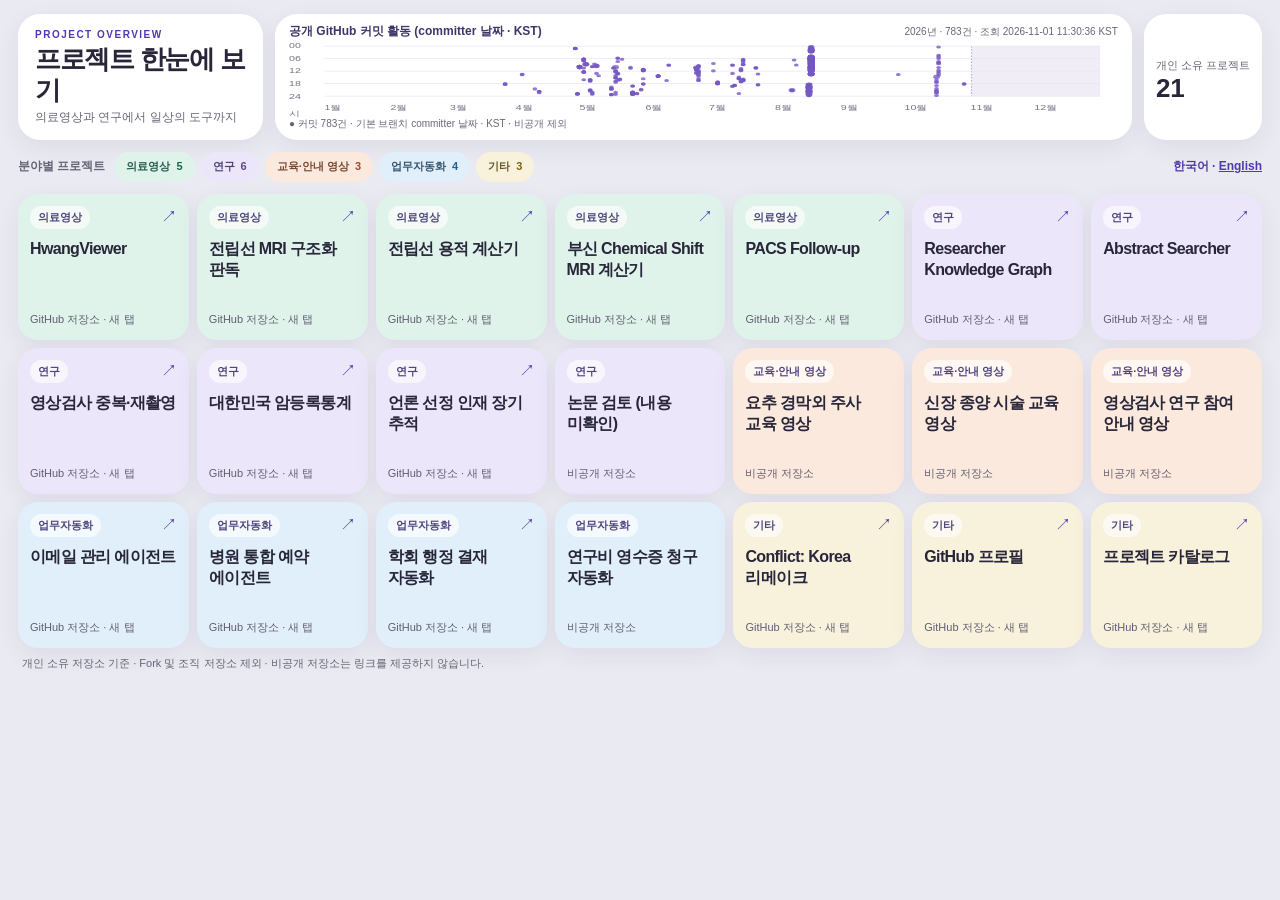
<file: project-overview.html>
<!DOCTYPE html>
<html lang="ko"><head><meta charset="utf-8"/><meta content="width=device-width, initial-scale=1" name="viewport"/><title>프로젝트 한눈에 보기</title><style>
:root{color-scheme:light;--bg:#eaeaf2;--ink:#282639;--muted:#666577;--purple:#5138b2;--shadow:0 7px 23px rgba(50,40,90,.07)}*{box-sizing:border-box}body{margin:0;background:var(--bg);color:var(--ink);font-family:-apple-system,BlinkMacSystemFont,"Apple SD Gothic Neo","Malgun Gothic",sans-serif;line-height:1.4}.page{max-width:1320px;margin:auto;padding:20px 26px 18px}.top{display:flex;gap:12px;margin-bottom:12px}.hero,.stat{background:#fff;border-radius:22px;box-shadow:var(--shadow);padding:14px 20px}.hero{flex:1}.eyebrow{margin:0 0 2px;color:var(--purple);font-weight:800;font-size:10px;letter-spacing:.15em}h1{font-size:26px;letter-spacing:-.05em;line-height:1.2;margin:0 0 3px}.hero p:last-child{color:var(--muted);font-size:12px;margin:0}.stat{display:flex;align-items:center;gap:16px;min-width:150px}.stat-label{font-size:11px;color:var(--muted)}.stat strong{display:block;font-size:26px;line-height:1}.stat-icon{display:grid;place-items:center;background:var(--purple);color:#fff;width:34px;height:34px;border-radius:12px;font-size:16px}.overview{display:flex;align-items:center;flex-wrap:wrap;gap:6px;margin:0 0 12px}.overview-title{font-size:12px;color:var(--muted);font-weight:700;margin-right:3px}.chip{background:#fff;color:#4d4862;border-radius:100px;padding:5px 10px;font-size:11px;font-weight:700}.chip b{color:var(--purple);margin-left:3px}.grid{display:grid;grid-template-columns:repeat(7,minmax(0,1fr));gap:10px}.card{min-width:0;aspect-ratio:1.1;min-height:145px;border-radius:20px;box-shadow:var(--shadow);padding:15px;display:flex;flex-direction:column;text-decoration:none;color:inherit}.medical{background:#dff3eb}.research{background:#ece6fa}.education{background:#fce9dd}.automation{background:#e1effa}.other{background:#f8f1dc}.card-top{display:flex;align-items:center;justify-content:space-between;gap:5px}.label{font-size:11px;font-weight:800;color:#51457f;background:rgba(255,255,255,.63);border-radius:100px;padding:4px 8px;white-space:nowrap}.arrow{font-size:16px;color:var(--purple)}h3{font-size:15px;line-height:1.35;letter-spacing:-.035em;margin:13px 0 6px;overflow-wrap:anywhere}.card-bottom{font-size:11px;color:#625e70;margin-top:auto}a.card{transition:transform .18s,box-shadow .18s}a.card:hover{transform:translateY(-3px);box-shadow:0 12px 26px rgba(50,40,90,.14)}a.card:focus-visible{outline:3px solid var(--purple);outline-offset:3px}.notice{font-size:11px;color:var(--muted);margin:12px 4px 0}@media(max-width:900px){.grid{grid-template-columns:repeat(4,minmax(0,1fr))}}@media(max-width:600px){.page{padding:16px}.top{gap:8px}.hero,.stat{padding:14px}.stat{min-width:100px;gap:8px}.stat-icon{display:none}h1{font-size:21px}.grid{grid-template-columns:repeat(2,minmax(0,1fr));gap:9px}.card{min-height:150px;aspect-ratio:auto}.overview-title{width:100%}}

.page{max-width:1400px;padding:14px 18px 12px}.top{align-items:stretch}.hero{flex:0 0 245px;padding:14px 17px}.stat{min-width:100px;padding:12px;gap:8px}.stat-icon{display:none}.activity{flex:1;min-width:0;background:#fff;border-radius:22px;box-shadow:var(--shadow);padding:9px 14px 8px}.activity-head{display:flex;align-items:baseline;justify-content:space-between;gap:8px}.activity-head strong{font-size:12px;color:#3f356a}.activity-meta,.activity-status{font-size:10px;color:#696579}.activity-status{min-height:14px}.activity svg{display:block;width:100%;height:77px;overflow:visible}.grid{gap:8px}.card{padding:12px;min-height:137px;aspect-ratio:1.17}.card h3{font-size:16px;line-height:1.3;letter-spacing:-.04em;margin:10px 0 5px;word-break:keep-all;overflow-wrap:break-word}.activity .dot{fill:#7559c4;opacity:.8;transition:opacity .15s,fill .15s}.activity .dot.dim{display:none}.activity .dot.match{fill:#4b2ca4;opacity:1;stroke:#fff;stroke-width:1}.activity .axis{fill:#777185;font-size:9px}.activity .guide{stroke:#e9e6f2;stroke-width:1}.activity .legend{fill:#7559c4}.notice{margin-top:8px}@media(max-width:900px){.top{flex-wrap:wrap}.hero{flex:1}.activity{order:3;flex-basis:100%}.grid{grid-template-columns:repeat(4,minmax(0,1fr))}}@media(max-width:600px){.page{padding:14px}.hero{flex:1 1 60%}.stat{flex:0 0 90px}.activity{padding:10px;overflow:hidden}.activity svg{height:95px}.grid{grid-template-columns:repeat(2,minmax(0,1fr))}.card{min-height:140px;aspect-ratio:auto}.card h3{font-size:16px}}

/* Category controls retain their identity without changing the card layout. */
.chip{border:2px solid transparent;cursor:pointer;font-family:inherit;line-height:1.4;transition:box-shadow .15s,border-color .15s}
.chip-medical{background:#dff3eb;color:#245c4e}.chip-medical b{color:#14684f}
.chip-research{background:#ece6fa;color:#504173}.chip-research b{color:#604391}
.chip-education{background:#fce9dd;color:#784931}.chip-education b{color:#9a4e28}
.chip-automation{background:#e1effa;color:#36566e}.chip-automation b{color:#245f8d}
.chip-other{background:#f8f1dc;color:#67582c}.chip-other b{color:#80620f}
.chip[aria-pressed="true"]{border-color:currentColor;box-shadow:0 0 0 2px white}
.chip[aria-pressed="true"]::after{content:" ✓"}
.chip:focus-visible{outline:3px solid #352080;outline-offset:3px}
.card.category-muted{background:#e4e4e7;color:#55555d}
.card.category-muted .label{background:#f4f4f5;color:#55555d}
.card.category-muted .arrow,.card.category-muted .card-bottom,.card.category-muted h3{color:#55555d}
@media(max-width:600px){.overview{gap:6px}.overview-title{flex-basis:100%}.chip{max-width:100%;white-space:normal}}

.language-switch{margin-left:auto;font-size:12px;font-weight:700;color:#5138b2;white-space:nowrap}.language-switch a{color:inherit}.language-switch a:focus-visible{outline:3px solid #352080;outline-offset:3px}
</style></head><body><main class="page">
<header class="top"><div class="hero"><p class="eyebrow">PROJECT OVERVIEW</p><h1>프로젝트 한눈에 보기</h1><p>의료영상과 연구에서 일상의 도구까지</p></div><section class="activity" aria-label="공개 저장소 커밋 활동"><div class="activity-head"><strong>공개 GitHub 커밋 활동 (committer 날짜 · KST)</strong><span class="activity-meta" id="activity-meta"></span></div><svg id="activity-chart" role="img" aria-label="날짜 및 시간대별 공개 저장소 커밋"></svg><div class="activity-status" id="activity-status" aria-live="polite">● 커밋 1건 · 공개 저장소 기본 브랜치 · 비공개 활동 제외</div></section><div class="stat"><div><span class="stat-label">개인 소유 프로젝트</span><strong>21</strong></div><span aria-hidden="true" class="stat-icon">↗</span></div></header>
<div class="overview"><span class="overview-title">분야별 프로젝트</span>
<button class="chip chip-medical" type="button" data-category="medical" aria-pressed="false">의료영상 <b>5</b></button>
<button class="chip chip-research" type="button" data-category="research" aria-pressed="false">연구 <b>6</b></button>
<button class="chip chip-education" type="button" data-category="education" aria-pressed="false">교육·안내 영상 <b>3</b></button>
<button class="chip chip-automation" type="button" data-category="automation" aria-pressed="false">업무자동화 <b>4</b></button>
<button class="chip chip-other" type="button" data-category="other" aria-pressed="false">기타 <b>3</b></button>
<nav class="language-switch" aria-label="언어 선택"><span lang="ko" aria-current="page">한국어</span> · <a href="project-overview-en.html" hreflang="en" lang="en">English</a></nav></div>
<div aria-label="프로젝트 목록" class="grid"><a aria-label="HwangViewer — GitHub 저장소 (새 탭)" class="card medical" href="https://github.com/hwangsi/dicom-viewer" rel="noopener noreferrer" target="_blank"><div class="card-top"><span class="label">의료영상</span><span aria-hidden="true" class="arrow">↗</span></div><h3>HwangViewer</h3><span class="card-bottom">GitHub 저장소 · 새 탭</span></a><a aria-label="전립선 MRI 구조화 판독 — GitHub 저장소 (새 탭)" class="card medical" href="https://github.com/hwangsi/PIRADSreport" rel="noopener noreferrer" target="_blank"><div class="card-top"><span class="label">의료영상</span><span aria-hidden="true" class="arrow">↗</span></div><h3>전립선 MRI 구조화 판독</h3><span class="card-bottom">GitHub 저장소 · 새 탭</span></a><a aria-label="전립선 용적 계산기 — GitHub 저장소 (새 탭)" class="card medical" href="https://github.com/hwangsi/ProstateMRICalculator" rel="noopener noreferrer" target="_blank"><div class="card-top"><span class="label">의료영상</span><span aria-hidden="true" class="arrow">↗</span></div><h3>전립선 용적 계산기</h3><span class="card-bottom">GitHub 저장소 · 새 탭</span></a><a aria-label="부신 Chemical Shift MRI 계산기 — GitHub 저장소 (새 탭)" class="card medical" href="https://github.com/hwangsi/adrenalMRCalc" rel="noopener noreferrer" target="_blank"><div class="card-top"><span class="label">의료영상</span><span aria-hidden="true" class="arrow">↗</span></div><h3>부신 Chemical Shift MRI 계산기</h3><span class="card-bottom">GitHub 저장소 · 새 탭</span></a><a aria-label="PACS Follow-up — GitHub 저장소 (새 탭)" class="card medical" href="https://github.com/hwangsi/PACSFollowup" rel="noopener noreferrer" target="_blank"><div class="card-top"><span class="label">의료영상</span><span aria-hidden="true" class="arrow">↗</span></div><h3>PACS Follow-up</h3><span class="card-bottom">GitHub 저장소 · 새 탭</span></a><a aria-label="Researcher Knowledge Graph — GitHub 저장소 (새 탭)" class="card research" href="https://github.com/hwangsi/researcher-kg" rel="noopener noreferrer" target="_blank"><div class="card-top"><span class="label">연구</span><span aria-hidden="true" class="arrow">↗</span></div><h3>Researcher Knowledge Graph</h3><span class="card-bottom">GitHub 저장소 · 새 탭</span></a><a aria-label="Abstract Searcher — GitHub 저장소 (새 탭)" class="card research" href="https://github.com/hwangsi/Abstract-searchme" rel="noopener noreferrer" target="_blank"><div class="card-top"><span class="label">연구</span><span aria-hidden="true" class="arrow">↗</span></div><h3>Abstract Searcher</h3><span class="card-bottom">GitHub 저장소 · 새 탭</span></a><a aria-label="영상검사 중복·재촬영 — GitHub 저장소 (새 탭)" class="card research" href="https://github.com/hwangsi/ksr_repeat_imaging" rel="noopener noreferrer" target="_blank"><div class="card-top"><span class="label">연구</span><span aria-hidden="true" class="arrow">↗</span></div><h3>영상검사 중복·재촬영</h3><span class="card-bottom">GitHub 저장소 · 새 탭</span></a><a aria-label="대한민국 암등록통계 — GitHub 저장소 (새 탭)" class="card research" href="https://github.com/hwangsi/CRO_lecture" rel="noopener noreferrer" target="_blank"><div class="card-top"><span class="label">연구</span><span aria-hidden="true" class="arrow">↗</span></div><h3>대한민국 암등록통계</h3><span class="card-bottom">GitHub 저장소 · 새 탭</span></a><a aria-label="언론 선정 인재 장기 추적 — GitHub 저장소 (새 탭)" class="card research" href="https://github.com/hwangsi/fame_outcome_followup" rel="noopener noreferrer" target="_blank"><div class="card-top"><span class="label">연구</span><span aria-hidden="true" class="arrow">↗</span></div><h3>언론 선정 인재 장기 추적</h3><span class="card-bottom">GitHub 저장소 · 새 탭</span></a><article class="card research"><div class="card-top"><span class="label">연구</span></div><h3>논문 검토 (내용 미확인)</h3><span class="card-bottom">비공개 저장소</span></article><article class="card education"><div class="card-top"><span class="label">교육·안내 영상</span></div><h3>요추 경막외 주사 교육 영상</h3><span class="card-bottom">비공개 저장소</span></article><article class="card education"><div class="card-top"><span class="label">교육·안내 영상</span></div><h3>신장 종양 시술 교육 영상</h3><span class="card-bottom">비공개 저장소</span></article><article class="card education"><div class="card-top"><span class="label">교육·안내 영상</span></div><h3>영상검사 연구 참여 안내 영상</h3><span class="card-bottom">비공개 저장소</span></article><a aria-label="이메일 관리 에이전트 — GitHub 저장소 (새 탭)" class="card automation" href="https://github.com/hwangsi/email-agent" rel="noopener noreferrer" target="_blank"><div class="card-top"><span class="label">업무자동화</span><span aria-hidden="true" class="arrow">↗</span></div><h3>이메일 관리 에이전트</h3><span class="card-bottom">GitHub 저장소 · 새 탭</span></a><a aria-label="병원 통합 예약 에이전트 — GitHub 저장소 (새 탭)" class="card automation" href="https://github.com/hwangsi/hospital-agent" rel="noopener noreferrer" target="_blank"><div class="card-top"><span class="label">업무자동화</span><span aria-hidden="true" class="arrow">↗</span></div><h3>병원 통합 예약 에이전트</h3><span class="card-bottom">GitHub 저장소 · 새 탭</span></a><a aria-label="학회 행정 결재 자동화 — GitHub 저장소 (새 탭)" class="card automation" href="https://github.com/hwangsi/KSRSapprover" rel="noopener noreferrer" target="_blank"><div class="card-top"><span class="label">업무자동화</span><span aria-hidden="true" class="arrow">↗</span></div><h3>학회 행정 결재 자동화</h3><span class="card-bottom">GitHub 저장소 · 새 탭</span></a><article class="card automation"><div class="card-top"><span class="label">업무자동화</span></div><h3>연구비 영수증 청구 자동화</h3><span class="card-bottom">비공개 저장소</span></article><a aria-label="Conflict: Korea 리메이크 — GitHub 저장소 (새 탭)" class="card other" href="https://github.com/hwangsi/korea" rel="noopener noreferrer" target="_blank"><div class="card-top"><span class="label">기타</span><span aria-hidden="true" class="arrow">↗</span></div><h3>Conflict: Korea 리메이크</h3><span class="card-bottom">GitHub 저장소 · 새 탭</span></a><a aria-label="GitHub 프로필 — GitHub 저장소 (새 탭)" class="card other" href="https://github.com/hwangsi/hwangsi" rel="noopener noreferrer" target="_blank"><div class="card-top"><span class="label">기타</span><span aria-hidden="true" class="arrow">↗</span></div><h3>GitHub 프로필</h3><span class="card-bottom">GitHub 저장소 · 새 탭</span></a><a aria-label="프로젝트 카탈로그 — GitHub 저장소 (새 탭)" class="card other" href="https://github.com/hwangsi/hwangsi.github.io" rel="noopener noreferrer" target="_blank"><div class="card-top"><span class="label">기타</span><span aria-hidden="true" class="arrow">↗</span></div><h3>프로젝트 카탈로그</h3><span class="card-bottom">GitHub 저장소 · 새 탭</span></a></div>




<footer class="notice">개인 소유 저장소 기준 · Fork 및 조직 저장소 제외 · 비공개 저장소는 링크를 제공하지 않습니다.</footer></main><script>
const snapshot={"start":"2026-01-01","end":"2026-12-31","through":"2026-11-01T11:30:36+09:00","updated":"2026-11-01 11:30:36 KST","events":[{"repo":"hwangsi/ProstateMRICalculator","date":"2026-03-27","time":"17:53","sha":"b991d04064c3f713ecfd40f2ab108753420a4fa7"},{"repo":"hwangsi/ProstateMRICalculator","date":"2026-03-27","time":"18:16","sha":"cef55c13b62137465eff1a0d61e057ba1f8a72a2"},{"repo":"hwangsi/ProstateMRICalculator","date":"2026-03-27","time":"18:20","sha":"c703b29cd4018b9f2e5a5ff6c15c4ec63074b0a3"},{"repo":"hwangsi/PACSFollowup","date":"2026-04-04","time":"13:27","sha":"ae5e124d7c0f8026a37a081f7c3e0eb23cdee9df"},{"repo":"hwangsi/PACSFollowup","date":"2026-04-04","time":"13:39","sha":"41b9929dedc1698dc712d45ac459a9db1d332052"},{"repo":"hwangsi/dicom-viewer","date":"2026-04-10","time":"20:30","sha":"fc39a1fdc46426495ca496b8becb4b1473edbf13"},{"repo":"hwangsi/email-agent","date":"2026-04-12","time":"21:43","sha":"dbde96cee8f8c90c7bbc326984202f388be9d2c5"},{"repo":"hwangsi/email-agent","date":"2026-04-12","time":"21:47","sha":"b52a5a6b0d701bd842e3b12bf12fc812cdf8b407"},{"repo":"hwangsi/email-agent","date":"2026-04-12","time":"21:48","sha":"314588fcfeca3f539083778690e3299e5b178caf"},{"repo":"hwangsi/PACSFollowup","date":"2026-04-12","time":"22:21","sha":"75e87eff44a06f3d78385e7acd79b57d75992e61"},{"repo":"hwangsi/dicom-viewer","date":"2026-04-29","time":"00:59","sha":"a9898da9282b4205a8abe87cf88a8d33e246095f"},{"repo":"hwangsi/dicom-viewer","date":"2026-04-29","time":"01:03","sha":"04d86e3da24f68a53e9581580da054acb1cf673a"},{"repo":"hwangsi/dicom-viewer","date":"2026-04-29","time":"01:06","sha":"d8342f2afecdadd5878c0432ec34f217f321e27d"},{"repo":"hwangsi/dicom-viewer","date":"2026-04-29","time":"01:12","sha":"f123f14482218ccafd259d30a2d41cb186a73921"},{"repo":"hwangsi/dicom-viewer","date":"2026-04-30","time":"22:46","sha":"7389fefd42923bf0f5d0c24650f18d5093a8c02b"},{"repo":"hwangsi/dicom-viewer","date":"2026-04-30","time":"22:48","sha":"bf9249bf8052c4eaf0be57282ce8eed6636e45a5"},{"repo":"hwangsi/dicom-viewer","date":"2026-04-30","time":"22:49","sha":"7a054c6446b3bb26f3310648f647dcb3350e9315"},{"repo":"hwangsi/dicom-viewer","date":"2026-04-30","time":"22:53","sha":"ac60654c3e28a7c402b2a6cdc13c002404aa4859"},{"repo":"hwangsi/dicom-viewer","date":"2026-04-30","time":"23:01","sha":"cbe98626241a3b81de57340e21bbf9bc59f4c770"},{"repo":"hwangsi/dicom-viewer","date":"2026-05-01","time":"09:38","sha":"adb7998e69822170c88e6254e8d9e4ddcff488b1"},{"repo":"hwangsi/dicom-viewer","date":"2026-05-01","time":"09:42","sha":"666ab5d853fdc8fdbd1156b6547c40f658a1e36a"},{"repo":"hwangsi/dicom-viewer","date":"2026-05-01","time":"09:43","sha":"ea85b71cc112e6901ab6cc01f70f2e271998b1a3"},{"repo":"hwangsi/dicom-viewer","date":"2026-05-01","time":"09:49","sha":"b04914167b4ddae997111c67ba862b49b1b608f9"},{"repo":"hwangsi/dicom-viewer","date":"2026-05-01","time":"09:54","sha":"6a4996d429026083344377ebf61614131849137a"},{"repo":"hwangsi/dicom-viewer","date":"2026-05-01","time":"09:54","sha":"710fc63c0faa7a37ed999b5a42ac7fe439605e72"},{"repo":"hwangsi/dicom-viewer","date":"2026-05-01","time":"09:55","sha":"c1bc2938b122e14e3e1dc596998bd08cd193953a"},{"repo":"hwangsi/dicom-viewer","date":"2026-05-01","time":"10:18","sha":"5936b8b980ae4bb0c53385d87f7a7a8f77007288"},{"repo":"hwangsi/dicom-viewer","date":"2026-05-01","time":"10:19","sha":"e539659316420fee807c96caf461ccaa4475b84f"},{"repo":"hwangsi/dicom-viewer","date":"2026-05-01","time":"10:20","sha":"0e13cba270fd42ca01dcd42d1481acd5573211ad"},{"repo":"hwangsi/dicom-viewer","date":"2026-05-03","time":"06:07","sha":"385bb50321be6fce6d968ba39a228a178269bc66"},{"repo":"hwangsi/dicom-viewer","date":"2026-05-03","time":"06:08","sha":"03ee4d4153ebff6dc732304624806d4de452f809"},{"repo":"hwangsi/dicom-viewer","date":"2026-05-03","time":"06:10","sha":"94c530b46754081645435cf4f6e68c8e0234f4f2"},{"repo":"hwangsi/dicom-viewer","date":"2026-05-03","time":"06:17","sha":"f8b2867f2e5cf717329739745a8af89dd5309cff"},{"repo":"hwangsi/dicom-viewer","date":"2026-05-03","time":"06:22","sha":"0d505766ec078246e64d54d1c75e24ec5a10b244"},{"repo":"hwangsi/dicom-viewer","date":"2026-05-03","time":"06:49","sha":"8fb1f06bf92eb3ac0ce1b0aab92a50665ee57790"},{"repo":"hwangsi/dicom-viewer","date":"2026-05-03","time":"06:56","sha":"09ced90eeb4abd755cc6ea35eb1e15b7cecb515d"},{"repo":"hwangsi/dicom-viewer","date":"2026-05-03","time":"07:04","sha":"fbdd6203d2bb4042e7bf73f0ae3f351ee696a28b"},{"repo":"hwangsi/dicom-viewer","date":"2026-05-03","time":"10:26","sha":"20b2ce17b23fee603f15ce4e4aaa94bcb9c32979"},{"repo":"hwangsi/dicom-viewer","date":"2026-05-03","time":"12:01","sha":"b15290f61b8c235d91371223fb051d62644bcab7"},{"repo":"hwangsi/dicom-viewer","date":"2026-05-03","time":"12:22","sha":"8ff4b902a6b65340061ef85c0d4053a08aeb7602"},{"repo":"hwangsi/dicom-viewer","date":"2026-05-03","time":"12:27","sha":"101de2a5e48c43978529e998bcd1f8d3437da6d4"},{"repo":"hwangsi/dicom-viewer","date":"2026-05-03","time":"12:35","sha":"3998e56c4373c44e9641d837f7324b2ff9034640"},{"repo":"hwangsi/dicom-viewer","date":"2026-05-03","time":"16:07","sha":"4598f67851112b95df7fa6850d0463046ca0c154"},{"repo":"hwangsi/dicom-viewer","date":"2026-05-04","time":"08:34","sha":"d72c8146bb9dfccb05cbdea57e97c3439c4433e5"},{"repo":"hwangsi/dicom-viewer","date":"2026-05-04","time":"08:35","sha":"74096760161302c686a210b01f709ac0eee0709d"},{"repo":"hwangsi/dicom-viewer","date":"2026-05-04","time":"08:36","sha":"adb530eaa1500845b06e876a520bfcb772facc58"},{"repo":"hwangsi/dicom-viewer","date":"2026-05-04","time":"08:37","sha":"750aed89e952864eb92334292954c6889906c3e7"},{"repo":"hwangsi/dicom-viewer","date":"2026-05-04","time":"08:37","sha":"751f9384c474c38468d30565f38487bfb81f709e"},{"repo":"hwangsi/dicom-viewer","date":"2026-05-04","time":"08:37","sha":"b3b342db417d5c745414ed392b82dc4d6b10b99a"},{"repo":"hwangsi/dicom-viewer","date":"2026-05-04","time":"08:38","sha":"bbaa25525ad767690191e9047270d26e2c6e2f5b"},{"repo":"hwangsi/dicom-viewer","date":"2026-05-04","time":"08:44","sha":"64eb0d9afc4c6db36366154c7658483ecf7bcff9"},{"repo":"hwangsi/dicom-viewer","date":"2026-05-04","time":"08:44","sha":"a6f134a752d9e95ab13cb52a3a69965a9861c346"},{"repo":"hwangsi/researcher-kg","date":"2026-05-06","time":"15:57","sha":"1732ba0afcf74ba95ccacefce16ddfc2e1cdddfa"},{"repo":"hwangsi/researcher-kg","date":"2026-05-06","time":"16:05","sha":"aa608bb606ae2eb0790bb3ed7aef27ab2304ae3b"},{"repo":"hwangsi/researcher-kg","date":"2026-05-06","time":"16:20","sha":"dc6dc2b62d62cb73186747cd5b4c4ddeccb19cbf"},{"repo":"hwangsi/researcher-kg","date":"2026-05-06","time":"16:34","sha":"8f088d95692a546e609a1f945a56392a7b401873"},{"repo":"hwangsi/researcher-kg","date":"2026-05-06","time":"16:49","sha":"696c9d56a517c4bb89ced8f41ffdd1067fe5e069"},{"repo":"hwangsi/researcher-kg","date":"2026-05-06","time":"20:56","sha":"ffc78302b3da2861f3cb70407154c2d68be65369"},{"repo":"hwangsi/researcher-kg","date":"2026-05-06","time":"21:02","sha":"3229a215cb64387141cdefbab9f3835fb7b296d0"},{"repo":"hwangsi/researcher-kg","date":"2026-05-06","time":"21:16","sha":"1a04da5b84721a8f0d882f408dd1bc2b847df1cd"},{"repo":"hwangsi/researcher-kg","date":"2026-05-06","time":"21:33","sha":"57fbdef7378a2b2a4fb65a8888b945c16bc8fbf6"},{"repo":"hwangsi/researcher-kg","date":"2026-05-07","time":"09:45","sha":"461b747a9b640f4441db15586532f4a921a30494"},{"repo":"hwangsi/researcher-kg","date":"2026-05-07","time":"09:51","sha":"cdb431838931a8dc0c8eeee56e8d363fc8345edd"},{"repo":"hwangsi/researcher-kg","date":"2026-05-07","time":"22:02","sha":"8af1b9b9c63c3efbf8d545d6925f232f020a6509"},{"repo":"hwangsi/researcher-kg","date":"2026-05-07","time":"22:33","sha":"526f62c1bbb476f66fd8bf72a0bd806ba401fb57"},{"repo":"hwangsi/researcher-kg","date":"2026-05-07","time":"23:03","sha":"92549e45accaf60fd424eba1a7e31053f1cc9249"},{"repo":"hwangsi/researcher-kg","date":"2026-05-08","time":"08:31","sha":"770d60237285758804b1d867bbbba2de1d6f07c9"},{"repo":"hwangsi/researcher-kg","date":"2026-05-09","time":"09:00","sha":"d5bc88745bdb6e5c313b1a92aa3ccfdb6b8f5fc8"},{"repo":"hwangsi/researcher-kg","date":"2026-05-09","time":"09:27","sha":"4708d26d74268a86f728d7ba2f668956107f9411"},{"repo":"hwangsi/researcher-kg","date":"2026-05-09","time":"09:28","sha":"d804140d6de65160868f744b3930b38749218047"},{"repo":"hwangsi/researcher-kg","date":"2026-05-09","time":"09:34","sha":"574ec3f71a920960669a7f0d1d4075375f494fb1"},{"repo":"hwangsi/researcher-kg","date":"2026-05-09","time":"09:34","sha":"9bd39b75c7ad4c722003d386fe5de7189a5fae54"},{"repo":"hwangsi/researcher-kg","date":"2026-05-09","time":"09:38","sha":"ea7d484b9a9e4a380e9219643affb8292a80e015"},{"repo":"hwangsi/hwangsi","date":"2026-05-09","time":"13:04","sha":"5e749829763cf53a994d1b1659e981ab2058c2c7"},{"repo":"hwangsi/KSRSapprover","date":"2026-05-10","time":"14:10","sha":"80a73e0497ac9a65c586eba5957b430953909608"},{"repo":"hwangsi/Abstract-searchme","date":"2026-05-16","time":"19:38","sha":"b92da47b2f137e1908c79d7b8d1dac94625269eb"},{"repo":"hwangsi/dicom-viewer","date":"2026-05-16","time":"20:10","sha":"a1c68fbd081a2e1d2378c7990037d2f5714bb417"},{"repo":"hwangsi/dicom-viewer","date":"2026-05-16","time":"20:23","sha":"6056e6916a99134080e57b2415942ffcf92f7eb2"},{"repo":"hwangsi/dicom-viewer","date":"2026-05-16","time":"20:25","sha":"336397e5323348df1860ea3818eb97772206e0e5"},{"repo":"hwangsi/dicom-viewer","date":"2026-05-16","time":"20:46","sha":"c700ffd5b2f517dd804d5f2f167e569776e68977"},{"repo":"hwangsi/dicom-viewer","date":"2026-05-16","time":"23:05","sha":"94f328bc252bed64a62206fe30162698d73331f1"},{"repo":"hwangsi/dicom-viewer","date":"2026-05-16","time":"23:14","sha":"d5651302f1e491cd484d53a1f2b6c5ff5810dde7"},{"repo":"hwangsi/dicom-viewer","date":"2026-05-16","time":"23:19","sha":"b324f517c38246332a377f727d728e623c8694bf"},{"repo":"hwangsi/adrenalMRCalc","date":"2026-05-17","time":"10:26","sha":"b966abb1088a47ff24e9fe4fa98bcbb0d2eb12bd"},{"repo":"hwangsi/adrenalMRCalc","date":"2026-05-17","time":"10:28","sha":"5cf513d368631e38a662b64e9efa99282567ef09"},{"repo":"hwangsi/hwangsi","date":"2026-05-18","time":"10:05","sha":"3c46849e26b441f6abf26f1821056978534da4c2"},{"repo":"hwangsi/hwangsi","date":"2026-05-18","time":"10:05","sha":"3d3cdf9654f05cd865816a65c6bfad538a834750"},{"repo":"hwangsi/hwangsi","date":"2026-05-18","time":"10:05","sha":"820acd2bb0b2ba99daa15784b50c427cb152fb05"},{"repo":"hwangsi/dicom-viewer","date":"2026-05-18","time":"11:41","sha":"01e64b8a698c1ce12636c6352f373bcc8f92b0e8"},{"repo":"hwangsi/dicom-viewer","date":"2026-05-18","time":"12:06","sha":"4f33a50620cf61d336140fdf98f24f9ffaf827ac"},{"repo":"hwangsi/dicom-viewer","date":"2026-05-18","time":"12:07","sha":"75c06de1827e2778d17c22364b9f15f7a6608c9a"},{"repo":"hwangsi/dicom-viewer","date":"2026-05-18","time":"12:21","sha":"512d9682812e0a32539e6faf2bfc5547147a7c0b"},{"repo":"hwangsi/Abstract-searchme","date":"2026-05-18","time":"14:07","sha":"75c40b716d40355f33b9dea040e2280e35b94509"},{"repo":"hwangsi/Abstract-searchme","date":"2026-05-18","time":"14:58","sha":"641364c57ae30dee629cde7a6bb0f4e7069a4fdb"},{"repo":"hwangsi/Abstract-searchme","date":"2026-05-18","time":"15:07","sha":"3ba797fd84c0d42049e68e2b14f8bde9af717cfd"},{"repo":"hwangsi/Abstract-searchme","date":"2026-05-18","time":"15:16","sha":"99eb9c74fa4156ae2ecb5adf31bc52f90cc459a3"},{"repo":"hwangsi/Abstract-searchme","date":"2026-05-18","time":"16:45","sha":"9443726308c65fd0f4c3509348640644d2af596d"},{"repo":"hwangsi/Abstract-searchme","date":"2026-05-18","time":"17:21","sha":"856af06a7b68aed083449e854328283dc6e0e33e"},{"repo":"hwangsi/Abstract-searchme","date":"2026-05-18","time":"22:05","sha":"84a288dfe02f62f7b367930e321e5c02a77617f8"},{"repo":"hwangsi/Abstract-searchme","date":"2026-05-18","time":"23:07","sha":"bbc168315ddcc2b4bb903d6863bd049291a7b22a"},{"repo":"hwangsi/Abstract-searchme","date":"2026-05-19","time":"05:44","sha":"bc9a78b9da4f4acc7aab04e8ebe19fe10df1931a"},{"repo":"hwangsi/Abstract-searchme","date":"2026-05-19","time":"05:46","sha":"5958e458ad06978cec6d50d7830d813052f35fb5"},{"repo":"hwangsi/Abstract-searchme","date":"2026-05-19","time":"07:23","sha":"8d563ed64cc63372125b8075c150ff3e0bc01b34"},{"repo":"hwangsi/Abstract-searchme","date":"2026-05-19","time":"12:56","sha":"0dbca3b6443f55b6598a447d41100f0828acac5d"},{"repo":"hwangsi/Abstract-searchme","date":"2026-05-19","time":"13:14","sha":"83578faa24c91613baeac8a3f6f9236ebc6fed6d"},{"repo":"hwangsi/Abstract-searchme","date":"2026-05-19","time":"13:19","sha":"57c10c0a398b88aced2e5cd419a7c6c193e6e67a"},{"repo":"hwangsi/Abstract-searchme","date":"2026-05-19","time":"16:18","sha":"ea723be9fd6ed73720cb7f68c8b83b8a5160071f"},{"repo":"hwangsi/hospital-agent","date":"2026-05-20","time":"15:44","sha":"6907914bbc0a5c87c6b02ce2d166703398a37cbc"},{"repo":"hwangsi/hospital-agent","date":"2026-05-20","time":"16:03","sha":"7c033b8db43075e9a40d4858273b0d96e4494a9e"},{"repo":"hwangsi/dicom-viewer","date":"2026-05-21","time":"06:18","sha":"7ca870a23faecc1267dee26723f3b9d7c8a16f9f"},{"repo":"hwangsi/PACSFollowup","date":"2026-05-25","time":"10:08","sha":"640345ad61532cd4be4df5f6322b606e3c4dfe08"},{"repo":"hwangsi/PACSFollowup","date":"2026-05-25","time":"10:35","sha":"e21150ab3bf4bb89ab49a1e75458e607f689bb1c"},{"repo":"hwangsi/PACSFollowup","date":"2026-05-26","time":"19:04","sha":"7e1b2757b0e2b2081bca8a6608e0000045d6f7ce"},{"repo":"hwangsi/PACSFollowup","date":"2026-05-26","time":"19:09","sha":"b17370f4faaff27a0c9ff1d5290b0ac4284d952d"},{"repo":"hwangsi/PACSFollowup","date":"2026-05-26","time":"21:59","sha":"59a70cd9e7270c1e983e33a4013c9b60cf244890"},{"repo":"hwangsi/PACSFollowup","date":"2026-05-26","time":"22:03","sha":"e46ee2b3e89cc1af2bc1e8b00559d62733b12f1e"},{"repo":"hwangsi/PACSFollowup","date":"2026-05-26","time":"22:04","sha":"9366dde9a85eeabcaa6958d30216cb02b2233630"},{"repo":"hwangsi/PACSFollowup","date":"2026-05-26","time":"22:10","sha":"aea3bea4a730e8d2fa55e4cdfc8d42e2e82412d3"},{"repo":"hwangsi/PACSFollowup","date":"2026-05-26","time":"22:32","sha":"74032289b06d3d1b1ee926b930673ea21da19310"},{"repo":"hwangsi/PACSFollowup","date":"2026-05-26","time":"22:52","sha":"ada3b3da4c2ce6c7542c2ab9296576d05d0332ae"},{"repo":"hwangsi/PACSFollowup","date":"2026-05-26","time":"22:53","sha":"4725b02806dc8e270460fe5e0897a2e8bdc7571d"},{"repo":"hwangsi/PACSFollowup","date":"2026-05-26","time":"22:57","sha":"8c0fd228ba4522fc2db6867659b1f4aadbe92c9e"},{"repo":"hwangsi/PACSFollowup","date":"2026-05-26","time":"23:11","sha":"939e1f158c56377574a847577db924770b34e0dd"},{"repo":"hwangsi/PACSFollowup","date":"2026-05-26","time":"23:13","sha":"d8c621fe0d079fa357b887519224d03c7854cd9a"},{"repo":"hwangsi/PIRADSreport","date":"2026-05-28","time":"22:40","sha":"9f7f533851837a3fbc3447e544f38d5f9c3d8024"},{"repo":"hwangsi/PIRADSreport","date":"2026-05-28","time":"22:46","sha":"48745a11fc34fb5382a981cb774647a1d6c71158"},{"repo":"hwangsi/PIRADSreport","date":"2026-05-30","time":"20:40","sha":"5daaaaf344258c5f41761481ed4dd01f733b5ca3"},{"repo":"hwangsi/PIRADSreport","date":"2026-05-30","time":"21:01","sha":"63d41ca72c0013222026e0eeff793945a9d86f16"},{"repo":"hwangsi/PIRADSreport","date":"2026-05-31","time":"11:08","sha":"040d72ad1892b1b5ed9a87ac92844001bae6d5ac"},{"repo":"hwangsi/PIRADSreport","date":"2026-05-31","time":"11:15","sha":"c7e6eb87ff868026e2ed3dd3f43402266fabe6e5"},{"repo":"hwangsi/PIRADSreport","date":"2026-05-31","time":"11:18","sha":"13501028a2b4b889e47c62fd058aa781bdcf2654"},{"repo":"hwangsi/PIRADSreport","date":"2026-05-31","time":"11:23","sha":"2f9389a45e09d7adeb00c09ee337186f445e8fbb"},{"repo":"hwangsi/PIRADSreport","date":"2026-05-31","time":"11:25","sha":"ea5d227474064aaf672501ac832f0a4aa34e8efb"},{"repo":"hwangsi/PIRADSreport","date":"2026-05-31","time":"11:32","sha":"eee232c0d7b15577dc29c1852d0ad7cd65813b99"},{"repo":"hwangsi/PIRADSreport","date":"2026-05-31","time":"11:34","sha":"d9ddee8109eddb9303742bd675d63d9a6338a057"},{"repo":"hwangsi/PIRADSreport","date":"2026-05-31","time":"11:36","sha":"92b0862c71ce1dbc8b6352a76c8da985bf4be06d"},{"repo":"hwangsi/PIRADSreport","date":"2026-05-31","time":"11:39","sha":"e36aa80ced5254fc569d1124fc69b3eb5fbc77d7"},{"repo":"hwangsi/PIRADSreport","date":"2026-05-31","time":"11:42","sha":"83cbf2e10535dec68583598a731b61ba18890a96"},{"repo":"hwangsi/PIRADSreport","date":"2026-05-31","time":"11:43","sha":"5ab9716112d516bac7c99d685b69c28a9982dd24"},{"repo":"hwangsi/PIRADSreport","date":"2026-05-31","time":"11:44","sha":"c2b8fda5363be757969fcc5923bcf40fe9734e68"},{"repo":"hwangsi/PIRADSreport","date":"2026-05-31","time":"11:45","sha":"de6b3857ea7ae86e110f1f3981ebe083760c549e"},{"repo":"hwangsi/hwangsi","date":"2026-05-31","time":"15:37","sha":"210e0ed58709954ca3a2d6a1208240e1251cf125"},{"repo":"hwangsi/PIRADSreport","date":"2026-05-31","time":"18:05","sha":"bc3581929565761f85fcb68db27e18a589036d19"},{"repo":"hwangsi/PIRADSreport","date":"2026-05-31","time":"18:12","sha":"e6ebabf9f99a848a2004f272b9753074017d986b"},{"repo":"hwangsi/Abstract-searchme","date":"2026-06-07","time":"14:19","sha":"7cc4cff14eaac8eba4f1aa321e0f5d9e0f204646"},{"repo":"hwangsi/KSRSapprover","date":"2026-06-07","time":"14:19","sha":"fea5a7700c92f7aedacc533921375fc686c31ea9"},{"repo":"hwangsi/PACSFollowup","date":"2026-06-07","time":"14:19","sha":"ee150a2ffd3468e77abed511cfe2c41029e67838"},{"repo":"hwangsi/ProstateMRICalculator","date":"2026-06-07","time":"14:19","sha":"36a02390a9d9be7af229d324e7fd197a41b06f7a"},{"repo":"hwangsi/adrenalMRCalc","date":"2026-06-07","time":"14:19","sha":"4588bc8b62794f531909b45d5914620b4a734ef8"},{"repo":"hwangsi/email-agent","date":"2026-06-07","time":"14:19","sha":"e493504e0c57c697d9652bf46a7fde56baaab772"},{"repo":"hwangsi/hospital-agent","date":"2026-06-07","time":"14:19","sha":"3e1d3969fcc3d2feb678fff8d69db9dd5ce5fd14"},{"repo":"hwangsi/hwangsi","date":"2026-06-07","time":"14:19","sha":"d0d7827d569c5e144f0d874f62b8b8e4d9da9ffa"},{"repo":"hwangsi/hwangsi.github.io","date":"2026-06-07","time":"14:19","sha":"19fc62b90ba1d7cb8af6a3d2af01a5505bb39ba0"},{"repo":"hwangsi/researcher-kg","date":"2026-06-07","time":"14:19","sha":"7a19899a4e093b98794254e28200f3bc3bcfe827"},{"repo":"hwangsi/researcher-kg","date":"2026-06-11","time":"16:26","sha":"3c56e15780fcc127eacd45293fe3f17baf377f02"},{"repo":"hwangsi/researcher-kg","date":"2026-06-12","time":"09:03","sha":"2e3ef85eeb8f2627f7a8d3112e45fb570968447a"},{"repo":"hwangsi/researcher-kg","date":"2026-06-12","time":"09:08","sha":"e66036474af9ce29915ba001121f0ec028918a69"},{"repo":"hwangsi/hospital-agent","date":"2026-06-25","time":"10:22","sha":"cbd099339689c5731045ed6f12c7c007af6463db"},{"repo":"hwangsi/hospital-agent","date":"2026-06-25","time":"10:22","sha":"e43482192883569442581fa84ed8c432840056d6"},{"repo":"hwangsi/hospital-agent","date":"2026-06-25","time":"10:23","sha":"71dcc0a19faa8168dc341c843a8c0956f2671db1"},{"repo":"hwangsi/hospital-agent","date":"2026-06-25","time":"10:28","sha":"a108abf6ff30ef2b034a9d6496d9fc827e5ded0f"},{"repo":"hwangsi/hospital-agent","date":"2026-06-25","time":"10:30","sha":"79f8bfaf003210541ae6eb8d92f7b2140e9e6de4"},{"repo":"hwangsi/hospital-agent","date":"2026-06-25","time":"10:54","sha":"005479f3328a3b5eea1a21787dec4f1a9cbe49f5"},{"repo":"hwangsi/hospital-agent","date":"2026-06-25","time":"11:15","sha":"22d42afe666b35b570c33ac885db743027be487d"},{"repo":"hwangsi/hospital-agent","date":"2026-06-25","time":"11:25","sha":"e5dabf13f9a4a61f27c23275531355055b69674b"},{"repo":"hwangsi/hospital-agent","date":"2026-06-25","time":"11:40","sha":"905781de8f79944d82874ac89fd728d394938545"},{"repo":"hwangsi/hospital-agent","date":"2026-06-25","time":"12:47","sha":"4d351b417fd84c6b559f646abd9f6ef421b7af24"},{"repo":"hwangsi/hospital-agent","date":"2026-06-25","time":"13:02","sha":"ac65cb235cc7fc89cc35dd260978ad16fa4c392e"},{"repo":"hwangsi/hospital-agent","date":"2026-06-26","time":"09:18","sha":"9b4c2ddff49b7e3fc696b8a74cc714d6056e857e"},{"repo":"hwangsi/hospital-agent","date":"2026-06-26","time":"09:29","sha":"8e97f39e2c8e78ef34d8ae09c30afcb54c5d566c"},{"repo":"hwangsi/hospital-agent","date":"2026-06-26","time":"09:41","sha":"53a15f72a3b53339a7c40212ba1b22395dea5a9a"},{"repo":"hwangsi/hospital-agent","date":"2026-06-26","time":"10:15","sha":"e3eecc7e280b0176e344be93ce82619f996a9ce6"},{"repo":"hwangsi/hospital-agent","date":"2026-06-26","time":"11:37","sha":"c1b269a52668d415cf82eebbaadf88a4a5ee54a1"},{"repo":"hwangsi/hospital-agent","date":"2026-06-26","time":"12:16","sha":"e9f63b56cfc03890fb3371f2385b53adc9f46546"},{"repo":"hwangsi/hospital-agent","date":"2026-06-26","time":"12:20","sha":"3adfdc2a49cef4c6bb90fc61faa389f79da3631f"},{"repo":"hwangsi/hospital-agent","date":"2026-06-26","time":"12:43","sha":"476b89956801271f9076cc90fc1114c0767816b8"},{"repo":"hwangsi/hospital-agent","date":"2026-06-26","time":"13:22","sha":"f230587efc0d4d6c8dc782aa3b0e83c90045242f"},{"repo":"hwangsi/hospital-agent","date":"2026-06-26","time":"13:52","sha":"ea19e4116cd9de82ef6746fbafea41fd6f4e3afd"},{"repo":"hwangsi/hospital-agent","date":"2026-06-26","time":"14:22","sha":"806db848273256b1833e920703e2e38739c647ff"},{"repo":"hwangsi/hospital-agent","date":"2026-06-26","time":"15:33","sha":"0dedffae91dfee67c1d9faa8bdbab8cc5ee90152"},{"repo":"hwangsi/hospital-agent","date":"2026-06-26","time":"16:22","sha":"58156e3a83b3e48f3cb7cacdedf9ce9f35b7932e"},{"repo":"hwangsi/hospital-agent","date":"2026-06-26","time":"16:30","sha":"f178348ab8fdcabc4e0eddcb5f4a5fcc504f3c83"},{"repo":"hwangsi/PIRADSreport","date":"2026-07-03","time":"08:20","sha":"8e5f6ee8332d7ad47426ca2cc25b4c86d0cbb09b"},{"repo":"hwangsi/hwangsi.github.io","date":"2026-07-03","time":"11:50","sha":"521294ff1ca0991203e62e9bbbe9899a74fff9f0"},{"repo":"hwangsi/hospital-agent","date":"2026-07-05","time":"17:08","sha":"c305ea1ab3a0da9b0707d78fecbb5fdddbd366f2"},{"repo":"hwangsi/hospital-agent","date":"2026-07-05","time":"17:16","sha":"19a1ff92e9ec5977fba416ba05e85d6613068eef"},{"repo":"hwangsi/hospital-agent","date":"2026-07-05","time":"17:29","sha":"15a094f1f2141adc40376b4161b88592217debeb"},{"repo":"hwangsi/hospital-agent","date":"2026-07-05","time":"17:41","sha":"05155217d89e2b2f1ad0875c7d5f4ce360db8790"},{"repo":"hwangsi/hospital-agent","date":"2026-07-05","time":"17:45","sha":"b045bc60da90d26fb59daf8c32a607676f7d600f"},{"repo":"hwangsi/hospital-agent","date":"2026-07-05","time":"17:50","sha":"9c03d1aace658196aad23071c9348c748d5273d8"},{"repo":"hwangsi/hospital-agent","date":"2026-07-05","time":"17:56","sha":"34dee16c0b4d87f27b2fa78a4f83e4f465318c39"},{"repo":"hwangsi/hospital-agent","date":"2026-07-05","time":"18:00","sha":"5399027c8511e7153ea6c4a261e61329ecf6fbb1"},{"repo":"hwangsi/hospital-agent","date":"2026-07-05","time":"18:05","sha":"16190cf96ed3c95e1c38170076c8b9921d041541"},{"repo":"hwangsi/CRO_lecture","date":"2026-07-12","time":"09:05","sha":"7fbecf18c09a412c642def16de91b6af8332f093"},{"repo":"hwangsi/CRO_lecture","date":"2026-07-12","time":"09:08","sha":"f766dae31ae6838699713c0586cfb5346a46973a"},{"repo":"hwangsi/hwangsi","date":"2026-07-12","time":"13:04","sha":"a6ffa7d2361b4133d69415b186d5e1e237d2bbfe"},{"repo":"hwangsi/PIRADSreport","date":"2026-07-12","time":"19:14","sha":"d94b56f6707046f22712b13c53a7249980837a2b"},{"repo":"hwangsi/hwangsi","date":"2026-07-12","time":"19:14","sha":"52557f6d4852cf7dc8f7a3b74fa328e3881a5c93"},{"repo":"hwangsi/email-agent","date":"2026-07-13","time":"18:44","sha":"406d95b31a3ece754176de545f34afbe17f69753"},{"repo":"hwangsi/email-agent","date":"2026-07-13","time":"18:47","sha":"3befcd1dc0a4cda8970b9dfc5eb8da7c31e424bd"},{"repo":"hwangsi/email-agent","date":"2026-07-13","time":"18:50","sha":"5761ba7a0e396a00b01176edbbc63c83e0d433d4"},{"repo":"hwangsi/researcher-kg","date":"2026-07-15","time":"14:50","sha":"b636afd5e22b7cab5bdb7e21ed7e094dadfc77ec"},{"repo":"hwangsi/researcher-kg","date":"2026-07-15","time":"15:26","sha":"ac593d6e2c4076225f8df7eac626edc654cf93d1"},{"repo":"hwangsi/researcher-kg","date":"2026-07-15","time":"15:36","sha":"ed07c5d04b55af17e5d8fc7ab4adaa8d45036e85"},{"repo":"hwangsi/researcher-kg","date":"2026-07-15","time":"15:37","sha":"a66594b3aeb271c481989366c7a10d216bb697eb"},{"repo":"hwangsi/researcher-kg","date":"2026-07-15","time":"22:43","sha":"cce1719e65f1338586254b0b62b3472ede5784b7"},{"repo":"hwangsi/researcher-kg","date":"2026-07-16","time":"10:42","sha":"a982a47fdb88e98e803cf9c771eac0856d51f51c"},{"repo":"hwangsi/researcher-kg","date":"2026-07-16","time":"11:17","sha":"7bca1c859043b1a7002bd7f6f0e8fd175238dba6"},{"repo":"hwangsi/researcher-kg","date":"2026-07-16","time":"11:24","sha":"15c0cec5e5c11a5262b2ee2490e2dde5d75a8719"},{"repo":"hwangsi/researcher-kg","date":"2026-07-16","time":"11:44","sha":"351cf6abbfb04ba4ff27d7c06d5d914f6c873e8d"},{"repo":"hwangsi/Abstract-searchme","date":"2026-07-16","time":"16:29","sha":"f5d4a9c5c324b9fa30729e8cf9dfef34aee20f46"},{"repo":"hwangsi/Abstract-searchme","date":"2026-07-16","time":"17:03","sha":"991ea71888b58641f20eb05e23cc97a28fad612c"},{"repo":"hwangsi/Abstract-searchme","date":"2026-07-16","time":"17:04","sha":"59f445d1a842f9e945bfbecb0159e18a087c647c"},{"repo":"hwangsi/Abstract-searchme","date":"2026-07-17","time":"06:19","sha":"ce4357786f2bc951123a0d99e49423afcea8e83f"},{"repo":"hwangsi/Abstract-searchme","date":"2026-07-17","time":"06:39","sha":"398f50a4903381a8e22f8c33351ebdcc6d1215a5"},{"repo":"hwangsi/Abstract-searchme","date":"2026-07-17","time":"06:58","sha":"a03ca6a9e4f2c60910c502300a7b118d802280af"},{"repo":"hwangsi/Abstract-searchme","date":"2026-07-17","time":"07:38","sha":"cb9c6ce1158eceb308bc32ffb39149033b26e628"},{"repo":"hwangsi/Abstract-searchme","date":"2026-07-17","time":"08:40","sha":"e76b59e9933de36ad5fcbd925d1b8b0d9964ee83"},{"repo":"hwangsi/Abstract-searchme","date":"2026-07-17","time":"08:46","sha":"c72718c2c4fc7d88d437f52d744eed36edd2c706"},{"repo":"hwangsi/Abstract-searchme","date":"2026-07-17","time":"08:51","sha":"ceb28c09aab3fe844bd69b7c5751b2072859f42f"},{"repo":"hwangsi/Abstract-searchme","date":"2026-07-17","time":"15:49","sha":"80d0519b67abd96df087b9d67ef6156a456a0b08"},{"repo":"hwangsi/Abstract-searchme","date":"2026-07-17","time":"15:59","sha":"b24234b34e9c1b6ba96239e231647e7f403f7249"},{"repo":"hwangsi/Abstract-searchme","date":"2026-07-17","time":"16:24","sha":"8d4179c7c01210a2d8daf649209ec9e3394d8534"},{"repo":"hwangsi/Abstract-searchme","date":"2026-07-17","time":"16:28","sha":"61ebc22d17d01d62db4a7f9243beea7d4f7940f8"},{"repo":"hwangsi/Abstract-searchme","date":"2026-07-17","time":"16:35","sha":"16d2340ed1fefcf0e68520dd36de3009dc41d82a"},{"repo":"hwangsi/ksr_repeat_imaging","date":"2026-07-23","time":"10:16","sha":"2c7b61fb014fb3a880312c583dfa716c5d97c868"},{"repo":"hwangsi/ksr_repeat_imaging","date":"2026-07-23","time":"10:27","sha":"67adff6fa495300a2cd89218da0436f4073b0f8f"},{"repo":"hwangsi/ksr_repeat_imaging","date":"2026-07-23","time":"10:31","sha":"a2ec29ed1d2b3dae2ce1fc7304bf7eaf9c8e4252"},{"repo":"hwangsi/ksr_repeat_imaging","date":"2026-07-24","time":"13:22","sha":"159cbf612f12edba6b00a6d71f8ec493341a11e2"},{"repo":"hwangsi/ksr_repeat_imaging","date":"2026-07-24","time":"18:26","sha":"9d044d7d5aa722b5a4053db7948ab396e01e2f24"},{"repo":"hwangsi/ksr_repeat_imaging","date":"2026-07-24","time":"18:39","sha":"d5ec42f4a1acc0547a46b3a544b14c3524023bad"},{"repo":"hwangsi/hwangsi","date":"2026-08-09","time":"21:07","sha":"48f0fe857628a8ea7c5820c62bff9e4c3eb516d9"},{"repo":"hwangsi/hwangsi","date":"2026-08-09","time":"21:09","sha":"41ac5eb411e31dcf3365886beeef985e656f6674"},{"repo":"hwangsi/hwangsi","date":"2026-08-09","time":"21:09","sha":"e409af48ebc38b0bb9a76df9ea85521c92a7a625"},{"repo":"hwangsi/hwangsi","date":"2026-08-09","time":"21:10","sha":"9d65f19a5adc625a3d6816991b2831840036e23b"},{"repo":"hwangsi/hwangsi","date":"2026-08-10","time":"06:38","sha":"c2027490d23e61fd6461595b4235132533f79775"},{"repo":"hwangsi/hwangsi.github.io","date":"2026-08-11","time":"09:01","sha":"740ab2865d74d15200b608f86aed31816849e4a1"},{"repo":"hwangsi/fame_outcome_followup","date":"2026-08-17","time":"18:24","sha":"7d83f280051050ac6ee04596be8061740f6bf582"},{"repo":"hwangsi/fame_outcome_followup","date":"2026-08-17","time":"18:27","sha":"9107660b54cda6b28f22141d7e41f5321f01d41a"},{"repo":"hwangsi/fame_outcome_followup","date":"2026-08-17","time":"18:29","sha":"3377c31910984c6b72c610a487eb68b7cf6df724"},{"repo":"hwangsi/fame_outcome_followup","date":"2026-08-17","time":"18:29","sha":"4854e8ed19daddb2240118115d04887f3fe59391"},{"repo":"hwangsi/fame_outcome_followup","date":"2026-08-17","time":"18:31","sha":"499ea323a7af2aab2d1fcb9480d9997ddfb5fbb2"},{"repo":"hwangsi/fame_outcome_followup","date":"2026-08-17","time":"18:32","sha":"7efa670677d9628b6ee1e691fc3e8ef0173c46a5"},{"repo":"hwangsi/fame_outcome_followup","date":"2026-08-17","time":"18:38","sha":"282afaa54b29a562f46e98b506d082fd5180961c"},{"repo":"hwangsi/fame_outcome_followup","date":"2026-08-17","time":"18:38","sha":"d10947a091d2045cb9e8318d7e01791f9c387b9b"},{"repo":"hwangsi/fame_outcome_followup","date":"2026-08-17","time":"19:20","sha":"bda5036f57d3b4011cf7ead6f36a0b13b95cfdff"},{"repo":"hwangsi/fame_outcome_followup","date":"2026-08-17","time":"19:21","sha":"875672d1a2d2c6cc57efbf8f8030275628b7466b"},{"repo":"hwangsi/fame_outcome_followup","date":"2026-08-17","time":"19:21","sha":"d640b3c87343642487f6892a7d81a797c6847dbe"},{"repo":"hwangsi/fame_outcome_followup","date":"2026-08-17","time":"19:22","sha":"54d1bbfea2f04bf45611db9e68ec17bb9527f63c"},{"repo":"hwangsi/fame_outcome_followup","date":"2026-08-17","time":"19:22","sha":"84af883e1443e5a6fb464d8434fb5308f0a56449"},{"repo":"hwangsi/fame_outcome_followup","date":"2026-08-17","time":"19:25","sha":"3ce56fd41a49ee1bfd532744317f936634b52104"},{"repo":"hwangsi/fame_outcome_followup","date":"2026-08-17","time":"19:25","sha":"8dbf15215b8e2b00a80f8302bf0a2cd5b02542d0"},{"repo":"hwangsi/fame_outcome_followup","date":"2026-08-17","time":"19:26","sha":"b6771ae01dd2d3684235de17fbba8db2dc0e9a96"},{"repo":"hwangsi/fame_outcome_followup","date":"2026-08-17","time":"19:41","sha":"285db1b6e9d3fed1a71a8c27069caed858b3fad1"},{"repo":"hwangsi/fame_outcome_followup","date":"2026-08-17","time":"19:41","sha":"5e0d17ca97df9295fbe43b141d89f874b7ffb0c9"},{"repo":"hwangsi/fame_outcome_followup","date":"2026-08-17","time":"19:41","sha":"8fc90abb15ad7b5726e583b213def7be9683fb2b"},{"repo":"hwangsi/fame_outcome_followup","date":"2026-08-17","time":"19:42","sha":"cfe43b5785d12f3cab2aa7392378eb4ab4c092d8"},{"repo":"hwangsi/fame_outcome_followup","date":"2026-08-17","time":"19:44","sha":"e7f5664a8a8dd88b7a5e99204d14175660a5fa20"},{"repo":"hwangsi/fame_outcome_followup","date":"2026-08-17","time":"19:46","sha":"3782261cee162a0fd34c4141d8fb0cbd5c7c1f04"},{"repo":"hwangsi/fame_outcome_followup","date":"2026-08-17","time":"19:46","sha":"90037c98ed41bc96e12e6c47992d5b8dfc872a1d"},{"repo":"hwangsi/fame_outcome_followup","date":"2026-08-17","time":"19:46","sha":"c6fbd2e45adf39dc34d4f9eeba760c2e77e67df9"},{"repo":"hwangsi/fame_outcome_followup","date":"2026-08-17","time":"19:47","sha":"cfbe59095f8ef00598cea838b80d08e29f55a6b3"},{"repo":"hwangsi/fame_outcome_followup","date":"2026-08-17","time":"19:53","sha":"fbb378cfbc6b77dc369cd79112d0a63692158ef3"},{"repo":"hwangsi/fame_outcome_followup","date":"2026-08-17","time":"19:54","sha":"3f0e22bff1270381f86f6694d50f1c8d849f4e17"},{"repo":"hwangsi/fame_outcome_followup","date":"2026-08-17","time":"19:54","sha":"c945bebcae305a6dbd933c6ef856372570b9ee48"},{"repo":"hwangsi/fame_outcome_followup","date":"2026-08-17","time":"19:56","sha":"106cab59a3dadf222a23d2a1d6630e353f450e03"},{"repo":"hwangsi/fame_outcome_followup","date":"2026-08-17","time":"19:56","sha":"8272b4787a91397e71c789a3602dbac3e33d7025"},{"repo":"hwangsi/fame_outcome_followup","date":"2026-08-17","time":"19:56","sha":"fa61547789d85fff6ba258afbb96a0de59954247"},{"repo":"hwangsi/fame_outcome_followup","date":"2026-08-17","time":"20:02","sha":"cba0569030e6d35bcd7bd740f02f3d0c246ebb09"},{"repo":"hwangsi/fame_outcome_followup","date":"2026-08-17","time":"20:03","sha":"b554d2a2d4b73a2f02061852efc3009b133c6b85"},{"repo":"hwangsi/fame_outcome_followup","date":"2026-08-17","time":"20:04","sha":"c544b0ffe5711da55a426e51d1d015a0a7984ba5"},{"repo":"hwangsi/fame_outcome_followup","date":"2026-08-17","time":"20:15","sha":"a4e028b18564173bf9c97aec0e2b71742234749a"},{"repo":"hwangsi/fame_outcome_followup","date":"2026-08-17","time":"20:17","sha":"43d8982e0802d641f61f74d539c6406573dfbda9"},{"repo":"hwangsi/fame_outcome_followup","date":"2026-08-17","time":"20:18","sha":"13ad5a38cde34117ed122966135d7ece95ff9708"},{"repo":"hwangsi/fame_outcome_followup","date":"2026-08-17","time":"20:18","sha":"52cff402b3278dad03565018b231ef93ea50ba50"},{"repo":"hwangsi/fame_outcome_followup","date":"2026-08-17","time":"20:19","sha":"e70e3cdfbf185f3bf52ff1b840dcef54aeb5f38b"},{"repo":"hwangsi/fame_outcome_followup","date":"2026-08-17","time":"20:22","sha":"509c2fff38e18516ef8ed170bed98490463eef6f"},{"repo":"hwangsi/fame_outcome_followup","date":"2026-08-17","time":"20:22","sha":"e0cc9d9e2fa76485ac16df178c4b43d8970ddc37"},{"repo":"hwangsi/fame_outcome_followup","date":"2026-08-17","time":"20:23","sha":"3c95eac1884ceeb5d86bea6485eaa73e6d30fa91"},{"repo":"hwangsi/fame_outcome_followup","date":"2026-08-17","time":"20:24","sha":"85245043a919a4564d6f7d8b88217739cba96df2"},{"repo":"hwangsi/fame_outcome_followup","date":"2026-08-17","time":"21:08","sha":"4bc64074b67eb06199eb38feca4a4018632d8149"},{"repo":"hwangsi/fame_outcome_followup","date":"2026-08-17","time":"21:08","sha":"b87e2458e88f789b6c24cb3a0933b45f60892a7d"},{"repo":"hwangsi/fame_outcome_followup","date":"2026-08-17","time":"21:09","sha":"e56f7abaf7e601e7158fef08e861a9c2e593877a"},{"repo":"hwangsi/fame_outcome_followup","date":"2026-08-17","time":"21:27","sha":"163146767df7f4b26d2a46d26fab656d0405a606"},{"repo":"hwangsi/fame_outcome_followup","date":"2026-08-17","time":"21:27","sha":"72050955d9b0274e0b40cebf280423bb5171e624"},{"repo":"hwangsi/fame_outcome_followup","date":"2026-08-17","time":"21:38","sha":"042d6857ff5a9642afa6b0cf9893dce406ee8daa"},{"repo":"hwangsi/fame_outcome_followup","date":"2026-08-17","time":"21:38","sha":"8f6e5d8146053e55919059dec89901a891ae6cb3"},{"repo":"hwangsi/fame_outcome_followup","date":"2026-08-17","time":"21:39","sha":"7d2268fb2caf5039501e26bc618026f61858a28c"},{"repo":"hwangsi/fame_outcome_followup","date":"2026-08-17","time":"21:39","sha":"e397dc24df57cec04f85e7b1899b317bf9008214"},{"repo":"hwangsi/fame_outcome_followup","date":"2026-08-17","time":"21:39","sha":"fe2a22bfb4ffae358ce6fa8fcf6f1455ff67aa1e"},{"repo":"hwangsi/fame_outcome_followup","date":"2026-08-17","time":"21:47","sha":"880c2977566732a15b8809daafe02cb20cdda5ce"},{"repo":"hwangsi/fame_outcome_followup","date":"2026-08-17","time":"21:48","sha":"5c089190a899f575e0e5861cfeeb772ff05fc778"},{"repo":"hwangsi/fame_outcome_followup","date":"2026-08-17","time":"21:48","sha":"e5eeb461b7c37b99dda0476e22aa9a68170ee719"},{"repo":"hwangsi/fame_outcome_followup","date":"2026-08-17","time":"21:51","sha":"23dac28f040c725d09a5a702f42c4b43160f70df"},{"repo":"hwangsi/fame_outcome_followup","date":"2026-08-17","time":"21:55","sha":"2853dd4078aeb3071ed86fcdf9ab0d953c33cb52"},{"repo":"hwangsi/fame_outcome_followup","date":"2026-08-17","time":"21:57","sha":"52f497b0b91d0cd41f9e4a88a12389394ba545fb"},{"repo":"hwangsi/fame_outcome_followup","date":"2026-08-17","time":"21:58","sha":"a9c66700e84b430ba920b72abc21f957e02fe0af"},{"repo":"hwangsi/fame_outcome_followup","date":"2026-08-17","time":"22:00","sha":"03f00783fb50074d62dbe4338d9bd3ec0f4ef13b"},{"repo":"hwangsi/fame_outcome_followup","date":"2026-08-17","time":"22:00","sha":"74e1997ff7f1ea4fd897c8d285bbbc70336652f0"},{"repo":"hwangsi/fame_outcome_followup","date":"2026-08-17","time":"22:00","sha":"e34e871ffedd52b6a6cd372c580aa8fe1eb51eee"},{"repo":"hwangsi/fame_outcome_followup","date":"2026-08-17","time":"22:01","sha":"155300277687c5ca992e8665fb61b3dee4811d2d"},{"repo":"hwangsi/fame_outcome_followup","date":"2026-08-17","time":"22:01","sha":"e88686baf0b297baaa70153423e5c6721a646420"},{"repo":"hwangsi/fame_outcome_followup","date":"2026-08-17","time":"22:02","sha":"91449040430675e307b526a4401f23462c0d576c"},{"repo":"hwangsi/fame_outcome_followup","date":"2026-08-17","time":"22:06","sha":"06e56ba8125961a7999fbffb8559958e3d03f2b5"},{"repo":"hwangsi/fame_outcome_followup","date":"2026-08-17","time":"22:09","sha":"dd9a6536ea8ecac03579b64ea4fcf2008ce9879d"},{"repo":"hwangsi/fame_outcome_followup","date":"2026-08-17","time":"22:16","sha":"9c369b58f5113f2476fcf095a58cc7540532b7a3"},{"repo":"hwangsi/fame_outcome_followup","date":"2026-08-17","time":"22:36","sha":"39c8daf2ee3dca2467e4e9558e30e85339c36664"},{"repo":"hwangsi/fame_outcome_followup","date":"2026-08-17","time":"22:36","sha":"5d96d6958e586f1c949a558957f6751c687e1fa2"},{"repo":"hwangsi/fame_outcome_followup","date":"2026-08-17","time":"22:36","sha":"c18f6ff91fc8ffb4b207c13f13f6c0450b41f431"},{"repo":"hwangsi/fame_outcome_followup","date":"2026-08-17","time":"22:41","sha":"860bec42f0b257b632ed7e08c759e7cd96714948"},{"repo":"hwangsi/fame_outcome_followup","date":"2026-08-17","time":"22:44","sha":"0aef055b10b3d4b63ae80f3eaccb20f168012f00"},{"repo":"hwangsi/fame_outcome_followup","date":"2026-08-17","time":"22:44","sha":"375f973db35670bdafe733815f7aff0ee703fbfc"},{"repo":"hwangsi/fame_outcome_followup","date":"2026-08-17","time":"22:46","sha":"ef2f49cdb600cfc91a4bc88ef25d91604cf214fc"},{"repo":"hwangsi/fame_outcome_followup","date":"2026-08-17","time":"22:47","sha":"202958aac2993f5b00ca635dc266985ceec0a862"},{"repo":"hwangsi/fame_outcome_followup","date":"2026-08-17","time":"23:19","sha":"ff03ec7b572bdf562e8bfd5c9698c576ef4dcf38"},{"repo":"hwangsi/fame_outcome_followup","date":"2026-08-17","time":"23:24","sha":"c4826a7182c86c6d738fd5e023767421bba13360"},{"repo":"hwangsi/fame_outcome_followup","date":"2026-08-17","time":"23:25","sha":"36794c6ddb19f0d2fdc475cbc7932e4aab10d702"},{"repo":"hwangsi/fame_outcome_followup","date":"2026-08-17","time":"23:26","sha":"0a0ae25c3f5113680c265d175917e88063fb53a7"},{"repo":"hwangsi/fame_outcome_followup","date":"2026-08-17","time":"23:26","sha":"f6f5c8dfb11c2f49f17981e49b8bbdc67acd5015"},{"repo":"hwangsi/fame_outcome_followup","date":"2026-08-17","time":"23:30","sha":"84cf652d100b8d16a618321f7c32d20f491f38dc"},{"repo":"hwangsi/fame_outcome_followup","date":"2026-08-18","time":"00:25","sha":"b2008e273403eeb343fe8526693fd4718708ec5b"},{"repo":"hwangsi/fame_outcome_followup","date":"2026-08-18","time":"00:30","sha":"1de91e0e7b6f27c2c689599ce6651d3d36d28aec"},{"repo":"hwangsi/fame_outcome_followup","date":"2026-08-18","time":"00:30","sha":"9b91c400f0d9431d56e5f6cb54f3b3ef6f3727bc"},{"repo":"hwangsi/fame_outcome_followup","date":"2026-08-18","time":"00:36","sha":"90f4324a3ce6174962ea07f8cf2601c2e0591160"},{"repo":"hwangsi/fame_outcome_followup","date":"2026-08-18","time":"01:18","sha":"3883a861b045a1fa26b4f8542eda05742c924905"},{"repo":"hwangsi/fame_outcome_followup","date":"2026-08-18","time":"01:18","sha":"56571b3597f2868ced66d436e0e9c159d5869c15"},{"repo":"hwangsi/fame_outcome_followup","date":"2026-08-18","time":"01:38","sha":"3b01b745b19db730a9119089a26e94dec9ae62d2"},{"repo":"hwangsi/fame_outcome_followup","date":"2026-08-18","time":"01:38","sha":"7aca217070ee50ce898d71e3782a712cf48e8ac7"},{"repo":"hwangsi/fame_outcome_followup","date":"2026-08-18","time":"01:39","sha":"3a267cd193e83d26d9add6b683786a6928177067"},{"repo":"hwangsi/fame_outcome_followup","date":"2026-08-18","time":"01:40","sha":"76c136bde8312a01662242b54bde91e2e14b04e1"},{"repo":"hwangsi/fame_outcome_followup","date":"2026-08-18","time":"01:40","sha":"d7a715ec563bf65799a6adb5de7bfa2947ab3c90"},{"repo":"hwangsi/fame_outcome_followup","date":"2026-08-18","time":"01:48","sha":"826222b7ddee13a0bb0f3ff939d73b5fc7389037"},{"repo":"hwangsi/fame_outcome_followup","date":"2026-08-18","time":"01:48","sha":"e250350955d78decf54eb0b183ffa6fa3ecbe53d"},{"repo":"hwangsi/fame_outcome_followup","date":"2026-08-18","time":"01:49","sha":"60670a7c44aed0187c86bb0de1317b4f36952aab"},{"repo":"hwangsi/fame_outcome_followup","date":"2026-08-18","time":"01:50","sha":"16e9421113f391bc776c93415f744bd1144eb566"},{"repo":"hwangsi/fame_outcome_followup","date":"2026-08-18","time":"01:51","sha":"257c8c8c67098b4dfe10c91ca4d06511aa6851bf"},{"repo":"hwangsi/fame_outcome_followup","date":"2026-08-18","time":"01:54","sha":"f7852971c8534c5dc80714a4f4319bed96ca93ce"},{"repo":"hwangsi/fame_outcome_followup","date":"2026-08-18","time":"01:59","sha":"4d561804fba634e6e7afa7991d02494ff52f91e0"},{"repo":"hwangsi/fame_outcome_followup","date":"2026-08-18","time":"01:59","sha":"57138230e1b7468140ad88493ee73dda8785fff1"},{"repo":"hwangsi/fame_outcome_followup","date":"2026-08-18","time":"02:03","sha":"7805d7d085344f21fefa836ef0ee56555bffaed0"},{"repo":"hwangsi/fame_outcome_followup","date":"2026-08-18","time":"02:04","sha":"04a65694b9eec49cb868a7b7ea777b5824b83348"},{"repo":"hwangsi/fame_outcome_followup","date":"2026-08-18","time":"02:08","sha":"d61fc867149d068b5285c633bbe58b2d983dd798"},{"repo":"hwangsi/fame_outcome_followup","date":"2026-08-18","time":"02:09","sha":"36aa7298533b35c212ef47db2c60256f3d2821b7"},{"repo":"hwangsi/fame_outcome_followup","date":"2026-08-18","time":"02:09","sha":"76fbbe9b5216e8c4db9e2b52744895a12f629cf5"},{"repo":"hwangsi/fame_outcome_followup","date":"2026-08-18","time":"02:12","sha":"17b9a897335168f3c457f77cc09af894979b83d7"},{"repo":"hwangsi/fame_outcome_followup","date":"2026-08-18","time":"02:15","sha":"4f22c2a0827e2226c06d6f1a00dfa2a55d4d3e2b"},{"repo":"hwangsi/fame_outcome_followup","date":"2026-08-18","time":"02:15","sha":"92a7f12a5b370e8257653162da0a8444356c0f01"},{"repo":"hwangsi/fame_outcome_followup","date":"2026-08-18","time":"02:16","sha":"84f3c14aa332a2acf1e903946af3573b61c55fcc"},{"repo":"hwangsi/fame_outcome_followup","date":"2026-08-18","time":"02:17","sha":"4136f47363d11408cbef50ef3ccdef183727af2d"},{"repo":"hwangsi/fame_outcome_followup","date":"2026-08-18","time":"02:24","sha":"e76e2840f6c0d93dbb7c30f5ba1902581c6fe32e"},{"repo":"hwangsi/fame_outcome_followup","date":"2026-08-18","time":"02:25","sha":"6dab941def497f1a4bc54eca5e264baf536f0dfd"},{"repo":"hwangsi/fame_outcome_followup","date":"2026-08-18","time":"02:26","sha":"c08bab1c559018278c273a20dc72519431eea61b"},{"repo":"hwangsi/fame_outcome_followup","date":"2026-08-18","time":"02:26","sha":"d76c95b8193fec2bdcc650bd0ee73a7e0da5a992"},{"repo":"hwangsi/fame_outcome_followup","date":"2026-08-18","time":"02:27","sha":"93c480e50a4ad51e7b9bdda3f0968d96327f9292"},{"repo":"hwangsi/fame_outcome_followup","date":"2026-08-18","time":"02:28","sha":"2e68c3c7138f8817d1ff6becdd94dab93e1bafe7"},{"repo":"hwangsi/fame_outcome_followup","date":"2026-08-18","time":"02:29","sha":"4b2c42db59ded58b9fe644957c407119ff4b0b85"},{"repo":"hwangsi/fame_outcome_followup","date":"2026-08-18","time":"02:31","sha":"41aff0ef0e2a517f2901f78ced3f29214075911c"},{"repo":"hwangsi/fame_outcome_followup","date":"2026-08-18","time":"02:32","sha":"3af69646371c6ebd87317941ed18f6eef53e5e52"},{"repo":"hwangsi/fame_outcome_followup","date":"2026-08-18","time":"02:32","sha":"ffd2d4bbee899424c78ee1728fbe2685be0708ce"},{"repo":"hwangsi/fame_outcome_followup","date":"2026-08-18","time":"02:33","sha":"03724a361225c94f990d614c9112d466894aa681"},{"repo":"hwangsi/fame_outcome_followup","date":"2026-08-18","time":"02:34","sha":"3102b90844c8afc86ca092f8f4a0db8b8c0b17e5"},{"repo":"hwangsi/fame_outcome_followup","date":"2026-08-18","time":"02:35","sha":"98359353b327dd7164ea7e8f523ef1fc813e31ec"},{"repo":"hwangsi/fame_outcome_followup","date":"2026-08-18","time":"05:01","sha":"2c97fdaffd2c53ab146326cc82ff505c4ced0c06"},{"repo":"hwangsi/fame_outcome_followup","date":"2026-08-18","time":"05:01","sha":"68246a50024c2eb0817728c824a5b21cf4bcb574"},{"repo":"hwangsi/fame_outcome_followup","date":"2026-08-18","time":"05:02","sha":"09483884250e22c499c1479276ad4ab9276f30f1"},{"repo":"hwangsi/fame_outcome_followup","date":"2026-08-18","time":"05:03","sha":"f40b0a249da11fe5e9cbfb65bef38de47887003c"},{"repo":"hwangsi/fame_outcome_followup","date":"2026-08-18","time":"05:05","sha":"136d93c746288bb9e6e59e63fead70d3595a78b2"},{"repo":"hwangsi/fame_outcome_followup","date":"2026-08-18","time":"05:05","sha":"305f08fa126046ba426a232c0c0f7b44a6a947c8"},{"repo":"hwangsi/fame_outcome_followup","date":"2026-08-18","time":"05:05","sha":"32fe97a3a5af3c44db42840ccf475b05f6671d2c"},{"repo":"hwangsi/fame_outcome_followup","date":"2026-08-18","time":"05:07","sha":"496f663ca0ab20cb575c16e7eaddfe181cbe79c2"},{"repo":"hwangsi/fame_outcome_followup","date":"2026-08-18","time":"05:08","sha":"c5e98c6595da5652dcb9c9e9a232f7a667bebd67"},{"repo":"hwangsi/fame_outcome_followup","date":"2026-08-18","time":"05:09","sha":"9faa842f2b2b78fec4b5eb04f943918299c37c55"},{"repo":"hwangsi/fame_outcome_followup","date":"2026-08-18","time":"05:09","sha":"c26838443ddc86e41699498ec0aa93592c81d74f"},{"repo":"hwangsi/fame_outcome_followup","date":"2026-08-18","time":"05:10","sha":"3cafa1517129e75e80d17cfcce4c22702f22faff"},{"repo":"hwangsi/fame_outcome_followup","date":"2026-08-18","time":"05:10","sha":"a06c6184e36fe6c06a2e0f42810304bc88c46fca"},{"repo":"hwangsi/fame_outcome_followup","date":"2026-08-18","time":"05:14","sha":"3204a28b592be38153ef7e39fc89fe95d4c9a565"},{"repo":"hwangsi/fame_outcome_followup","date":"2026-08-18","time":"05:14","sha":"674de0346e5520a058d4164af34d1c691b3f8572"},{"repo":"hwangsi/fame_outcome_followup","date":"2026-08-18","time":"05:14","sha":"9bd73d22541691c60370c8d673cda243bf36405a"},{"repo":"hwangsi/fame_outcome_followup","date":"2026-08-18","time":"05:18","sha":"0ca2d665c2176e43ca39ceeb2f9e758d79cce382"},{"repo":"hwangsi/fame_outcome_followup","date":"2026-08-18","time":"05:18","sha":"858027e071225624316feabf0a941f74cab230c0"},{"repo":"hwangsi/fame_outcome_followup","date":"2026-08-18","time":"05:18","sha":"9feb115f19792784fe152bf86b68f6abf4ea3460"},{"repo":"hwangsi/fame_outcome_followup","date":"2026-08-18","time":"05:18","sha":"c4edf02b85b9bfb94e1e6a9f624096000e09ca87"},{"repo":"hwangsi/fame_outcome_followup","date":"2026-08-18","time":"05:20","sha":"05e4fa554889038173dfa1acddca4e84b858a2e6"},{"repo":"hwangsi/fame_outcome_followup","date":"2026-08-18","time":"05:20","sha":"1f0bf6832be732452bbcb9f8a960772f7ea6f97d"},{"repo":"hwangsi/fame_outcome_followup","date":"2026-08-18","time":"05:20","sha":"c87fa4bb65a94d73236d247211743a2212d7c843"},{"repo":"hwangsi/fame_outcome_followup","date":"2026-08-18","time":"05:21","sha":"accd594a36bf6f531ba4c0a2b4f0548fe0891faf"},{"repo":"hwangsi/fame_outcome_followup","date":"2026-08-18","time":"05:21","sha":"d7c21991bc47d3aabba1772ae72f1f90baa937a2"},{"repo":"hwangsi/fame_outcome_followup","date":"2026-08-18","time":"05:23","sha":"2692d481be2d501bbb0f2078ed3ceac0add9555f"},{"repo":"hwangsi/fame_outcome_followup","date":"2026-08-18","time":"05:24","sha":"c54b20f78c94e9657e67f50f01335cc8a8962cf9"},{"repo":"hwangsi/fame_outcome_followup","date":"2026-08-18","time":"05:24","sha":"cc63de1d1c428abf6cfa6df5549f5e0099ba5157"},{"repo":"hwangsi/fame_outcome_followup","date":"2026-08-18","time":"05:25","sha":"770760785c120d97039cb654cebe24c210f97f60"},{"repo":"hwangsi/fame_outcome_followup","date":"2026-08-18","time":"05:26","sha":"8579c4b919a62a229ff67a51b585687869419fc8"},{"repo":"hwangsi/fame_outcome_followup","date":"2026-08-18","time":"05:27","sha":"4477c124445a898e5e33424b4eb936e60bf5d242"},{"repo":"hwangsi/fame_outcome_followup","date":"2026-08-18","time":"05:30","sha":"dda96d1397bfd0ba9034387575eab8fa99c33198"},{"repo":"hwangsi/fame_outcome_followup","date":"2026-08-18","time":"05:31","sha":"cab909ab2e6e536be2052cfe1de66eb4ccb8e00a"},{"repo":"hwangsi/fame_outcome_followup","date":"2026-08-18","time":"05:34","sha":"4bc9b605d3ae04ca12fbb98bf734775b65ecb6d8"},{"repo":"hwangsi/fame_outcome_followup","date":"2026-08-18","time":"05:35","sha":"ce0002c0b8b35ca192db85e766908a9036ed3cda"},{"repo":"hwangsi/fame_outcome_followup","date":"2026-08-18","time":"05:36","sha":"8a1740e53822f0cf7863658a8d348b8601e56116"},{"repo":"hwangsi/fame_outcome_followup","date":"2026-08-18","time":"05:37","sha":"1e3c40ee281572f2df5d92b1e5be4e9eff22a576"},{"repo":"hwangsi/fame_outcome_followup","date":"2026-08-18","time":"05:37","sha":"d24a657c48afff17850f63425bc0bb175833d6c6"},{"repo":"hwangsi/fame_outcome_followup","date":"2026-08-18","time":"05:37","sha":"d5679d8c29dd9c15856bc54e4a181b7238990a99"},{"repo":"hwangsi/fame_outcome_followup","date":"2026-08-18","time":"05:38","sha":"41773ca56f24ffac7021eed89937903359c9c88b"},{"repo":"hwangsi/fame_outcome_followup","date":"2026-08-18","time":"05:39","sha":"61b5ac455f4a61023b3227b096dad85a0c76cdbe"},{"repo":"hwangsi/fame_outcome_followup","date":"2026-08-18","time":"05:40","sha":"e6bcecf69b3b0ade380ac8aec0efa6b47ca13ccf"},{"repo":"hwangsi/fame_outcome_followup","date":"2026-08-18","time":"05:41","sha":"781b30a79558db40ade81f970eb033fa153291c7"},{"repo":"hwangsi/fame_outcome_followup","date":"2026-08-18","time":"05:42","sha":"2c717b4357ecdf9b6e1efca4a111c70d5d31fdce"},{"repo":"hwangsi/fame_outcome_followup","date":"2026-08-18","time":"05:42","sha":"5a45986658436ca20e3c14b165e66137e757fa87"},{"repo":"hwangsi/fame_outcome_followup","date":"2026-08-18","time":"05:42","sha":"d592a9a3240550a0e7074f3953cf6f0de696426e"},{"repo":"hwangsi/fame_outcome_followup","date":"2026-08-18","time":"05:43","sha":"a7a740518839da97ac4b013102efbf9c2a2681ab"},{"repo":"hwangsi/fame_outcome_followup","date":"2026-08-18","time":"05:43","sha":"d88e607a2a3bf88ff044b677706ee7f75b3eab0c"},{"repo":"hwangsi/fame_outcome_followup","date":"2026-08-18","time":"05:44","sha":"8af2117121055382245d2891e7329deee3474a02"},{"repo":"hwangsi/fame_outcome_followup","date":"2026-08-18","time":"05:44","sha":"f88b5721a18bdfcb8e7d783222b5507168484f67"},{"repo":"hwangsi/fame_outcome_followup","date":"2026-08-18","time":"05:45","sha":"1c41b6fffb009cd8320f5471508757f1c3f26e4e"},{"repo":"hwangsi/fame_outcome_followup","date":"2026-08-18","time":"05:45","sha":"76100ec19a452a6e7a7d7e14a7d0d0ef59df2b3b"},{"repo":"hwangsi/fame_outcome_followup","date":"2026-08-18","time":"05:45","sha":"b339afb3c27333caa9fdd267b8799f84b5a480ad"},{"repo":"hwangsi/fame_outcome_followup","date":"2026-08-18","time":"05:46","sha":"8692b901472cf12d4bc853f4e5060cf206134d42"},{"repo":"hwangsi/fame_outcome_followup","date":"2026-08-18","time":"05:46","sha":"a81a34b93d65c0cb46f0e09000ba59396ee57e5b"},{"repo":"hwangsi/fame_outcome_followup","date":"2026-08-18","time":"05:48","sha":"3628d2775fed749197a2ea827cc46782853ca12c"},{"repo":"hwangsi/fame_outcome_followup","date":"2026-08-18","time":"05:48","sha":"d4c72e2ad8b561e0b944d130ebbe145cc6715a3a"},{"repo":"hwangsi/fame_outcome_followup","date":"2026-08-18","time":"05:49","sha":"be47c2310f4212f06a6cc0924fbbe612df0af471"},{"repo":"hwangsi/fame_outcome_followup","date":"2026-08-18","time":"05:50","sha":"2df5189fc2cf34e4cc0559df321540643661aee9"},{"repo":"hwangsi/fame_outcome_followup","date":"2026-08-18","time":"05:50","sha":"9b3ddd27c88f6244e13173a8d0c41210b8747430"},{"repo":"hwangsi/fame_outcome_followup","date":"2026-08-18","time":"05:50","sha":"9f8cd3f41f3d4118a58ec84cda9b5370dc905e5b"},{"repo":"hwangsi/fame_outcome_followup","date":"2026-08-18","time":"05:51","sha":"2491c5a4b5bf13c271e4699c48fbc4fb47c83c82"},{"repo":"hwangsi/fame_outcome_followup","date":"2026-08-18","time":"05:51","sha":"5005f3e0bdacbc2a3cae0e81155ce23be162e52b"},{"repo":"hwangsi/fame_outcome_followup","date":"2026-08-18","time":"05:53","sha":"31476a1bfecd0e131a65e52385695197cfd213f7"},{"repo":"hwangsi/fame_outcome_followup","date":"2026-08-18","time":"05:53","sha":"345a6ea410837bbf526daca1074d767f5b315e91"},{"repo":"hwangsi/fame_outcome_followup","date":"2026-08-18","time":"05:53","sha":"a52b0b77de12b267b484b1d932e3f0297db25658"},{"repo":"hwangsi/fame_outcome_followup","date":"2026-08-18","time":"05:54","sha":"05138e35a120fde22bebaa66eb4cf3d8c27763ea"},{"repo":"hwangsi/fame_outcome_followup","date":"2026-08-18","time":"05:54","sha":"50a8926369178fe6ca719ab0d21ae2455d059711"},{"repo":"hwangsi/fame_outcome_followup","date":"2026-08-18","time":"05:54","sha":"fd6539f990bdd149be23b59ea01c9ca159dfe63f"},{"repo":"hwangsi/fame_outcome_followup","date":"2026-08-18","time":"05:55","sha":"e634ce76141c5955c8ad05ee71d087ad9dcb3a43"},{"repo":"hwangsi/fame_outcome_followup","date":"2026-08-18","time":"05:59","sha":"493068ee3e2f9659587e29134167c24bfca79d05"},{"repo":"hwangsi/fame_outcome_followup","date":"2026-08-18","time":"06:00","sha":"8cf1b8c782881a3cc9e8fff411b08ed96b4536b8"},{"repo":"hwangsi/fame_outcome_followup","date":"2026-08-18","time":"06:01","sha":"300da89fcb3c8d83ebda3cbda8d1ffc80213254a"},{"repo":"hwangsi/fame_outcome_followup","date":"2026-08-18","time":"06:01","sha":"d5dbb9d96225a249bcc5fa5a947e04040c183cfe"},{"repo":"hwangsi/fame_outcome_followup","date":"2026-08-18","time":"06:02","sha":"57d01df6ca03bc67c37c650f1fcf2fa0372f3a95"},{"repo":"hwangsi/fame_outcome_followup","date":"2026-08-18","time":"06:02","sha":"5f0e6c539ec7d0fb239dacb3f800cd741abe2ba1"},{"repo":"hwangsi/fame_outcome_followup","date":"2026-08-18","time":"06:03","sha":"3553271cb90df0bc8099b52ec655ba2abff55f2d"},{"repo":"hwangsi/fame_outcome_followup","date":"2026-08-18","time":"06:03","sha":"77082bcaa269bca2c5a1859e4bf092e9018dbaf0"},{"repo":"hwangsi/fame_outcome_followup","date":"2026-08-18","time":"06:05","sha":"b4a7940035fb8f75f4c21e632735841372f870f9"},{"repo":"hwangsi/fame_outcome_followup","date":"2026-08-18","time":"06:06","sha":"53857faf6dd0e07f770eb65cfa68a4345fb4af6d"},{"repo":"hwangsi/fame_outcome_followup","date":"2026-08-18","time":"06:06","sha":"f38fc92351edecbc4b0ed84c9a44ccc4db320a1d"},{"repo":"hwangsi/fame_outcome_followup","date":"2026-08-18","time":"06:07","sha":"4532297f9fccbdcc8b3f9d907ec52b999feb20b2"},{"repo":"hwangsi/fame_outcome_followup","date":"2026-08-18","time":"06:07","sha":"8ff733bcdebd47cefd169c775194548c965decd1"},{"repo":"hwangsi/fame_outcome_followup","date":"2026-08-18","time":"06:09","sha":"a1970dc6f9e59d6dbcd11c76512b72b96236a5e0"},{"repo":"hwangsi/fame_outcome_followup","date":"2026-08-18","time":"06:11","sha":"66e425f56ab14330c00bc51f14b6d74ec48c5baa"},{"repo":"hwangsi/fame_outcome_followup","date":"2026-08-18","time":"06:11","sha":"96a7c810902fb07de2f8835a87bd13559a2e366f"},{"repo":"hwangsi/fame_outcome_followup","date":"2026-08-18","time":"06:11","sha":"d26284b84f0adc18e65bec5ceaa71eabcbca4c7f"},{"repo":"hwangsi/fame_outcome_followup","date":"2026-08-18","time":"06:13","sha":"032081a47ae1b7d6837f495e38ee7f337fcf27d7"},{"repo":"hwangsi/fame_outcome_followup","date":"2026-08-18","time":"06:15","sha":"04a4756aaa7e4e31b9f647200d604151f8e46f61"},{"repo":"hwangsi/fame_outcome_followup","date":"2026-08-18","time":"06:15","sha":"5a06a4e07b7fc4a67a250d7217daf1d14e921e33"},{"repo":"hwangsi/fame_outcome_followup","date":"2026-08-18","time":"06:15","sha":"71d8970794a5bc9ada561e516204a19918c16ebb"},{"repo":"hwangsi/fame_outcome_followup","date":"2026-08-18","time":"06:15","sha":"fdc78116f35ee52b2aef65b3472403de79b8779c"},{"repo":"hwangsi/fame_outcome_followup","date":"2026-08-18","time":"06:16","sha":"04654d4d71238081a55079f99f178a8c468fa1df"},{"repo":"hwangsi/fame_outcome_followup","date":"2026-08-18","time":"06:16","sha":"38c3d2e20f4886f442184d73064cf336a90eb2c6"},{"repo":"hwangsi/fame_outcome_followup","date":"2026-08-18","time":"06:17","sha":"36aa73f6a3e1972eb23693cf7346681d1d210b12"},{"repo":"hwangsi/fame_outcome_followup","date":"2026-08-18","time":"06:17","sha":"c3939a3891452ee973c9fb5551228d6b12126867"},{"repo":"hwangsi/fame_outcome_followup","date":"2026-08-18","time":"06:18","sha":"2b8ce421a5b1ebf10bcc39b7f2926d6b3095e560"},{"repo":"hwangsi/fame_outcome_followup","date":"2026-08-18","time":"06:18","sha":"4cc54733830c77bded4dae24f6ed23c0f84d082b"},{"repo":"hwangsi/fame_outcome_followup","date":"2026-08-18","time":"06:18","sha":"d2266f307e1f05623da32df156af09a1bc7dc15d"},{"repo":"hwangsi/fame_outcome_followup","date":"2026-08-18","time":"06:19","sha":"b4c02f343009103b9e32e93b89e5f3344c9afe19"},{"repo":"hwangsi/fame_outcome_followup","date":"2026-08-18","time":"06:22","sha":"095f3e5d7bef0993e3be687f214f71fd6e234016"},{"repo":"hwangsi/fame_outcome_followup","date":"2026-08-18","time":"06:22","sha":"679a3b078adbd1eb066adcef2570c95344623a0d"},{"repo":"hwangsi/fame_outcome_followup","date":"2026-08-18","time":"06:23","sha":"58688d80125aee5aacba7a5835b2375972bcc918"},{"repo":"hwangsi/fame_outcome_followup","date":"2026-08-18","time":"06:23","sha":"814020c7549462263475dea065a7b49ee67da54f"},{"repo":"hwangsi/fame_outcome_followup","date":"2026-08-18","time":"06:24","sha":"e68043d4f3413536f8cee8a1286fb2fbce017bdd"},{"repo":"hwangsi/fame_outcome_followup","date":"2026-08-18","time":"06:25","sha":"c7a6cfdf8bc683b9e92e90f374444cbd8e90df49"},{"repo":"hwangsi/fame_outcome_followup","date":"2026-08-18","time":"06:26","sha":"3766f0bba08d7f148fd262035070119faca6a0b8"},{"repo":"hwangsi/fame_outcome_followup","date":"2026-08-18","time":"06:27","sha":"345aa7af76303560e132a8d5de3c9ab6665dff1c"},{"repo":"hwangsi/fame_outcome_followup","date":"2026-08-18","time":"06:27","sha":"96803cd48433b886f3f9eea685b009bb777fb58e"},{"repo":"hwangsi/fame_outcome_followup","date":"2026-08-18","time":"06:28","sha":"dd63dc5795d5469e5b53f8f9c6f0a1eb0429466d"},{"repo":"hwangsi/fame_outcome_followup","date":"2026-08-18","time":"06:28","sha":"f6bee896ec0b5f2ceaccfa182600dc375b42d31f"},{"repo":"hwangsi/fame_outcome_followup","date":"2026-08-18","time":"06:29","sha":"96eccd539e6907a88d7e36340e0134a6d7960042"},{"repo":"hwangsi/fame_outcome_followup","date":"2026-08-18","time":"06:29","sha":"c4b91cc41928e3bcecc2d40cd76a3436eef42723"},{"repo":"hwangsi/fame_outcome_followup","date":"2026-08-18","time":"06:31","sha":"f6b6d56f78eb74ffdf5198b986c9177b2a819d8f"},{"repo":"hwangsi/fame_outcome_followup","date":"2026-08-18","time":"06:32","sha":"62367c2dc9374a16f3bf509c5fc4834950ab1407"},{"repo":"hwangsi/fame_outcome_followup","date":"2026-08-18","time":"06:34","sha":"6b5b5dba60624e473203e38b1eb9f94a776a4907"},{"repo":"hwangsi/fame_outcome_followup","date":"2026-08-18","time":"06:35","sha":"64ac79248157fe550f9999c6cd3ee1f3b279fb89"},{"repo":"hwangsi/fame_outcome_followup","date":"2026-08-18","time":"06:35","sha":"b0c3e4195120d3ebc05b7106205ef503651d023f"},{"repo":"hwangsi/fame_outcome_followup","date":"2026-08-18","time":"06:38","sha":"23c774ac0342ad2c1a181d785237d9f4012894e8"},{"repo":"hwangsi/fame_outcome_followup","date":"2026-08-18","time":"06:38","sha":"c99a75cf6c8ad550808c1006d391b5b6451d554c"},{"repo":"hwangsi/fame_outcome_followup","date":"2026-08-18","time":"06:38","sha":"e61c02ecd39d91af1389bca58685551af6c66d55"},{"repo":"hwangsi/fame_outcome_followup","date":"2026-08-18","time":"06:41","sha":"3ff5921115a7ed467d96821cc56f1ec55361ba70"},{"repo":"hwangsi/fame_outcome_followup","date":"2026-08-18","time":"06:41","sha":"cdad257d06e7a50201ef06f67a76d336b2abed0b"},{"repo":"hwangsi/fame_outcome_followup","date":"2026-08-18","time":"06:41","sha":"e2b4da953216175967a924da235dd7c9a5a0557d"},{"repo":"hwangsi/fame_outcome_followup","date":"2026-08-18","time":"06:43","sha":"e131a3f9405017c5db63f1c396652044c5de8691"},{"repo":"hwangsi/fame_outcome_followup","date":"2026-08-18","time":"06:45","sha":"5304d109d3a85ca9c585de9563da086151683279"},{"repo":"hwangsi/fame_outcome_followup","date":"2026-08-18","time":"06:46","sha":"362a3a9d67758c18690d2aa912a22de4670f69e9"},{"repo":"hwangsi/fame_outcome_followup","date":"2026-08-18","time":"06:50","sha":"2a12163e560703b9549658391121437ec050575e"},{"repo":"hwangsi/fame_outcome_followup","date":"2026-08-18","time":"06:50","sha":"5eac9f474e20921612fa674e0e3fcc334d5138ab"},{"repo":"hwangsi/fame_outcome_followup","date":"2026-08-18","time":"06:51","sha":"1adb252bf6a14a990e60a2752a07fb2ff1e956fb"},{"repo":"hwangsi/fame_outcome_followup","date":"2026-08-18","time":"06:52","sha":"42f3be69b5aef8deb7c85a6d1bd2a529c3010ffa"},{"repo":"hwangsi/fame_outcome_followup","date":"2026-08-18","time":"06:55","sha":"b7e1e42be4a9e30f450163ce042a897e711b4415"},{"repo":"hwangsi/fame_outcome_followup","date":"2026-08-18","time":"06:56","sha":"2563bdf371dfcb36c0177fbb0e777445e6d42c2f"},{"repo":"hwangsi/fame_outcome_followup","date":"2026-08-18","time":"06:56","sha":"848e5d88bc78c7bf61fd4042863faf084933bcc0"},{"repo":"hwangsi/fame_outcome_followup","date":"2026-08-18","time":"06:58","sha":"2effa525a4b5f865e3c391681a6ad2c51355aab2"},{"repo":"hwangsi/fame_outcome_followup","date":"2026-08-18","time":"06:59","sha":"109e64ec7be8d9ad6c4a23fe9e288a63de47ebd9"},{"repo":"hwangsi/fame_outcome_followup","date":"2026-08-18","time":"07:00","sha":"2f410a1ef966f48e58b827ba802db4c3066dc238"},{"repo":"hwangsi/fame_outcome_followup","date":"2026-08-18","time":"07:03","sha":"ba302b908bcd7104bfe192079a4a2e4c42d42af2"},{"repo":"hwangsi/fame_outcome_followup","date":"2026-08-18","time":"07:04","sha":"82d6dd13122952c2287537f7d12298297e599900"},{"repo":"hwangsi/fame_outcome_followup","date":"2026-08-18","time":"07:04","sha":"d49c84dabada8130fa390888129ddc1ba7f8f360"},{"repo":"hwangsi/fame_outcome_followup","date":"2026-08-18","time":"07:06","sha":"abf4f68f654321057f9cf69ba637659627afabad"},{"repo":"hwangsi/fame_outcome_followup","date":"2026-08-18","time":"07:06","sha":"e41b696bee3cd3a5f37889662320bee5053197d1"},{"repo":"hwangsi/fame_outcome_followup","date":"2026-08-18","time":"07:07","sha":"5ef19cbcbe51cfa416dbe5a39ddbe0887a524720"},{"repo":"hwangsi/fame_outcome_followup","date":"2026-08-18","time":"07:08","sha":"b090d9a24b03b77ade9c204fb590f1039c0bd9d7"},{"repo":"hwangsi/fame_outcome_followup","date":"2026-08-18","time":"07:08","sha":"d233da02053cb58bb50ed180d10d8d5fc15f5a91"},{"repo":"hwangsi/fame_outcome_followup","date":"2026-08-18","time":"07:10","sha":"f58533302bd85eabd38bcd0e62ee3dead5de27b4"},{"repo":"hwangsi/fame_outcome_followup","date":"2026-08-18","time":"07:11","sha":"3cd3bb2d667e8033ba6ecdd6329e4e3fcf36163a"},{"repo":"hwangsi/fame_outcome_followup","date":"2026-08-18","time":"07:12","sha":"ab0e24639e9438cc023044d077c169981f2cf2cd"},{"repo":"hwangsi/fame_outcome_followup","date":"2026-08-18","time":"07:12","sha":"bff99cf50884abbea8a4192fd210696c8eefb0f5"},{"repo":"hwangsi/fame_outcome_followup","date":"2026-08-18","time":"07:13","sha":"763dc0da98058893985c9ec1636f0846a2340ccc"},{"repo":"hwangsi/fame_outcome_followup","date":"2026-08-18","time":"07:14","sha":"2cd355d026ef321ef32efc98a94b0d2addf377ce"},{"repo":"hwangsi/fame_outcome_followup","date":"2026-08-18","time":"07:14","sha":"386adf8977c1555d564136eea629f6aabba3614a"},{"repo":"hwangsi/fame_outcome_followup","date":"2026-08-18","time":"07:16","sha":"cd065c538c133d467e8ebedf66500484b2cb5328"},{"repo":"hwangsi/fame_outcome_followup","date":"2026-08-18","time":"07:17","sha":"5217e1db95dae58986e417a7084fb1d89c0bea4d"},{"repo":"hwangsi/fame_outcome_followup","date":"2026-08-18","time":"07:17","sha":"98254a8b38005707097e6c03db3dd263fdceba5a"},{"repo":"hwangsi/fame_outcome_followup","date":"2026-08-18","time":"07:18","sha":"6ecac39531becbbec6521839cb87d6520d0e2896"},{"repo":"hwangsi/fame_outcome_followup","date":"2026-08-18","time":"07:18","sha":"7fcbe80456b6be1d1c8804ebd29208327917604f"},{"repo":"hwangsi/fame_outcome_followup","date":"2026-08-18","time":"07:20","sha":"f61be5e122463caf094e39aa589fee80912737d2"},{"repo":"hwangsi/fame_outcome_followup","date":"2026-08-18","time":"07:21","sha":"77f9dde15fd34bcfb5bb013f357d55d4ddb18906"},{"repo":"hwangsi/fame_outcome_followup","date":"2026-08-18","time":"07:22","sha":"d46a9836b8a75e8e0b76126a44be15bd032f410d"},{"repo":"hwangsi/fame_outcome_followup","date":"2026-08-18","time":"07:23","sha":"7ae8a560efacba842d8b37a1b0f7a46247c1b2dd"},{"repo":"hwangsi/fame_outcome_followup","date":"2026-08-18","time":"07:24","sha":"5132dcd091a8052cce02f9ad5460d6da2f13fb56"},{"repo":"hwangsi/fame_outcome_followup","date":"2026-08-18","time":"07:25","sha":"8a3f3632f1ba73f7012b61b1c6886de4f6c2b20e"},{"repo":"hwangsi/fame_outcome_followup","date":"2026-08-18","time":"07:25","sha":"f5ed53a6d5c70b4ce6cba38d42228b30886c0f75"},{"repo":"hwangsi/fame_outcome_followup","date":"2026-08-18","time":"07:26","sha":"34026a21de310a10bc04ce595ba8bf47df15abbe"},{"repo":"hwangsi/fame_outcome_followup","date":"2026-08-18","time":"07:26","sha":"4ae3c24c36cab7c099e770464bcd08409b4b776a"},{"repo":"hwangsi/fame_outcome_followup","date":"2026-08-18","time":"07:26","sha":"f4b305153d28a509a4cae3c4f7c0e41ceb5bf246"},{"repo":"hwangsi/fame_outcome_followup","date":"2026-08-18","time":"07:27","sha":"b558e84e543ca2790c603688cd8c259b7ce2a199"},{"repo":"hwangsi/fame_outcome_followup","date":"2026-08-18","time":"07:28","sha":"f090a842ea51a9fcfb9e68db1733a512075c711f"},{"repo":"hwangsi/fame_outcome_followup","date":"2026-08-18","time":"07:29","sha":"00440cc38a5190cc302d2cbc23cdc893600ce80a"},{"repo":"hwangsi/fame_outcome_followup","date":"2026-08-18","time":"07:29","sha":"59fed330504bdc95beb242698d246575e0aa8417"},{"repo":"hwangsi/fame_outcome_followup","date":"2026-08-18","time":"07:29","sha":"afff618fa27f9519c93b688017bbe1f6ac22badb"},{"repo":"hwangsi/fame_outcome_followup","date":"2026-08-18","time":"07:31","sha":"3407a029d83dd71f030090371fc5d53bea239bce"},{"repo":"hwangsi/fame_outcome_followup","date":"2026-08-18","time":"07:31","sha":"dc247c1aefdf27b4f0d5ff21ba92b14045ae4594"},{"repo":"hwangsi/fame_outcome_followup","date":"2026-08-18","time":"07:31","sha":"e4d5b0dbf061b2fa9f4c9b8dc6274cd98b597c58"},{"repo":"hwangsi/fame_outcome_followup","date":"2026-08-18","time":"07:36","sha":"feb8a6a6090bedd2ba79ff6b180c2546acfd1e53"},{"repo":"hwangsi/fame_outcome_followup","date":"2026-08-18","time":"07:52","sha":"43033208f3a7db3650240b882a61b0ce804e8c82"},{"repo":"hwangsi/fame_outcome_followup","date":"2026-08-18","time":"07:52","sha":"f4b59ae72bcc302fc48b24ea89adec77dac0dda4"},{"repo":"hwangsi/fame_outcome_followup","date":"2026-08-18","time":"07:54","sha":"3b65a6a5ca7a8e49bd51eb4e31ee2dfd5c996eb6"},{"repo":"hwangsi/fame_outcome_followup","date":"2026-08-18","time":"07:57","sha":"55408916d03c93895136c680c29c2bc90021d613"},{"repo":"hwangsi/fame_outcome_followup","date":"2026-08-18","time":"07:57","sha":"c5034474e42b58998fbd6d09f7f9df6303c03a19"},{"repo":"hwangsi/fame_outcome_followup","date":"2026-08-18","time":"07:58","sha":"8f9580dcffef92a75488820239aed5ac4c2ebb67"},{"repo":"hwangsi/fame_outcome_followup","date":"2026-08-18","time":"07:59","sha":"ad9e99b4facaae6635eb6c64bd150d47029f3335"},{"repo":"hwangsi/fame_outcome_followup","date":"2026-08-18","time":"07:59","sha":"eb781cd1d21b7fb60e9d6915066916dccf7181cc"},{"repo":"hwangsi/fame_outcome_followup","date":"2026-08-18","time":"08:00","sha":"0b6999e1f6786432a46adfe04bf4e379a2050334"},{"repo":"hwangsi/fame_outcome_followup","date":"2026-08-18","time":"08:02","sha":"51802ebae6f21c37f87e17c7a8224f1a907246a3"},{"repo":"hwangsi/fame_outcome_followup","date":"2026-08-18","time":"08:02","sha":"c6a05d7f5b151a422378b6efe7bda747a1268cee"},{"repo":"hwangsi/fame_outcome_followup","date":"2026-08-18","time":"08:03","sha":"11054604ae3561217449d9e6773109d68f6210ab"},{"repo":"hwangsi/fame_outcome_followup","date":"2026-08-18","time":"08:03","sha":"970e3bcbe4f5c6be480ff9d97ce811e0acf48693"},{"repo":"hwangsi/fame_outcome_followup","date":"2026-08-18","time":"08:05","sha":"5d180408d064b57ddb36cf23cef0fd9ec85456c2"},{"repo":"hwangsi/fame_outcome_followup","date":"2026-08-18","time":"08:06","sha":"1c2fef5eb3097104ba330b0f02c90e6639ed6372"},{"repo":"hwangsi/fame_outcome_followup","date":"2026-08-18","time":"08:07","sha":"d31da26fadd7ad1921c380bdeb5574b597224afe"},{"repo":"hwangsi/fame_outcome_followup","date":"2026-08-18","time":"08:08","sha":"5e2f4da7bb8717030fb4f129df00926f762b1669"},{"repo":"hwangsi/fame_outcome_followup","date":"2026-08-18","time":"08:08","sha":"aec0e477c7bdd262da825f92f68f82ea8cf5821e"},{"repo":"hwangsi/fame_outcome_followup","date":"2026-08-18","time":"08:10","sha":"d0908f736f92e9197ee712e4e8506a90317f87f2"},{"repo":"hwangsi/fame_outcome_followup","date":"2026-08-18","time":"08:11","sha":"d7073f0e6fe8d5e241804bb03e43053dd6460151"},{"repo":"hwangsi/fame_outcome_followup","date":"2026-08-18","time":"08:12","sha":"4240043313e033c0da13c42963d082f3618da67a"},{"repo":"hwangsi/fame_outcome_followup","date":"2026-08-18","time":"08:12","sha":"479a4ee8e392783abac225e6391099970116d3e9"},{"repo":"hwangsi/fame_outcome_followup","date":"2026-08-18","time":"08:13","sha":"07aa6a86b615d3fd2072ad194ecca196a422d0b2"},{"repo":"hwangsi/fame_outcome_followup","date":"2026-08-18","time":"08:13","sha":"16f05ce6e9a78833286976a5e48fe28d07d7d193"},{"repo":"hwangsi/fame_outcome_followup","date":"2026-08-18","time":"08:13","sha":"ac8f92b1ca739bbc01061f226b1545748698ca9c"},{"repo":"hwangsi/fame_outcome_followup","date":"2026-08-18","time":"08:14","sha":"95ba54787db2f7ce112a9ae14cad1517027e3f7b"},{"repo":"hwangsi/fame_outcome_followup","date":"2026-08-18","time":"08:19","sha":"8657b561098a6880408426c79c592e3acfdb9fbf"},{"repo":"hwangsi/fame_outcome_followup","date":"2026-08-18","time":"08:20","sha":"b664c190bca9f3f55c2f047602196193cbb68178"},{"repo":"hwangsi/fame_outcome_followup","date":"2026-08-18","time":"08:25","sha":"84ac5396a45fa9df7161503f68e8f494ce21a57c"},{"repo":"hwangsi/fame_outcome_followup","date":"2026-08-18","time":"08:26","sha":"1c4eca1fb4a1526690920cd5b4442a375347b765"},{"repo":"hwangsi/fame_outcome_followup","date":"2026-08-18","time":"08:27","sha":"930f47f6a1e67ef1fc6f341befafbf2ec7d357d8"},{"repo":"hwangsi/fame_outcome_followup","date":"2026-08-18","time":"08:28","sha":"9778c4f8088a4e2a0b94c14aa3ee1d14d45ad076"},{"repo":"hwangsi/fame_outcome_followup","date":"2026-08-18","time":"08:29","sha":"7ace6b97dc202436a8fd65a7804359d144950970"},{"repo":"hwangsi/fame_outcome_followup","date":"2026-08-18","time":"08:29","sha":"ac8775721388756ec70056f13e876cd86118c3a9"},{"repo":"hwangsi/fame_outcome_followup","date":"2026-08-18","time":"08:30","sha":"b8442bd1f63dc152111fbf78eb2f370f51a04eb2"},{"repo":"hwangsi/fame_outcome_followup","date":"2026-08-18","time":"08:31","sha":"47f6c53b27fe2810ceaa8714890e4ba73680ca82"},{"repo":"hwangsi/fame_outcome_followup","date":"2026-08-18","time":"08:32","sha":"adeeca11a034532181d3ad9e5b457e298b4057c7"},{"repo":"hwangsi/fame_outcome_followup","date":"2026-08-18","time":"08:32","sha":"de13069ce31652364c514dd395e174f3eba5a6bd"},{"repo":"hwangsi/fame_outcome_followup","date":"2026-08-18","time":"08:34","sha":"2334997096afb7521de0ee3ffbe9391f65aa6f3e"},{"repo":"hwangsi/fame_outcome_followup","date":"2026-08-18","time":"08:34","sha":"770ffd69720dbd60f40f673f7b3fb5d13bcf0a31"},{"repo":"hwangsi/fame_outcome_followup","date":"2026-08-18","time":"08:39","sha":"5e7b28208a22609e68fb40b8ab89f0c4569eb5c3"},{"repo":"hwangsi/fame_outcome_followup","date":"2026-08-18","time":"08:39","sha":"ab954a52feb5d830e3f20b0c78e494f03fe4de75"},{"repo":"hwangsi/fame_outcome_followup","date":"2026-08-18","time":"08:40","sha":"cda36d47b44c46ff31cacab6007470b043126c47"},{"repo":"hwangsi/fame_outcome_followup","date":"2026-08-18","time":"08:40","sha":"f01f69bd14a0e2f15a44dbece5e8d3d4abc1e73c"},{"repo":"hwangsi/fame_outcome_followup","date":"2026-08-18","time":"08:43","sha":"aecbe1a4d3a6b0a736d92a609a59aebca2ba10ca"},{"repo":"hwangsi/fame_outcome_followup","date":"2026-08-18","time":"08:44","sha":"3b6008b0bb1c0a9e563ebe88334931c02c061cf6"},{"repo":"hwangsi/fame_outcome_followup","date":"2026-08-18","time":"08:45","sha":"37c54ee47446f8f86726c7c1832350e39af06a4f"},{"repo":"hwangsi/fame_outcome_followup","date":"2026-08-18","time":"08:45","sha":"4978afecd7d62ef6fb0d33a9477b33ce3221bebf"},{"repo":"hwangsi/fame_outcome_followup","date":"2026-08-18","time":"08:58","sha":"59ea1206a8d19a9b2e1bd258ce3bb2500806582f"},{"repo":"hwangsi/fame_outcome_followup","date":"2026-08-18","time":"08:59","sha":"156574c1abf1109267b6898a6d0ea1d6566a8ad5"},{"repo":"hwangsi/fame_outcome_followup","date":"2026-08-18","time":"09:00","sha":"9e5f2df49759b3b7c8c2e740f4429d0d10a78481"},{"repo":"hwangsi/fame_outcome_followup","date":"2026-08-18","time":"09:00","sha":"d291f4943b70e3eb9f31297690625967cd9dac49"},{"repo":"hwangsi/fame_outcome_followup","date":"2026-08-18","time":"09:02","sha":"082bf765ecd23f36b01bad957b82e3a01da56fe9"},{"repo":"hwangsi/fame_outcome_followup","date":"2026-08-18","time":"09:14","sha":"dcc9781513dee38c77dec16230c1c9ed01b452ea"},{"repo":"hwangsi/fame_outcome_followup","date":"2026-08-18","time":"09:21","sha":"47679711c023131eb97eb2855735b74560e6de69"},{"repo":"hwangsi/fame_outcome_followup","date":"2026-08-18","time":"09:22","sha":"459053940ff811322e67a6bd0e19167b5a830118"},{"repo":"hwangsi/fame_outcome_followup","date":"2026-08-18","time":"09:22","sha":"ec4531aabdb50cc36e2c19ec55a1dec2ee4afc72"},{"repo":"hwangsi/fame_outcome_followup","date":"2026-08-18","time":"09:23","sha":"1e0c74df8b2238405afcb60f0829ff572d6e7d12"},{"repo":"hwangsi/fame_outcome_followup","date":"2026-08-18","time":"09:25","sha":"6d3099092e1c5bfc08abbc7a5fd476c5ca8e8495"},{"repo":"hwangsi/fame_outcome_followup","date":"2026-08-18","time":"09:25","sha":"e002b01d4bdef7ec617d21bd57a673042e99c088"},{"repo":"hwangsi/fame_outcome_followup","date":"2026-08-18","time":"09:26","sha":"ce20e41f9533725687bfa77364bb2b606826cca0"},{"repo":"hwangsi/fame_outcome_followup","date":"2026-08-18","time":"09:27","sha":"b94c71bfacaa8f58eaeff79f014067c1022755a8"},{"repo":"hwangsi/fame_outcome_followup","date":"2026-08-18","time":"09:34","sha":"940aeec7bde3b463a79c02641dd75e169a964f1a"},{"repo":"hwangsi/fame_outcome_followup","date":"2026-08-18","time":"09:34","sha":"a75dc702c625cca77c9450e33194cec77f7a1b3a"},{"repo":"hwangsi/fame_outcome_followup","date":"2026-08-18","time":"09:35","sha":"a32b6318a2a38465dc66c356f7ce192dd78d5567"},{"repo":"hwangsi/fame_outcome_followup","date":"2026-08-18","time":"09:35","sha":"a4cc22c82af40fa2c1f0aaade56cc82f6dd085c1"},{"repo":"hwangsi/fame_outcome_followup","date":"2026-08-18","time":"09:43","sha":"06a6a77620414efcec3b4f0bed94343c0a0280e5"},{"repo":"hwangsi/fame_outcome_followup","date":"2026-08-18","time":"09:43","sha":"0db4bc0273a3b277e39ceca216964c9cff3406dd"},{"repo":"hwangsi/fame_outcome_followup","date":"2026-08-18","time":"09:44","sha":"229da527962f135cbb220cd80bbfe1ea141fe48e"},{"repo":"hwangsi/fame_outcome_followup","date":"2026-08-18","time":"09:44","sha":"283ed696fb1c541731fe45ddd29bca8b73d5d501"},{"repo":"hwangsi/fame_outcome_followup","date":"2026-08-18","time":"09:44","sha":"c5f83aa380f36b8511d012a6f4df1750bd06b8ee"},{"repo":"hwangsi/fame_outcome_followup","date":"2026-08-18","time":"09:45","sha":"80f02d75043eb10e477a68802e2736e54ff84311"},{"repo":"hwangsi/fame_outcome_followup","date":"2026-08-18","time":"09:48","sha":"11f717c8c7bf322fde79e0139b6a45a62edce811"},{"repo":"hwangsi/fame_outcome_followup","date":"2026-08-18","time":"09:49","sha":"60b4e2e1b0afff7e87cffb5af9015a9bc4647ee8"},{"repo":"hwangsi/fame_outcome_followup","date":"2026-08-18","time":"09:49","sha":"62b89498afe6a35cb16aebb5d6685a3dc74e53bb"},{"repo":"hwangsi/fame_outcome_followup","date":"2026-08-18","time":"09:49","sha":"9a5f379f54e8d493230d1b75febe52bb76fcf600"},{"repo":"hwangsi/fame_outcome_followup","date":"2026-08-18","time":"09:49","sha":"d3e0cf857e80ecc999c8fd1983d5407bc2bef815"},{"repo":"hwangsi/fame_outcome_followup","date":"2026-08-18","time":"09:52","sha":"6e4bb0a225ef2704bf2e171d1f37108982a77c21"},{"repo":"hwangsi/fame_outcome_followup","date":"2026-08-18","time":"09:53","sha":"3746d729fef14e69886c85f52826eedcc7e71487"},{"repo":"hwangsi/fame_outcome_followup","date":"2026-08-18","time":"09:53","sha":"99b54c2ca77cf847980996341aeb3ccab0c46677"},{"repo":"hwangsi/fame_outcome_followup","date":"2026-08-18","time":"09:53","sha":"b1368bceff253ade716094e857936ebc8a5b8b66"},{"repo":"hwangsi/fame_outcome_followup","date":"2026-08-18","time":"09:53","sha":"e3e9c92f82054db1b62b9a546bb8970f1221a594"},{"repo":"hwangsi/fame_outcome_followup","date":"2026-08-18","time":"09:54","sha":"4475461a1fb13a5f4969f024780b609e8c740a85"},{"repo":"hwangsi/fame_outcome_followup","date":"2026-08-18","time":"09:58","sha":"4188adf52e0c15035890a4d1cbcfe1c2c2eb857e"},{"repo":"hwangsi/fame_outcome_followup","date":"2026-08-18","time":"09:59","sha":"4873070c8b66b56c845639112397dcbc816a18aa"},{"repo":"hwangsi/fame_outcome_followup","date":"2026-08-18","time":"10:00","sha":"0f9aa3110cda09d9babd901af111afcfef4ecc4d"},{"repo":"hwangsi/fame_outcome_followup","date":"2026-08-18","time":"10:00","sha":"87f406bddad31c8a0b14644e1cc14d931b4cca21"},{"repo":"hwangsi/fame_outcome_followup","date":"2026-08-18","time":"10:00","sha":"bec31fc21dfce4a0a29a717366093a3cb2c2433a"},{"repo":"hwangsi/fame_outcome_followup","date":"2026-08-18","time":"10:01","sha":"d8e8fd0985a5962cb6a62e40882a15ac176af4e2"},{"repo":"hwangsi/fame_outcome_followup","date":"2026-08-18","time":"10:02","sha":"a1d8460a5850a1d05245ef7b98156d63db8ea42e"},{"repo":"hwangsi/fame_outcome_followup","date":"2026-08-18","time":"10:02","sha":"ee716322d05b045b9961bef514e44b5b404f3cba"},{"repo":"hwangsi/fame_outcome_followup","date":"2026-08-18","time":"10:03","sha":"4a5c2a6d6642dfe338a4b61c0cfe000b402d0bcf"},{"repo":"hwangsi/fame_outcome_followup","date":"2026-08-18","time":"10:04","sha":"3150122e5a75c80689822748aba0d6aa8dd7cd49"},{"repo":"hwangsi/fame_outcome_followup","date":"2026-08-18","time":"10:04","sha":"70cc79c7878c45137cca0884ec3e4e95400eb1ab"},{"repo":"hwangsi/fame_outcome_followup","date":"2026-08-18","time":"10:04","sha":"dd2f18f1be81c37e70964da85078951604edc9dc"},{"repo":"hwangsi/fame_outcome_followup","date":"2026-08-18","time":"10:05","sha":"27c754ebe4e59a935348ecd7f8fbd914649cd8c3"},{"repo":"hwangsi/fame_outcome_followup","date":"2026-08-18","time":"10:06","sha":"9b35591dcbfefaf0eb1c2b0aeb072004536f6aea"},{"repo":"hwangsi/fame_outcome_followup","date":"2026-08-18","time":"10:12","sha":"98a32bba9cb452ada3cecefdffe0e3c186d1178c"},{"repo":"hwangsi/fame_outcome_followup","date":"2026-08-18","time":"10:12","sha":"a8da6a498214bf870bb505d7a6267a4db5af81c3"},{"repo":"hwangsi/fame_outcome_followup","date":"2026-08-18","time":"10:13","sha":"bb29636eb17e0c64cf7178fb9193a89d5cb93c5f"},{"repo":"hwangsi/fame_outcome_followup","date":"2026-08-18","time":"10:16","sha":"0884b276eb68fa6a5fb1d92fe480d86d2ad1d41c"},{"repo":"hwangsi/fame_outcome_followup","date":"2026-08-18","time":"10:16","sha":"a9524dd9b3c2632053f3d15b92ad3347eec75b4a"},{"repo":"hwangsi/fame_outcome_followup","date":"2026-08-18","time":"10:16","sha":"eddd8ec760f6b1d3acaec8b0e80f37328661dc6c"},{"repo":"hwangsi/fame_outcome_followup","date":"2026-08-18","time":"10:17","sha":"04861296a8372fe06e0585e31e66ffab148465fe"},{"repo":"hwangsi/fame_outcome_followup","date":"2026-08-18","time":"10:17","sha":"8b94439b9d8b1b954f40806a47198f49875fd6d7"},{"repo":"hwangsi/fame_outcome_followup","date":"2026-08-18","time":"10:20","sha":"951849384ea79a2a684097ce0e73f582670d236c"},{"repo":"hwangsi/fame_outcome_followup","date":"2026-08-18","time":"10:20","sha":"a1f3e8120534fe934b142088a52d6aee40b16f8b"},{"repo":"hwangsi/fame_outcome_followup","date":"2026-08-18","time":"10:21","sha":"40a94bf271c7fd57b80fb28175562d6ff9b6b41b"},{"repo":"hwangsi/fame_outcome_followup","date":"2026-08-18","time":"10:21","sha":"9dbbce57df08b2c4e1a7cfc6781d3ef177182b4f"},{"repo":"hwangsi/fame_outcome_followup","date":"2026-08-18","time":"10:21","sha":"e506b9749f516c41a371f2bf7aebb03a48781801"},{"repo":"hwangsi/fame_outcome_followup","date":"2026-08-18","time":"10:25","sha":"4b9d5a056b5eac0008c238b5953a32a256418c7b"},{"repo":"hwangsi/fame_outcome_followup","date":"2026-08-18","time":"10:25","sha":"4f1d9de85b04e9c7118d0c6599c308b8825decc6"},{"repo":"hwangsi/fame_outcome_followup","date":"2026-08-18","time":"10:25","sha":"6e96f4fec666b3490e76b3b0fc1d75ca6ba664e5"},{"repo":"hwangsi/fame_outcome_followup","date":"2026-08-18","time":"10:25","sha":"759b5f8773a740b271405ee68cab4f3260ad5f80"},{"repo":"hwangsi/fame_outcome_followup","date":"2026-08-18","time":"10:25","sha":"c7f5e84be414d597cdfbd2b88c7f5dfb40ddca25"},{"repo":"hwangsi/fame_outcome_followup","date":"2026-08-18","time":"10:29","sha":"b9679c64b58ea797a63063ea68251a61fb4d0f30"},{"repo":"hwangsi/fame_outcome_followup","date":"2026-08-18","time":"10:30","sha":"0bffcb404ecbcb6305a48720346195d7bc340362"},{"repo":"hwangsi/fame_outcome_followup","date":"2026-08-18","time":"10:30","sha":"0cf5e58a4638b6be26d4dbf8b5f139418cd552f8"},{"repo":"hwangsi/fame_outcome_followup","date":"2026-08-18","time":"10:31","sha":"aacbea11b47b837e05baf17e37403e40e6348d4b"},{"repo":"hwangsi/fame_outcome_followup","date":"2026-08-18","time":"10:35","sha":"20f05d2c58ad2be26bb0515a45636e2eede011b2"},{"repo":"hwangsi/fame_outcome_followup","date":"2026-08-18","time":"10:35","sha":"e1fe7cf06285aa19fbe9061c781125ecb27ce16c"},{"repo":"hwangsi/fame_outcome_followup","date":"2026-08-18","time":"10:36","sha":"5efdf885845f050bedf3b43403bc79cc205f9c85"},{"repo":"hwangsi/fame_outcome_followup","date":"2026-08-18","time":"10:36","sha":"948ed45b77c39032ce7bb3ce0c0bc7f2a3a20837"},{"repo":"hwangsi/fame_outcome_followup","date":"2026-08-18","time":"10:37","sha":"1ebe8949efe646aa1543934cf4f345b199a1d37f"},{"repo":"hwangsi/fame_outcome_followup","date":"2026-08-18","time":"10:37","sha":"ea932432c7aedbff5f702e8fd1d981f181d9353a"},{"repo":"hwangsi/fame_outcome_followup","date":"2026-08-18","time":"10:38","sha":"06ead28065fe41dd6a6e314be36a75e10e24ebda"},{"repo":"hwangsi/fame_outcome_followup","date":"2026-08-18","time":"10:38","sha":"b3da6a24a02c2754b1a519672e36c7824b304371"},{"repo":"hwangsi/fame_outcome_followup","date":"2026-08-18","time":"10:39","sha":"ff2fce37f5c167c58b73821872c55bc320c8f56f"},{"repo":"hwangsi/fame_outcome_followup","date":"2026-08-18","time":"10:41","sha":"2395ae21416658e973ec0b5a8ee832e491132145"},{"repo":"hwangsi/fame_outcome_followup","date":"2026-08-18","time":"10:41","sha":"fd3018b6f1565ba3894efbaa89f88e10e834701b"},{"repo":"hwangsi/fame_outcome_followup","date":"2026-08-18","time":"10:57","sha":"57c025f9d70d1a3732b070ee2c29d2be88353cf0"},{"repo":"hwangsi/fame_outcome_followup","date":"2026-08-18","time":"10:58","sha":"9382bf5f746838eb8b3ff5693c59680631f18ea1"},{"repo":"hwangsi/fame_outcome_followup","date":"2026-08-18","time":"10:58","sha":"eded64cd9d691818868dd70a88e08b216542396d"},{"repo":"hwangsi/fame_outcome_followup","date":"2026-08-18","time":"10:59","sha":"44f1b5f8dfc49f4b5c752a00a0aeb8448275fc3f"},{"repo":"hwangsi/fame_outcome_followup","date":"2026-08-18","time":"11:00","sha":"b7ff9732b1476f18ed90a5f356a5f7770d5621c7"},{"repo":"hwangsi/fame_outcome_followup","date":"2026-08-18","time":"11:01","sha":"eddf01320149575323fe50d1657489315b8f0bb2"},{"repo":"hwangsi/fame_outcome_followup","date":"2026-08-18","time":"11:02","sha":"2b111f45a94a72078f3fb9dac7bcd5ec18b968f1"},{"repo":"hwangsi/fame_outcome_followup","date":"2026-08-18","time":"11:02","sha":"865b0f64577ad206dbe78887019919ea9db14cf7"},{"repo":"hwangsi/fame_outcome_followup","date":"2026-08-18","time":"11:02","sha":"93656e2c95cef29449128a8e37de97eab1067d52"},{"repo":"hwangsi/fame_outcome_followup","date":"2026-08-18","time":"11:14","sha":"f90533a84dba63dee8a8afca30f1172bb4f4fe48"},{"repo":"hwangsi/fame_outcome_followup","date":"2026-08-18","time":"11:15","sha":"41415244dcb41de6f03db80ad1089e44516f2611"},{"repo":"hwangsi/fame_outcome_followup","date":"2026-08-18","time":"11:15","sha":"4a549b8d493342f27a98dcaf312ef4d6e3890216"},{"repo":"hwangsi/fame_outcome_followup","date":"2026-08-18","time":"11:16","sha":"17f3d2875497ce25b0d7a8422ba7509036b82225"},{"repo":"hwangsi/fame_outcome_followup","date":"2026-08-18","time":"11:16","sha":"b20aa7369c2629f4025f665b9d6b16351e94dcf7"},{"repo":"hwangsi/fame_outcome_followup","date":"2026-08-18","time":"11:20","sha":"a51477d1dce3af10c3eb6f3946789bc71e371702"},{"repo":"hwangsi/fame_outcome_followup","date":"2026-08-18","time":"11:21","sha":"8d7d590992d6639caf12cefdbe389d0622418e9d"},{"repo":"hwangsi/fame_outcome_followup","date":"2026-08-18","time":"11:24","sha":"2efa821eff56b852a323cc0800f41a964b3f5c6d"},{"repo":"hwangsi/fame_outcome_followup","date":"2026-08-18","time":"11:24","sha":"cd6ccdcb2e7a80b27480d1022e4fd16c2a277f9b"},{"repo":"hwangsi/fame_outcome_followup","date":"2026-08-18","time":"11:25","sha":"bea4837f7c180564d23f80e576842dd0eb282354"},{"repo":"hwangsi/fame_outcome_followup","date":"2026-08-18","time":"11:26","sha":"7c987fe70bb2c063a03de5591870acb048c1f7d8"},{"repo":"hwangsi/fame_outcome_followup","date":"2026-08-18","time":"11:26","sha":"f4da0ab6be7269202499b9e3fdd88c58b98bd816"},{"repo":"hwangsi/fame_outcome_followup","date":"2026-08-18","time":"11:27","sha":"3e8ee976b16bb995e50bc1195822a3033cca6fe0"},{"repo":"hwangsi/fame_outcome_followup","date":"2026-08-18","time":"11:27","sha":"47b4055fd83a075c836aa8213e1b77789ac8a00b"},{"repo":"hwangsi/fame_outcome_followup","date":"2026-08-18","time":"11:30","sha":"b0500da8f5479cb7bc88b3d9341554efff838a61"},{"repo":"hwangsi/fame_outcome_followup","date":"2026-08-18","time":"11:31","sha":"5d35c8808d38dfb03f3d17ede2a2cd89deea3c38"},{"repo":"hwangsi/fame_outcome_followup","date":"2026-08-18","time":"11:32","sha":"1ea5d899d9708c3693c86bff2c3417eccb60ccad"},{"repo":"hwangsi/fame_outcome_followup","date":"2026-08-18","time":"11:32","sha":"3381966f4602a3db4e7fd11803e9f7d658fdc385"},{"repo":"hwangsi/fame_outcome_followup","date":"2026-08-18","time":"11:32","sha":"b4948e51f5394f97de44a164aa5637270b18eb4c"},{"repo":"hwangsi/fame_outcome_followup","date":"2026-08-18","time":"11:38","sha":"d3e627db44b8dc29c42ecdf9ef9637b8a21daf16"},{"repo":"hwangsi/fame_outcome_followup","date":"2026-08-18","time":"11:39","sha":"732eefa3f303ff0191190739d36b1cfc5e82b782"},{"repo":"hwangsi/fame_outcome_followup","date":"2026-08-18","time":"11:40","sha":"3b1c26b88c1cb29b86a1986685bc33fce05f7f5f"},{"repo":"hwangsi/fame_outcome_followup","date":"2026-08-18","time":"11:40","sha":"895ac41a79bd9b9600f2539aa73f10741cc1da47"},{"repo":"hwangsi/fame_outcome_followup","date":"2026-08-18","time":"11:41","sha":"42951a27ae84cfcb5676e158f1259ec5e353c858"},{"repo":"hwangsi/fame_outcome_followup","date":"2026-08-18","time":"11:41","sha":"9be279dcef75d78a8a0b5b3a5230573c343903e2"},{"repo":"hwangsi/fame_outcome_followup","date":"2026-08-18","time":"11:42","sha":"4e9155fa403a139bbb324dee55e616ef2baf6191"},{"repo":"hwangsi/fame_outcome_followup","date":"2026-08-18","time":"11:42","sha":"6c8a9ada5e582734212ec7f3ce431920f22dc20c"},{"repo":"hwangsi/fame_outcome_followup","date":"2026-08-18","time":"11:46","sha":"a74f2027ee53e06ac68fef13458afe1035c0c5ae"},{"repo":"hwangsi/fame_outcome_followup","date":"2026-08-18","time":"11:46","sha":"ab30eed138441fe176d91c9056b848cfb22cd23f"},{"repo":"hwangsi/fame_outcome_followup","date":"2026-08-18","time":"11:47","sha":"136ab63d5bcf87fd49ede60c7f1cd26a4a3d405c"},{"repo":"hwangsi/fame_outcome_followup","date":"2026-08-18","time":"11:47","sha":"677dc1db7c92f3917155252f725e4bc5b59907f2"},{"repo":"hwangsi/fame_outcome_followup","date":"2026-08-18","time":"11:48","sha":"9a0b9bc1505fea68c6c0dc9f058d551839e60d8c"},{"repo":"hwangsi/fame_outcome_followup","date":"2026-08-18","time":"11:48","sha":"9e51d8dd1fc66b143b496592bc382cc1e0b20f5b"},{"repo":"hwangsi/fame_outcome_followup","date":"2026-08-18","time":"11:49","sha":"cb101521a11d8d29bd65c648874bd29e08573bbf"},{"repo":"hwangsi/fame_outcome_followup","date":"2026-08-18","time":"11:50","sha":"51804ac2ec422bdb47c2b7beed0a201b2d1ec06b"},{"repo":"hwangsi/fame_outcome_followup","date":"2026-08-18","time":"11:51","sha":"3571d00c4633ddc3eae89ea7c46045bfd3283723"},{"repo":"hwangsi/fame_outcome_followup","date":"2026-08-18","time":"11:52","sha":"0fb52997ed63ae9d48abf34726437e87b84220ef"},{"repo":"hwangsi/fame_outcome_followup","date":"2026-08-18","time":"12:56","sha":"0dfc68f7f141ff6327fa9c1024d62d149db0a788"},{"repo":"hwangsi/fame_outcome_followup","date":"2026-08-18","time":"12:56","sha":"d61843a96f2d88ca62838b9a7983ee7964ecfa9b"},{"repo":"hwangsi/fame_outcome_followup","date":"2026-08-18","time":"12:56","sha":"d6f549d406000e2983375e574da6bd293466614a"},{"repo":"hwangsi/fame_outcome_followup","date":"2026-08-18","time":"12:56","sha":"fcadeefc61c3c12d4f4074c2ccd4e730564621df"},{"repo":"hwangsi/fame_outcome_followup","date":"2026-08-18","time":"13:07","sha":"66f3a272947721b59127b3f8f1ae51365829e2e1"},{"repo":"hwangsi/fame_outcome_followup","date":"2026-08-18","time":"13:08","sha":"359dabd425676996390c3b1b7b2779844d43a5d3"},{"repo":"hwangsi/fame_outcome_followup","date":"2026-08-18","time":"13:09","sha":"84c651dac280d6f25a2cc686becddb8b8a8b030a"},{"repo":"hwangsi/fame_outcome_followup","date":"2026-08-18","time":"13:09","sha":"abd6503ac72d421b0310f55615f3b7c17efa8e57"},{"repo":"hwangsi/fame_outcome_followup","date":"2026-08-18","time":"13:09","sha":"bed7041c50e32180e8e09732ace54ae7aca1b869"},{"repo":"hwangsi/fame_outcome_followup","date":"2026-08-18","time":"13:12","sha":"046697aed6d35f514d1dff92345a458ce035ac5a"},{"repo":"hwangsi/fame_outcome_followup","date":"2026-08-18","time":"13:13","sha":"1c967806af75eaf61dca848648220508f56d16ef"},{"repo":"hwangsi/fame_outcome_followup","date":"2026-08-18","time":"13:18","sha":"659bb3bc6d6077e3b93f7f082ec3d1462c603c6c"},{"repo":"hwangsi/fame_outcome_followup","date":"2026-08-18","time":"13:18","sha":"674ea4f58bf11db8f0e45a378850987831ff17ce"},{"repo":"hwangsi/fame_outcome_followup","date":"2026-08-18","time":"13:18","sha":"766085986381bb5f974f03c9da61935d2853804a"},{"repo":"hwangsi/fame_outcome_followup","date":"2026-08-18","time":"13:18","sha":"b3f2915597cd71626bb335a12f447a1d2627d5f0"},{"repo":"hwangsi/fame_outcome_followup","date":"2026-08-18","time":"13:18","sha":"d8b3b7d4f953539c10cc1f69dc00f5f74148cb63"},{"repo":"hwangsi/fame_outcome_followup","date":"2026-08-18","time":"13:18","sha":"edbc58ec9b34a297f4fe625bfbad62c8bcc008b4"},{"repo":"hwangsi/fame_outcome_followup","date":"2026-08-18","time":"13:19","sha":"08de83cea66a97ffe5f5671b3e0becfe8c2b4a2e"},{"repo":"hwangsi/fame_outcome_followup","date":"2026-08-18","time":"13:19","sha":"aa13096423d5bd515a213e282517acf87306a674"},{"repo":"hwangsi/fame_outcome_followup","date":"2026-08-18","time":"13:19","sha":"d8d2fc9c406174ad1ff19b4acb7f3698cee19fff"},{"repo":"hwangsi/fame_outcome_followup","date":"2026-08-18","time":"13:22","sha":"565bbb7dd8c65765e6855579af1404f3bfb74309"},{"repo":"hwangsi/fame_outcome_followup","date":"2026-08-18","time":"13:22","sha":"91f665ffb6cf0ed34b10ef040899a2b9dad0aef4"},{"repo":"hwangsi/fame_outcome_followup","date":"2026-08-18","time":"13:22","sha":"b53e08fc8f4625878e27c8a175281a85622c6f55"},{"repo":"hwangsi/fame_outcome_followup","date":"2026-08-18","time":"13:23","sha":"2f3af8b44ec133ad3e6a8fabc883665567bd30c6"},{"repo":"hwangsi/fame_outcome_followup","date":"2026-08-18","time":"13:23","sha":"75f926936dc36b4d1ca48833caa1e0feba801909"},{"repo":"hwangsi/fame_outcome_followup","date":"2026-08-18","time":"13:23","sha":"b2611ce7d41e91265d56c4d07e72fd6f2ba5328b"},{"repo":"hwangsi/fame_outcome_followup","date":"2026-08-18","time":"13:23","sha":"cef1b48ba4a8d438c3956028d812544fa5f3d88b"},{"repo":"hwangsi/fame_outcome_followup","date":"2026-08-18","time":"13:24","sha":"138a9bcfcbb6f059c978c38a1bc185b595b241fd"},{"repo":"hwangsi/fame_outcome_followup","date":"2026-08-18","time":"13:24","sha":"2ca757eb6f2e140399ff84160c78f0aff484f287"},{"repo":"hwangsi/fame_outcome_followup","date":"2026-08-18","time":"13:24","sha":"3934809702c963e6d9e5fdd9d90c5fe0b5d9c4f4"},{"repo":"hwangsi/fame_outcome_followup","date":"2026-08-18","time":"13:24","sha":"ae70b6779b50f3a15b14a6d8924b70a07db84d3e"},{"repo":"hwangsi/fame_outcome_followup","date":"2026-08-18","time":"13:25","sha":"dc4812f19810fa4cc05a27e3aa54b4383ac9a0ca"},{"repo":"hwangsi/fame_outcome_followup","date":"2026-08-18","time":"13:26","sha":"09d14b73c02f71322be158c48f9f1db3fc7725e1"},{"repo":"hwangsi/fame_outcome_followup","date":"2026-08-18","time":"13:26","sha":"48fe414f1ceb57b04a4c0b6fa69f2c79def8faa8"},{"repo":"hwangsi/fame_outcome_followup","date":"2026-08-18","time":"13:26","sha":"6e02fe7a1cf29e6d61722a08e1649c364e2fdf71"},{"repo":"hwangsi/fame_outcome_followup","date":"2026-08-18","time":"13:27","sha":"1764980d5e68d80b735b72eed6502acb29afd3bf"},{"repo":"hwangsi/fame_outcome_followup","date":"2026-08-18","time":"13:27","sha":"e76f10fc27f9b2d82ecc5abcc456c1d80334413b"},{"repo":"hwangsi/fame_outcome_followup","date":"2026-08-18","time":"13:29","sha":"e1410fcf0da12fbe054c6d47b4407ff46fcf9ab5"},{"repo":"hwangsi/fame_outcome_followup","date":"2026-08-18","time":"13:30","sha":"15a45c681a51fe1e4d7d9445cadd095c0f6fee44"},{"repo":"hwangsi/fame_outcome_followup","date":"2026-08-18","time":"13:31","sha":"f8db413df5d0416d0fafc2e22a6dfd8213d3c020"},{"repo":"hwangsi/hwangsi.github.io","date":"2026-09-28","time":"13:37","sha":"c21ed87524418966ad50f07e989e73a89bfb0bca"},{"repo":"hwangsi/korea","date":"2026-10-16","time":"14:45","sha":"1d9214ce92b379207fc8001eab665b6fc021c443"},{"repo":"hwangsi/korea","date":"2026-10-16","time":"14:45","sha":"bf45ce9d808d5e2319f6fa6a1079c67fa9cd1f9f"},{"repo":"hwangsi/korea","date":"2026-10-16","time":"16:15","sha":"3c5a8d77e33847b3992e48c4dc20a98acff4888c"},{"repo":"hwangsi/korea","date":"2026-10-16","time":"17:11","sha":"392b93db7618b75e7537ed619b6fe36d115adacb"},{"repo":"hwangsi/korea","date":"2026-10-16","time":"17:16","sha":"0ef0b3f32cdfb78137c144c885d4a995f12d20f9"},{"repo":"hwangsi/korea","date":"2026-10-16","time":"18:53","sha":"5085b9fb7c4180836eb5ca1fa4a296025fb0fb62"},{"repo":"hwangsi/korea","date":"2026-10-16","time":"20:16","sha":"5d546ac7880745c44319309b8b559269c819ad5f"},{"repo":"hwangsi/korea","date":"2026-10-16","time":"21:14","sha":"cb8d20d48d75005d5e29e8503080c01298ff8975"},{"repo":"hwangsi/korea","date":"2026-10-16","time":"21:18","sha":"a3c57302f751f5e96bd8d8538f148b5c9f8bbb9f"},{"repo":"hwangsi/korea","date":"2026-10-16","time":"22:01","sha":"04984f977dacdf1b4b753c5098918cd8b2650a69"},{"repo":"hwangsi/korea","date":"2026-10-16","time":"22:05","sha":"c8bcf5f51c6c6a6c23ba631c36309f0679fb6d86"},{"repo":"hwangsi/korea","date":"2026-10-16","time":"22:27","sha":"13ca85103c449672e42970df829f5f69821ac09a"},{"repo":"hwangsi/korea","date":"2026-10-16","time":"23:41","sha":"85dd60eef19eedae96f8383506cccab315a4bdd7"},{"repo":"hwangsi/korea","date":"2026-10-17","time":"00:24","sha":"1d5d7c567fa3c3107df53c4d9da32f608447ea3c"},{"repo":"hwangsi/korea","date":"2026-10-17","time":"04:20","sha":"60c6c32e7b561d0e8811ecfbc022c156c4b4b48d"},{"repo":"hwangsi/korea","date":"2026-10-17","time":"05:02","sha":"bd16f917d6f4f997875a25c0f35f0ffd2ec54e36"},{"repo":"hwangsi/korea","date":"2026-10-17","time":"05:57","sha":"ad7d574b442aa483e1a47626ccbb8c1958fd59aa"},{"repo":"hwangsi/korea","date":"2026-10-17","time":"07:19","sha":"8978830a54c019a99a5e245e8cee30945c44b42a"},{"repo":"hwangsi/korea","date":"2026-10-17","time":"07:49","sha":"9b389300317debc1e2711552570a9f53d3b3879c"},{"repo":"hwangsi/korea","date":"2026-10-17","time":"08:08","sha":"7fecb3a1f6e97877e318606f0122664213e34973"},{"repo":"hwangsi/korea","date":"2026-10-17","time":"08:27","sha":"8b9d15ec5fa7fe711444bb628df36ef6c25f2048"},{"repo":"hwangsi/korea","date":"2026-10-17","time":"10:14","sha":"99f294b95fc31881371d9171389818f9b257084b"},{"repo":"hwangsi/korea","date":"2026-10-17","time":"11:35","sha":"22cfd6c04b7b7cd7511ec660ec1151a1616c0813"},{"repo":"hwangsi/korea","date":"2026-10-17","time":"12:16","sha":"2a4306c1148636e22ec669028081ab5a01264fb1"},{"repo":"hwangsi/korea","date":"2026-10-17","time":"13:04","sha":"645ebd370817209ec590d9468eaf28cfade9580e"},{"repo":"hwangsi/korea","date":"2026-10-17","time":"13:57","sha":"4cc5f56e3ec88f822f54808a39e91c5da64e8760"},{"repo":"hwangsi/hwangsi.github.io","date":"2026-10-29","time":"18:06","sha":"2a1f24aeb4ee20dc92f744aea8bd492ec06bdfad"},{"repo":"hwangsi/hwangsi","date":"2026-10-29","time":"18:07","sha":"a7f2e5400c5059b4101c6ceed8748ecb90feda8d"}]};
const svg=document.querySelector('#activity-chart'), status=document.querySelector('#activity-status');
const normal='● 커밋 '+snapshot.events.length+'건 · 기본 브랜치 committer 날짜 · KST · 비공개 제외';
status.textContent=normal;
document.querySelector('#activity-meta').textContent='2026년 · '+snapshot.events.length+'건 · 조회 '+snapshot.updated;
const NS='http://www.w3.org/2000/svg';
function el(name,attrs,text){const e=document.createElementNS(NS,name);for(const [k,v] of Object.entries(attrs))e.setAttribute(k,v);if(text!==undefined)e.textContent=text;svg.append(e);return e}
svg.setAttribute('viewBox','0 0 700 100');svg.setAttribute('preserveAspectRatio','none');
const begin=Date.parse('2026-01-01T00:00:00Z'), yearEnd=Date.parse('2027-01-01T00:00:00Z'), span=yearEnd-begin;
const x=t=>30+(t-begin)/span*655;
const through=new Date(snapshot.through); const localNow=Date.UTC(through.getUTCFullYear(),through.getUTCMonth(),through.getUTCDate(),through.getUTCHours()+9,through.getUTCMinutes(),through.getUTCSeconds());
const futureX=Math.max(30,Math.min(685,x(localNow)));el('rect',{x:futureX,y:8,width:685-futureX,height:65,fill:'#f0edf6'});el('line',{x1:futureX,x2:futureX,y1:8,y2:73,stroke:'#b9aecf','stroke-dasharray':'2 2'});
for(let h=0;h<=24;h+=6){let y=8+h/24*65;el('line',{x1:30,x2:685,y1:y,y2:y,class:'guide'});el('text',{x:0,y:y+3,class:'axis'},String(h).padStart(2,'0'))}
for(let m=0;m<12;m++){let px=x(Date.UTC(2026,m,1));el('text',{x:px,y:91,class:'axis'},(m+1)+'월')}el('text',{x:0,y:99,class:'axis'},'시');
const groups=new Map();for(const e of snapshot.events){const key=[e.repo,e.date,e.time].join('|');if(!groups.has(key))groups.set(key,[]);groups.get(key).push(e)}
for(const entries of groups.values()){const e=entries[0];const day=Date.parse(e.date+'T00:00:00Z');const [h,m]=e.time.split(':').map(Number);let dot=el('circle',{cx:x(day),cy:8+(h+m/60)/24*65,r:entries.length>1?2.8:2,class:'dot','data-repo':e.repo,'data-shas':entries.map(v=>v.sha).join(',')});let title=document.createElementNS(NS,'title');title.textContent=e.date+' '+e.time+' KST · '+e.repo+' · '+entries.length+'건 · '+entries.map(v=>v.sha.slice(0,7)).join(', ');dot.append(title)}
const cards=[...document.querySelectorAll('.card')];let hovered=null,focused=null;
const categoryButtons=[...document.querySelectorAll('.chip[data-category]')];
let selectedCategory=null;
function selectCategory(category){
 selectedCategory=category;
 categoryButtons.forEach(button=>button.setAttribute('aria-pressed',String(button.dataset.category===category)));
 cards.forEach(card=>card.classList.toggle('category-muted',!!category&&!card.classList.contains(category)));
}
categoryButtons.forEach(button=>button.addEventListener('click',()=>selectCategory(selectedCategory===button.dataset.category?null:button.dataset.category)));
document.addEventListener('keydown',event=>{if(event.key==='Escape'&&selectedCategory)selectCategory(null)});

function update(){let card=hovered||focused;let repo=card&&card.matches('a')?new URL(card.href).pathname.slice(1):null;let dots=[...svg.querySelectorAll('.dot')];dots.forEach(d=>{d.classList.toggle('dim',!!card&&(!repo||d.dataset.repo!==repo));d.classList.toggle('match',!!repo&&d.dataset.repo===repo)});if(!card){status.textContent=normal;return}if(!repo){status.textContent='비공개 저장소 · 활동은 포함되지 않습니다';return}let n=snapshot.events.filter(e=>e.repo===repo).length;status.textContent=card.querySelector('h3').textContent+' · '+(n?'기간 내 커밋 '+n+'건':'기간 내 활동 없음')+' · KST'}
cards.forEach(card=>{card.addEventListener('mouseenter',()=>{hovered=card;update()});card.addEventListener('mouseleave',()=>{hovered=null;update()});card.addEventListener('focus',()=>{focused=card;update()});card.addEventListener('blur',()=>{focused=null;update()})});
</script></body></html>
</file>
